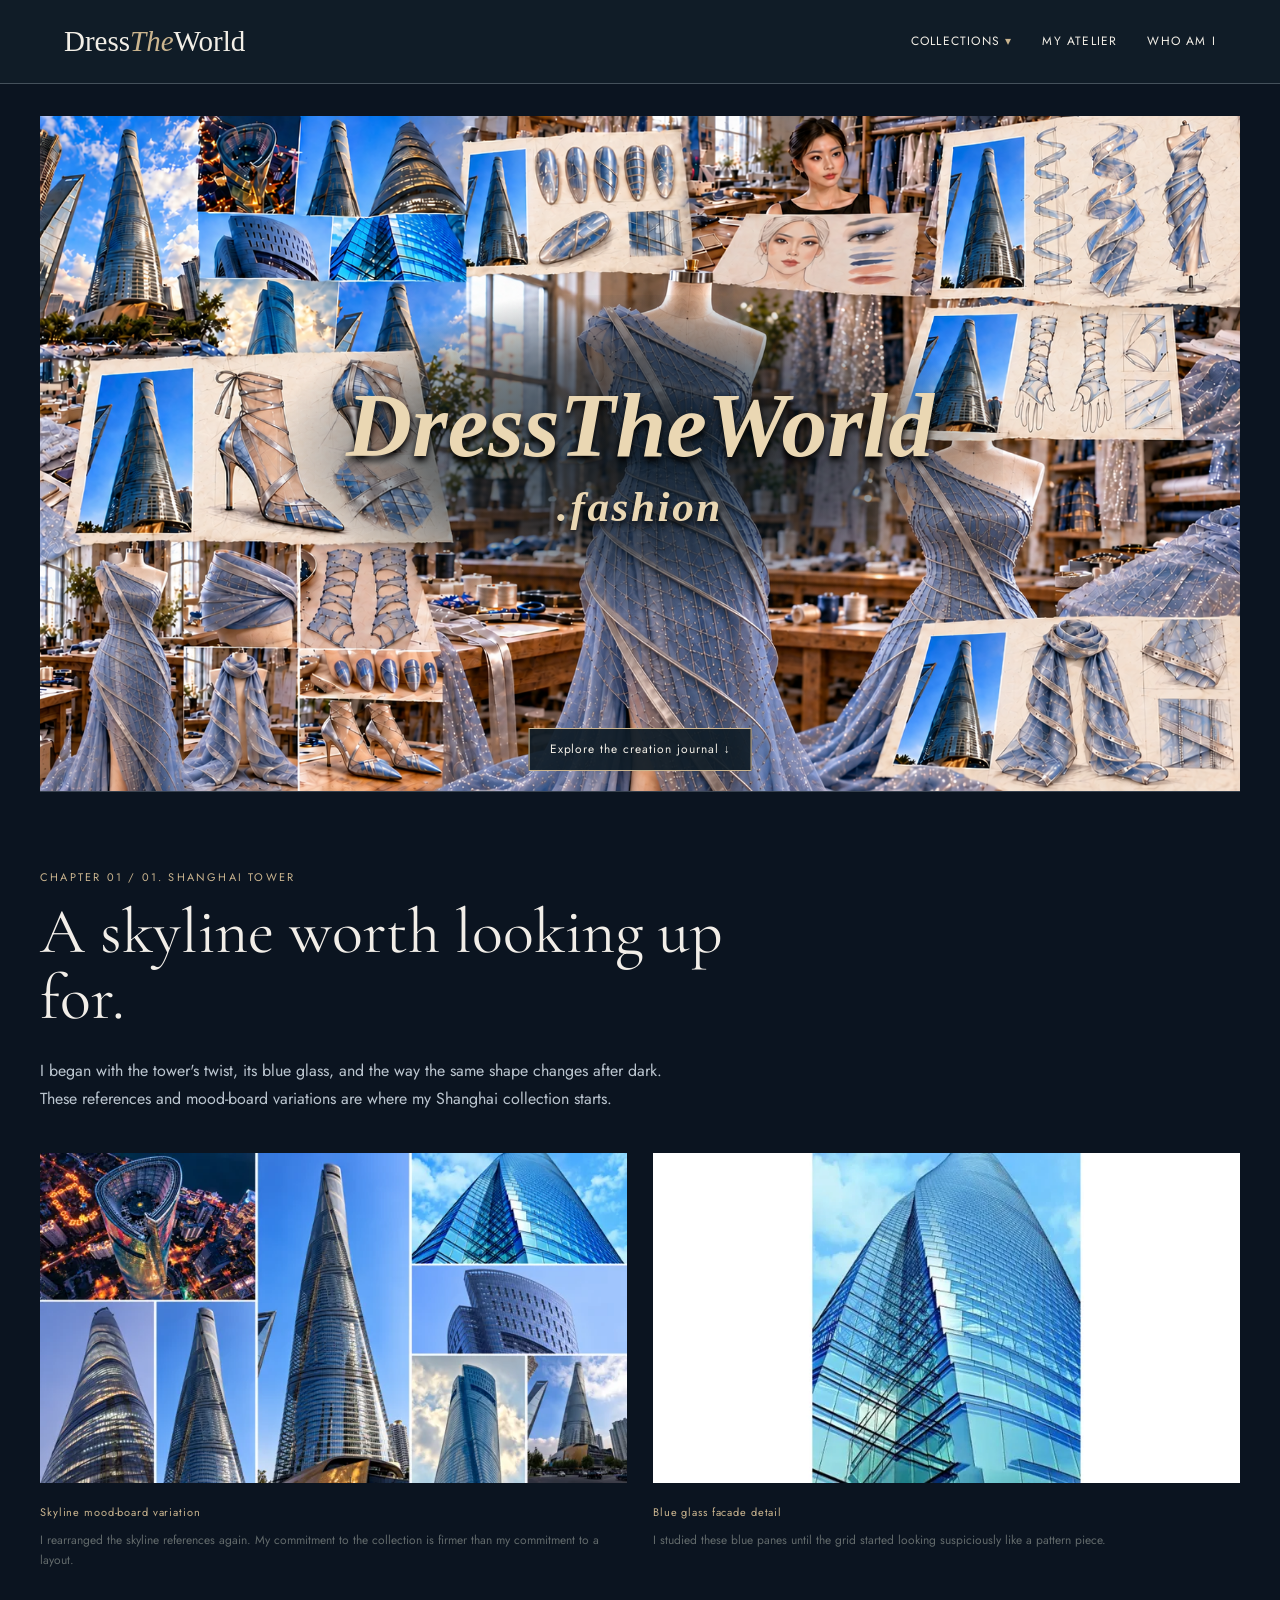
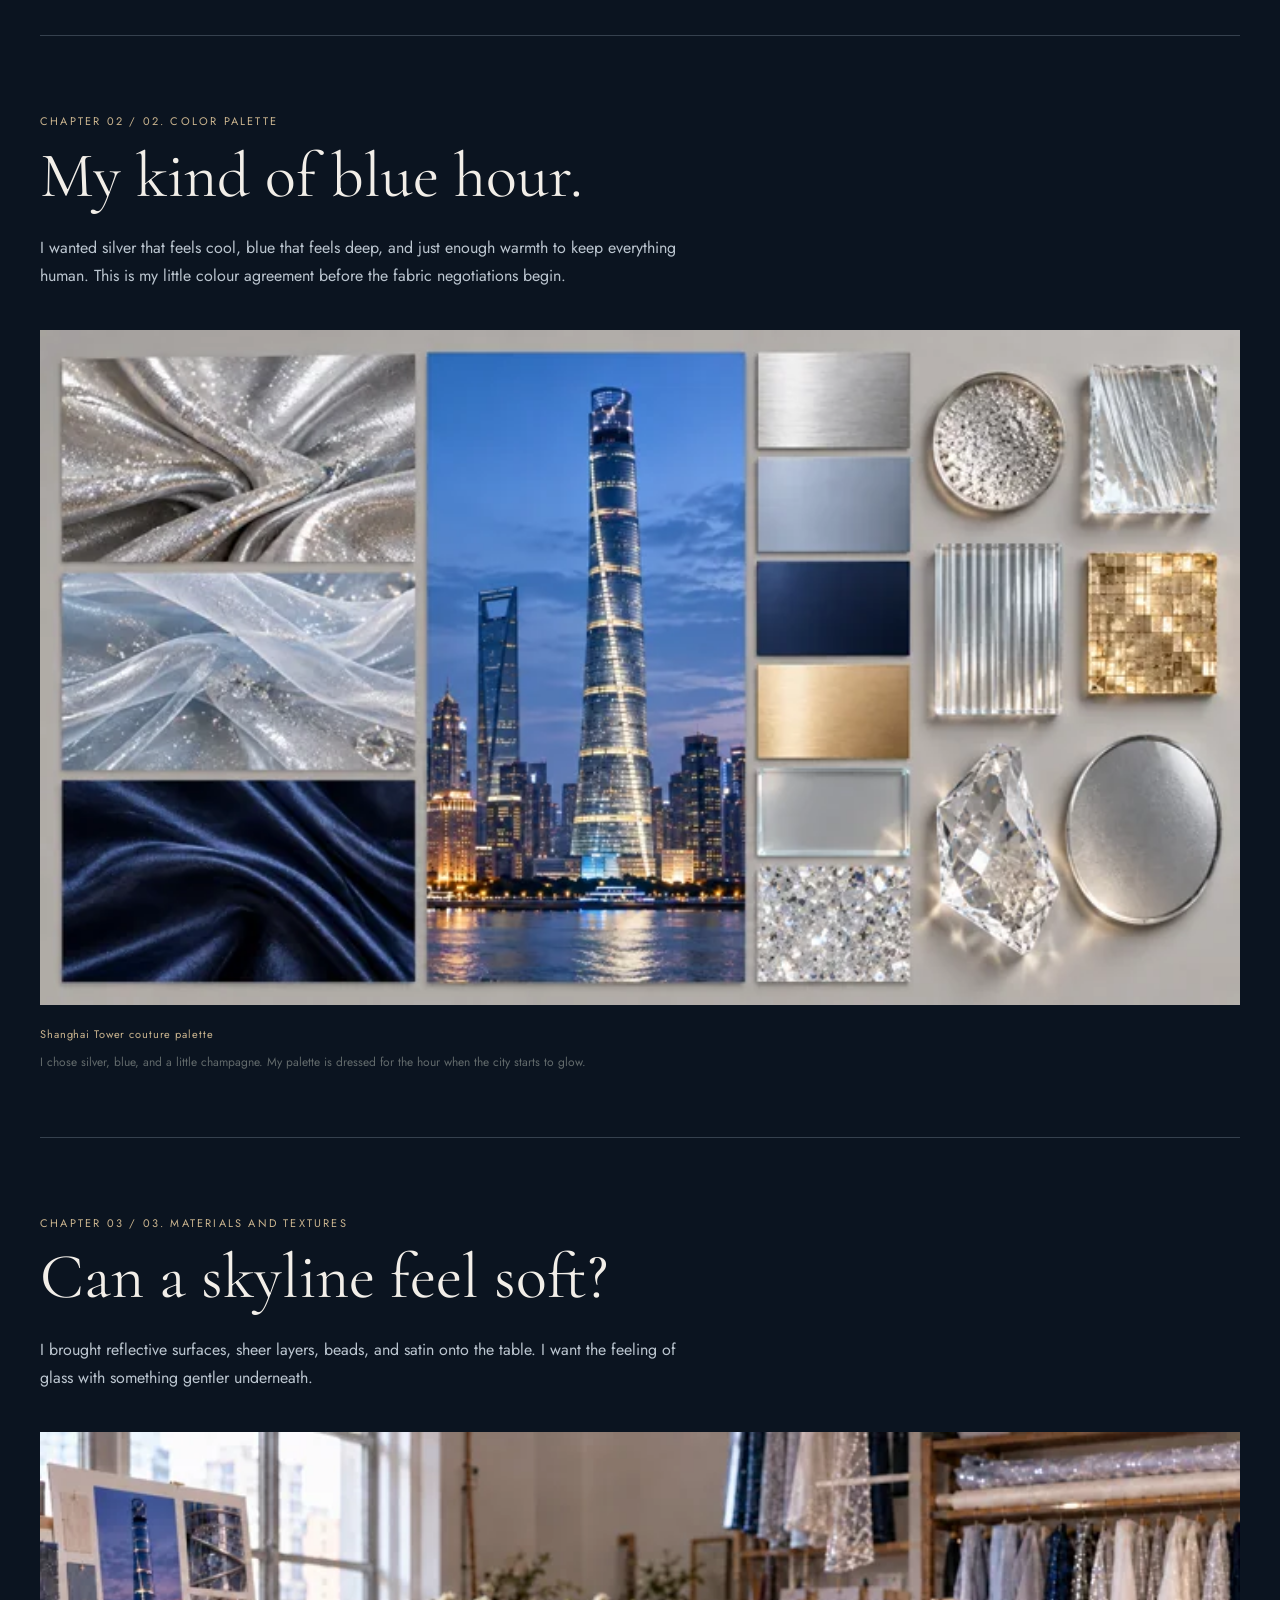
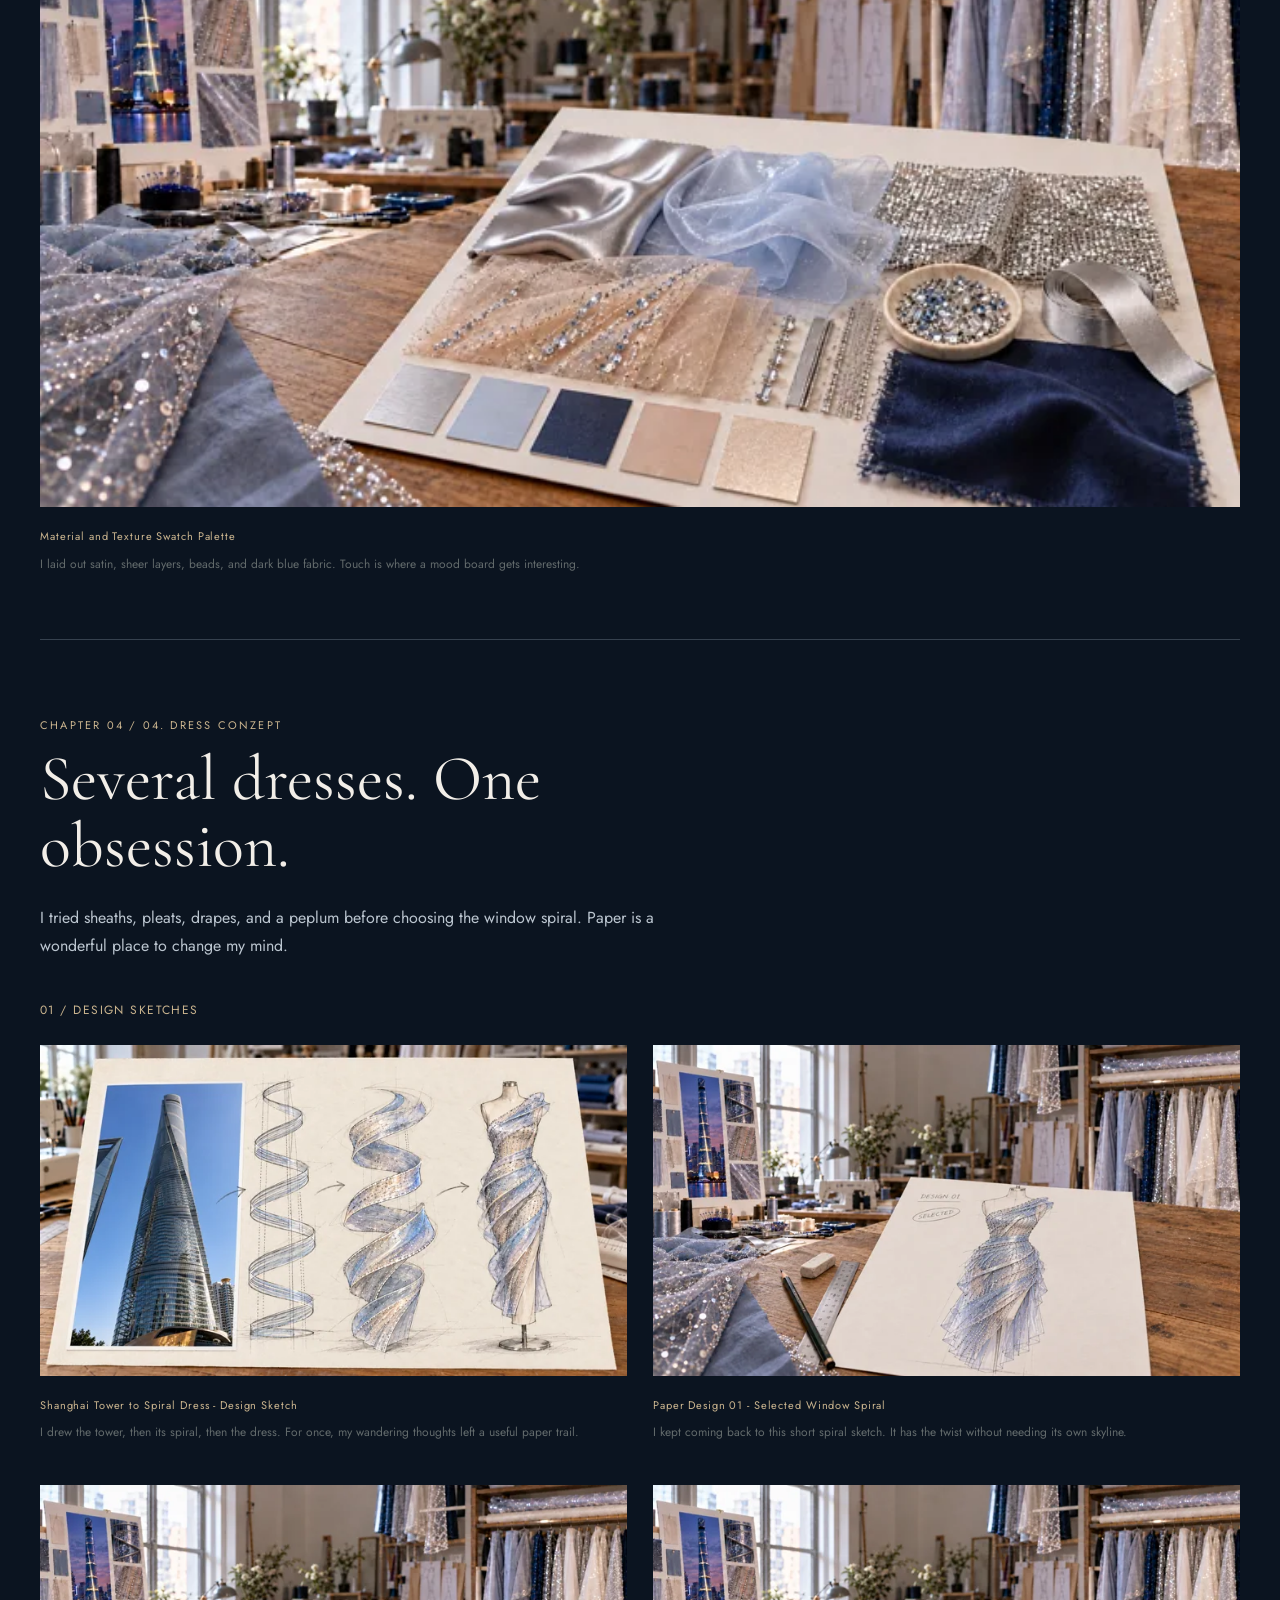
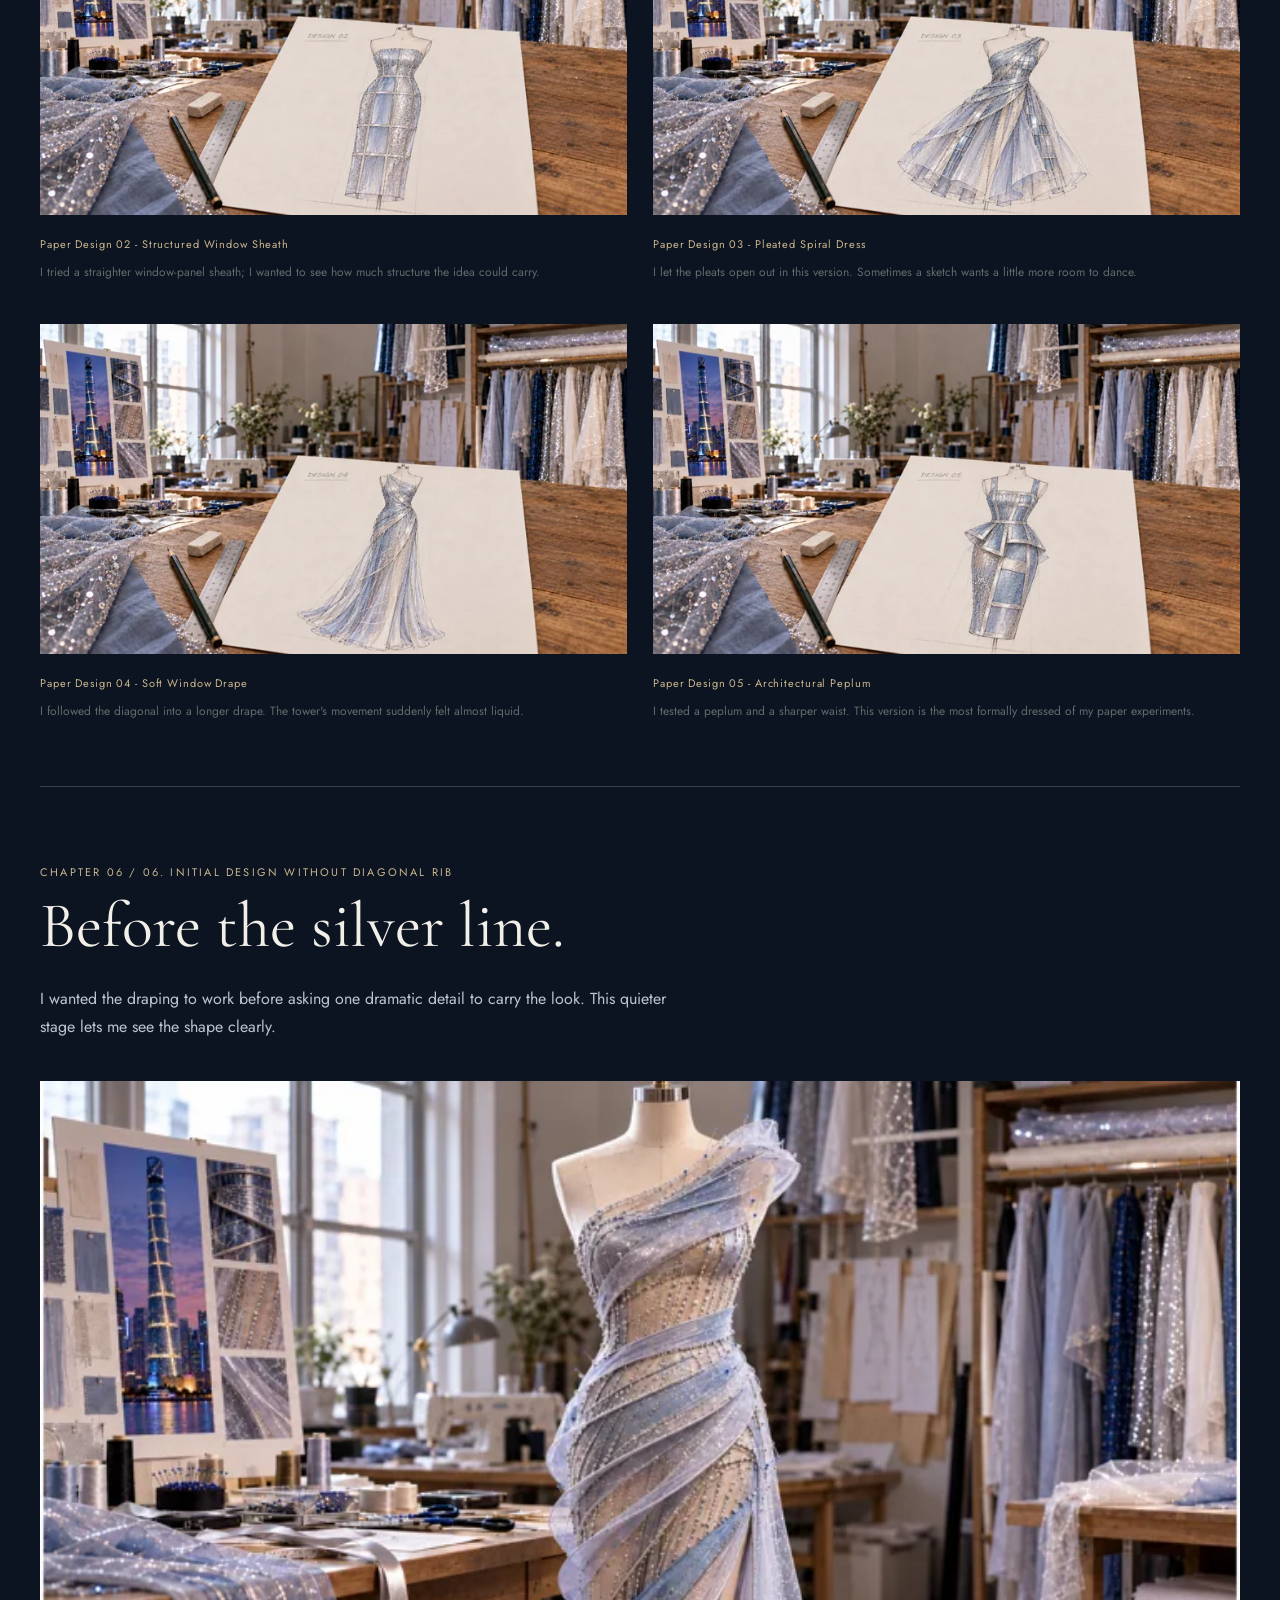
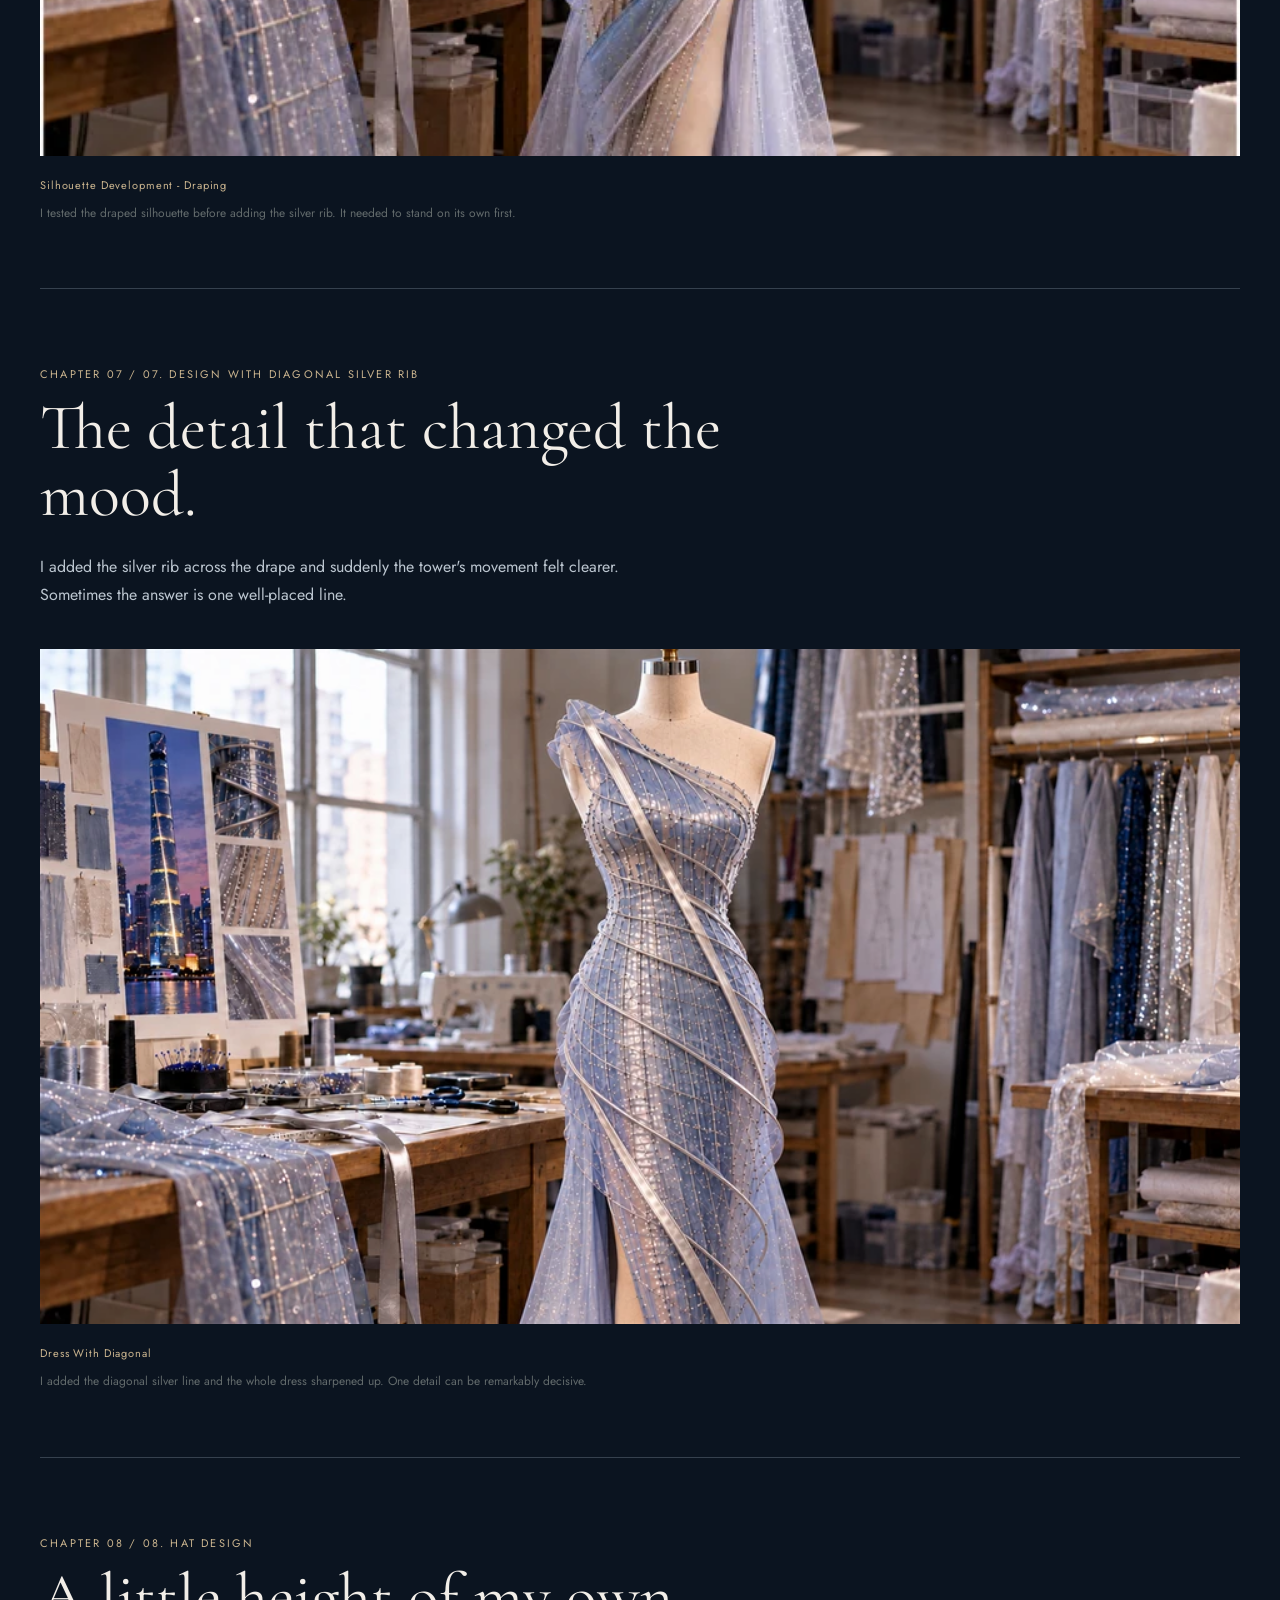
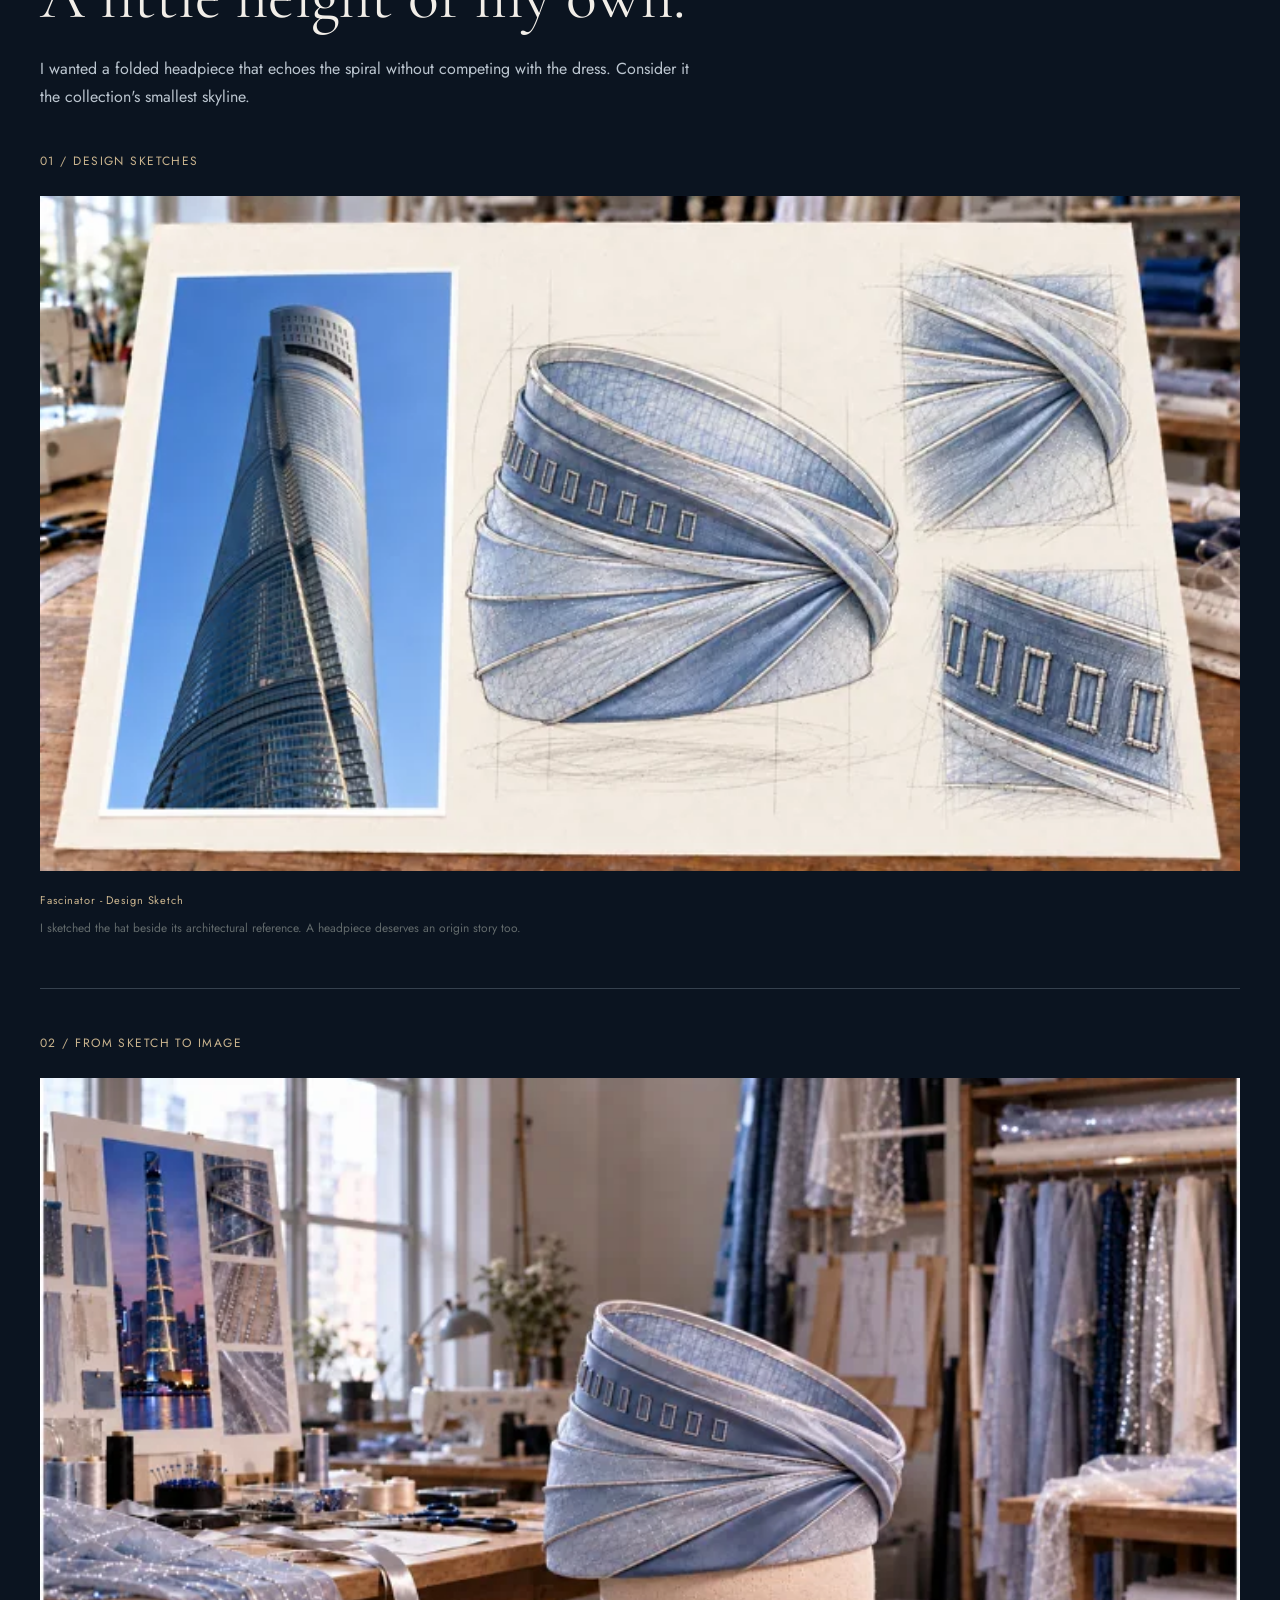
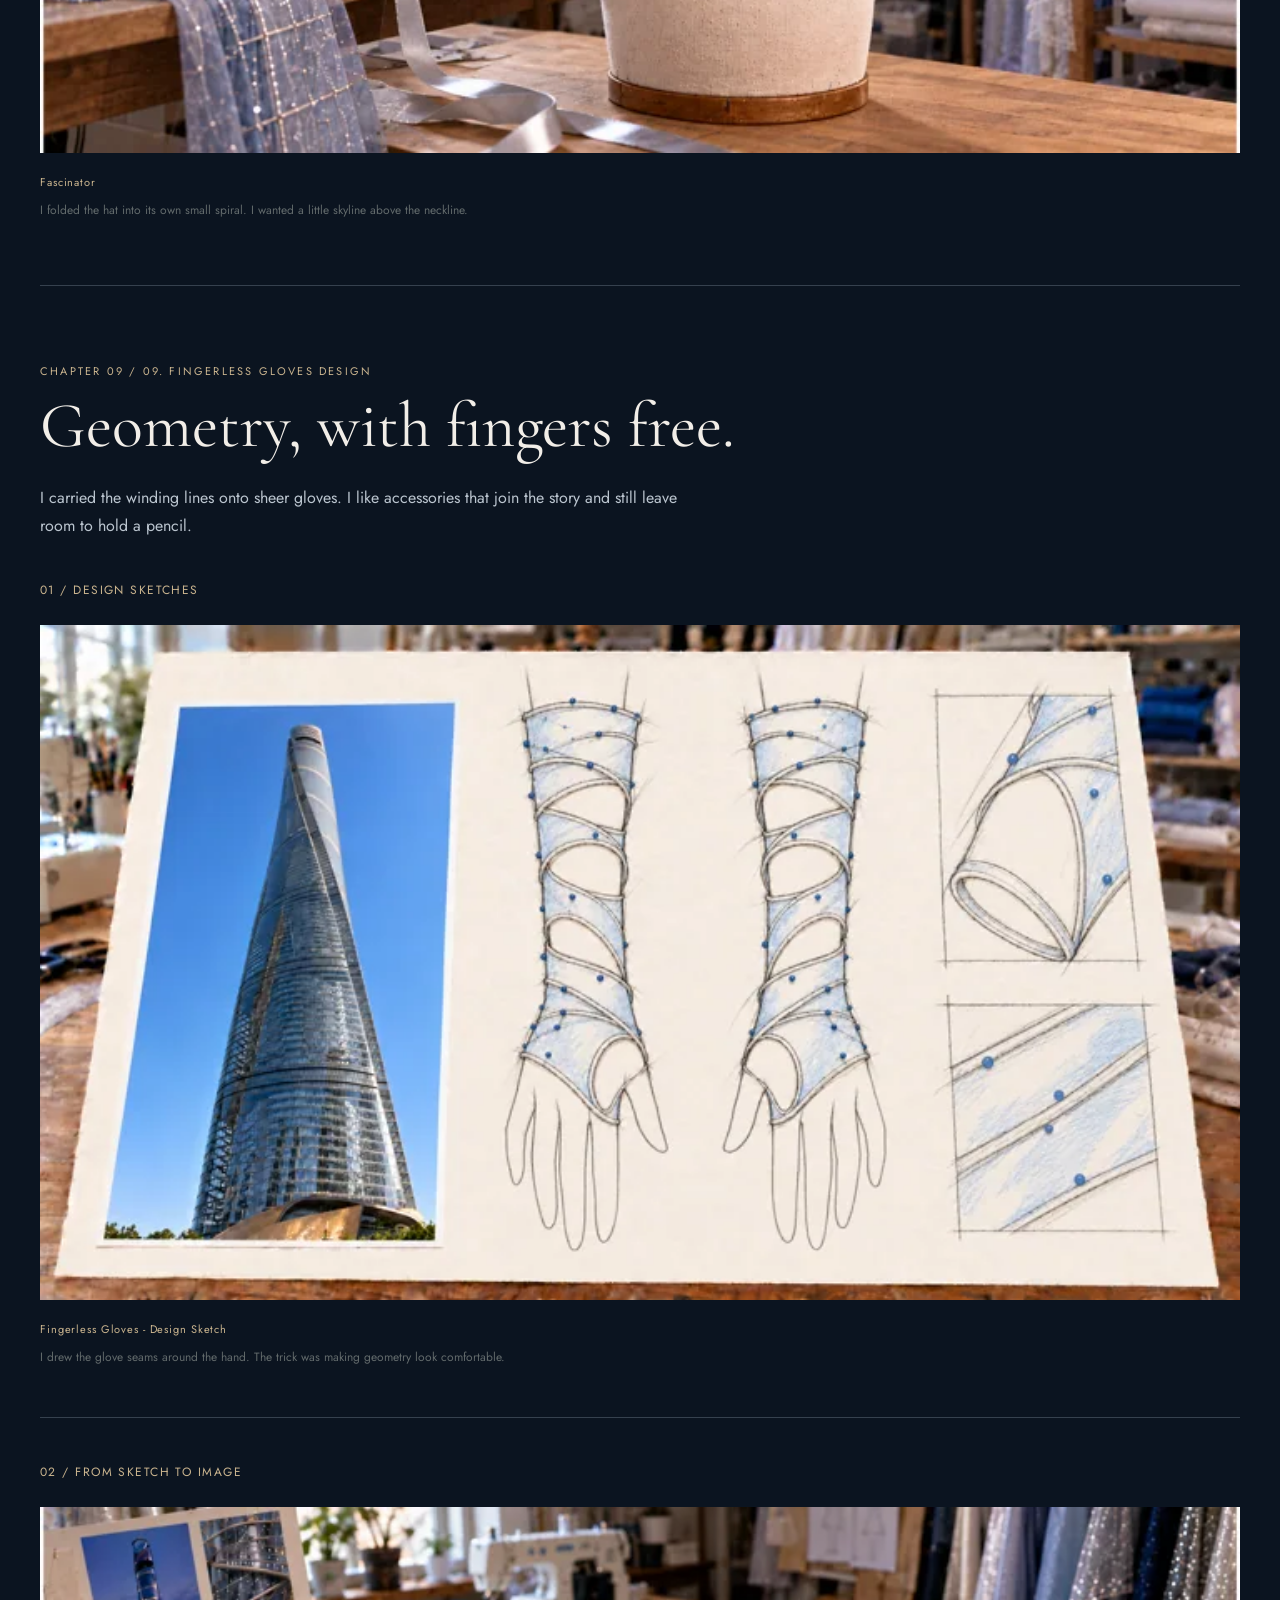
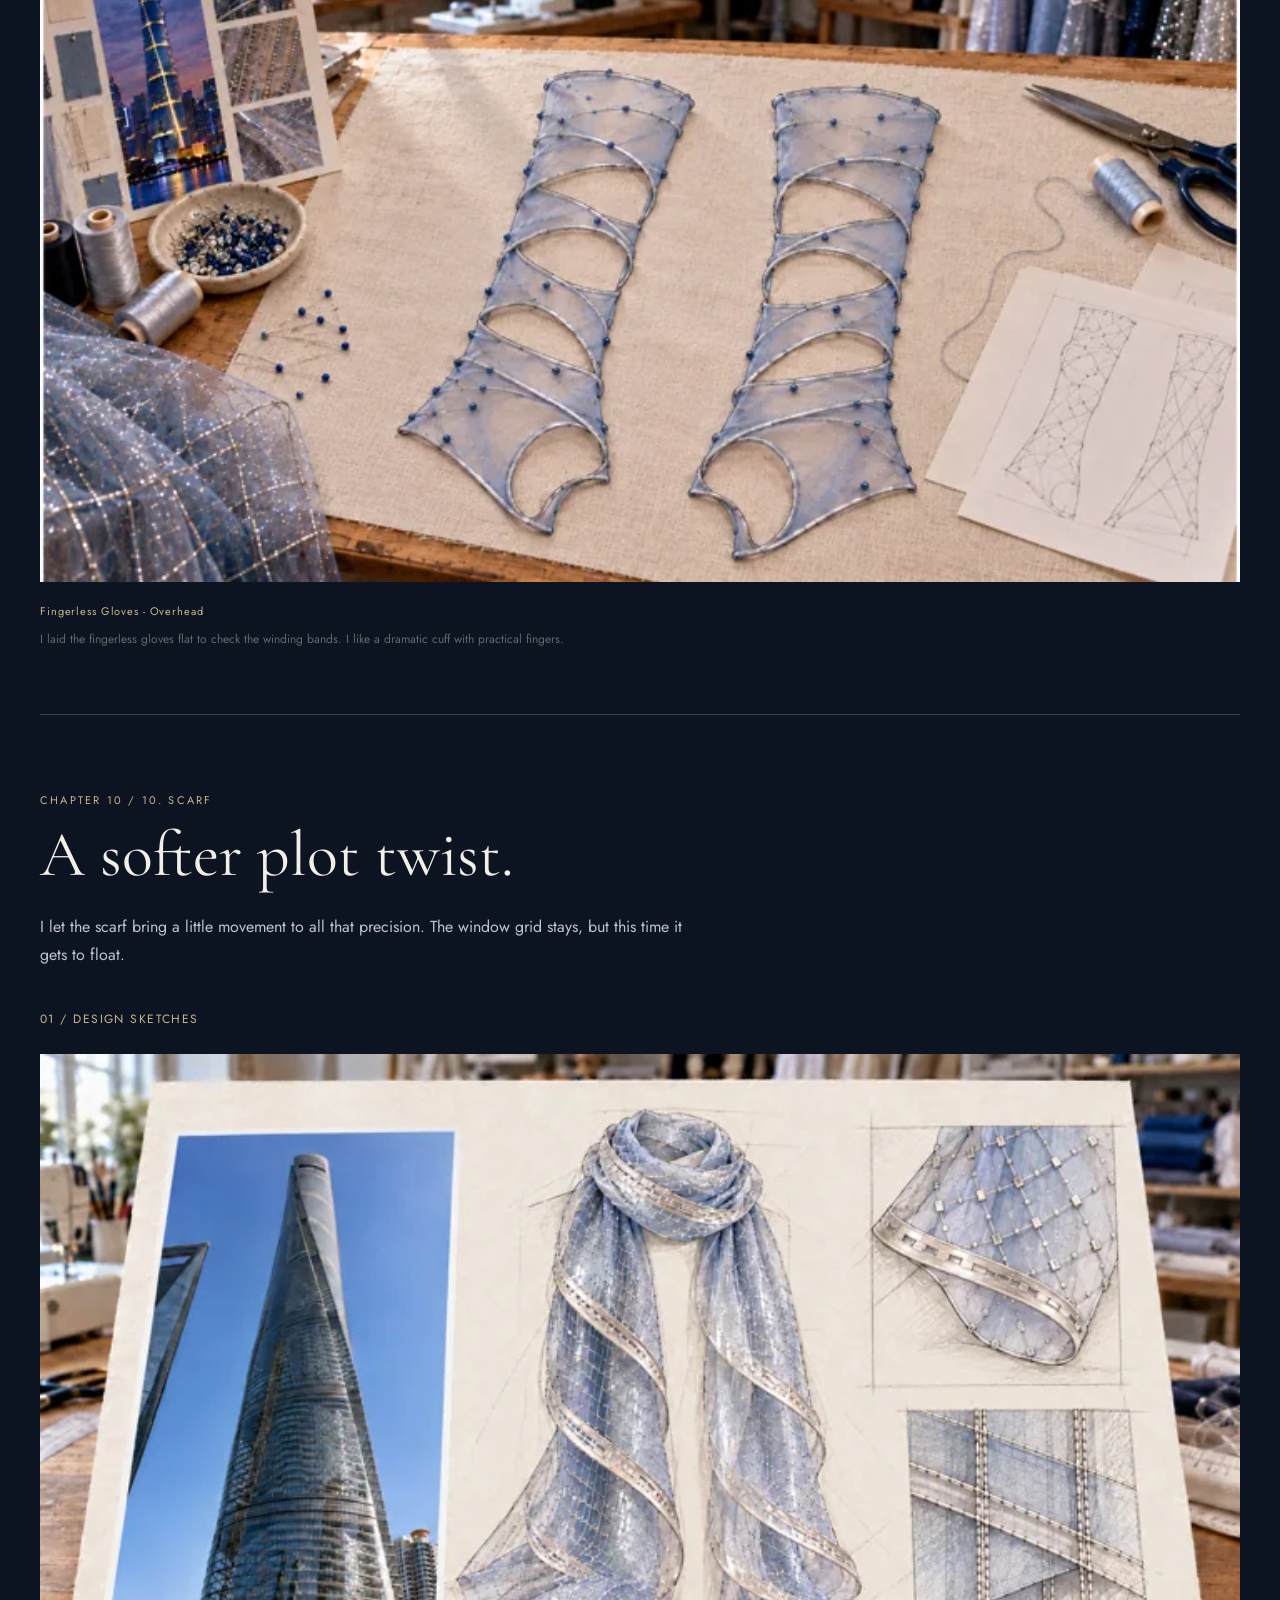
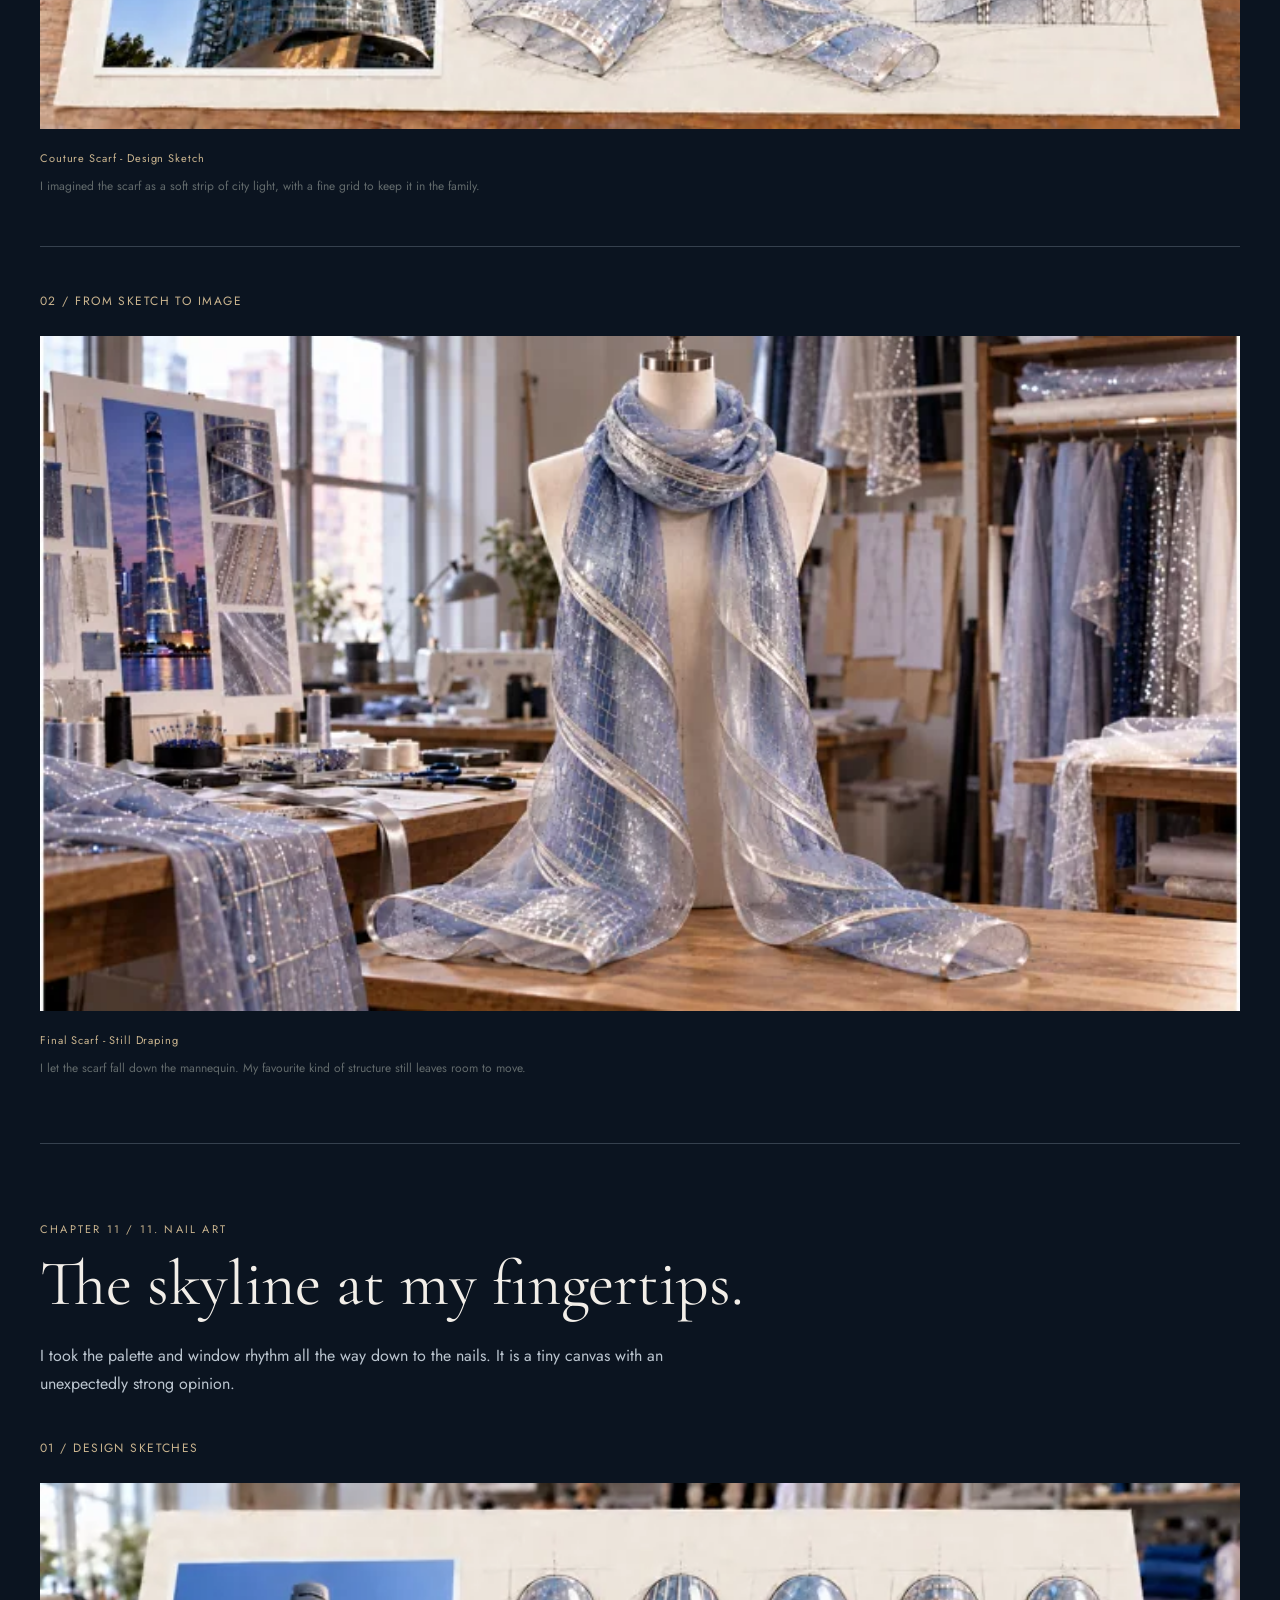
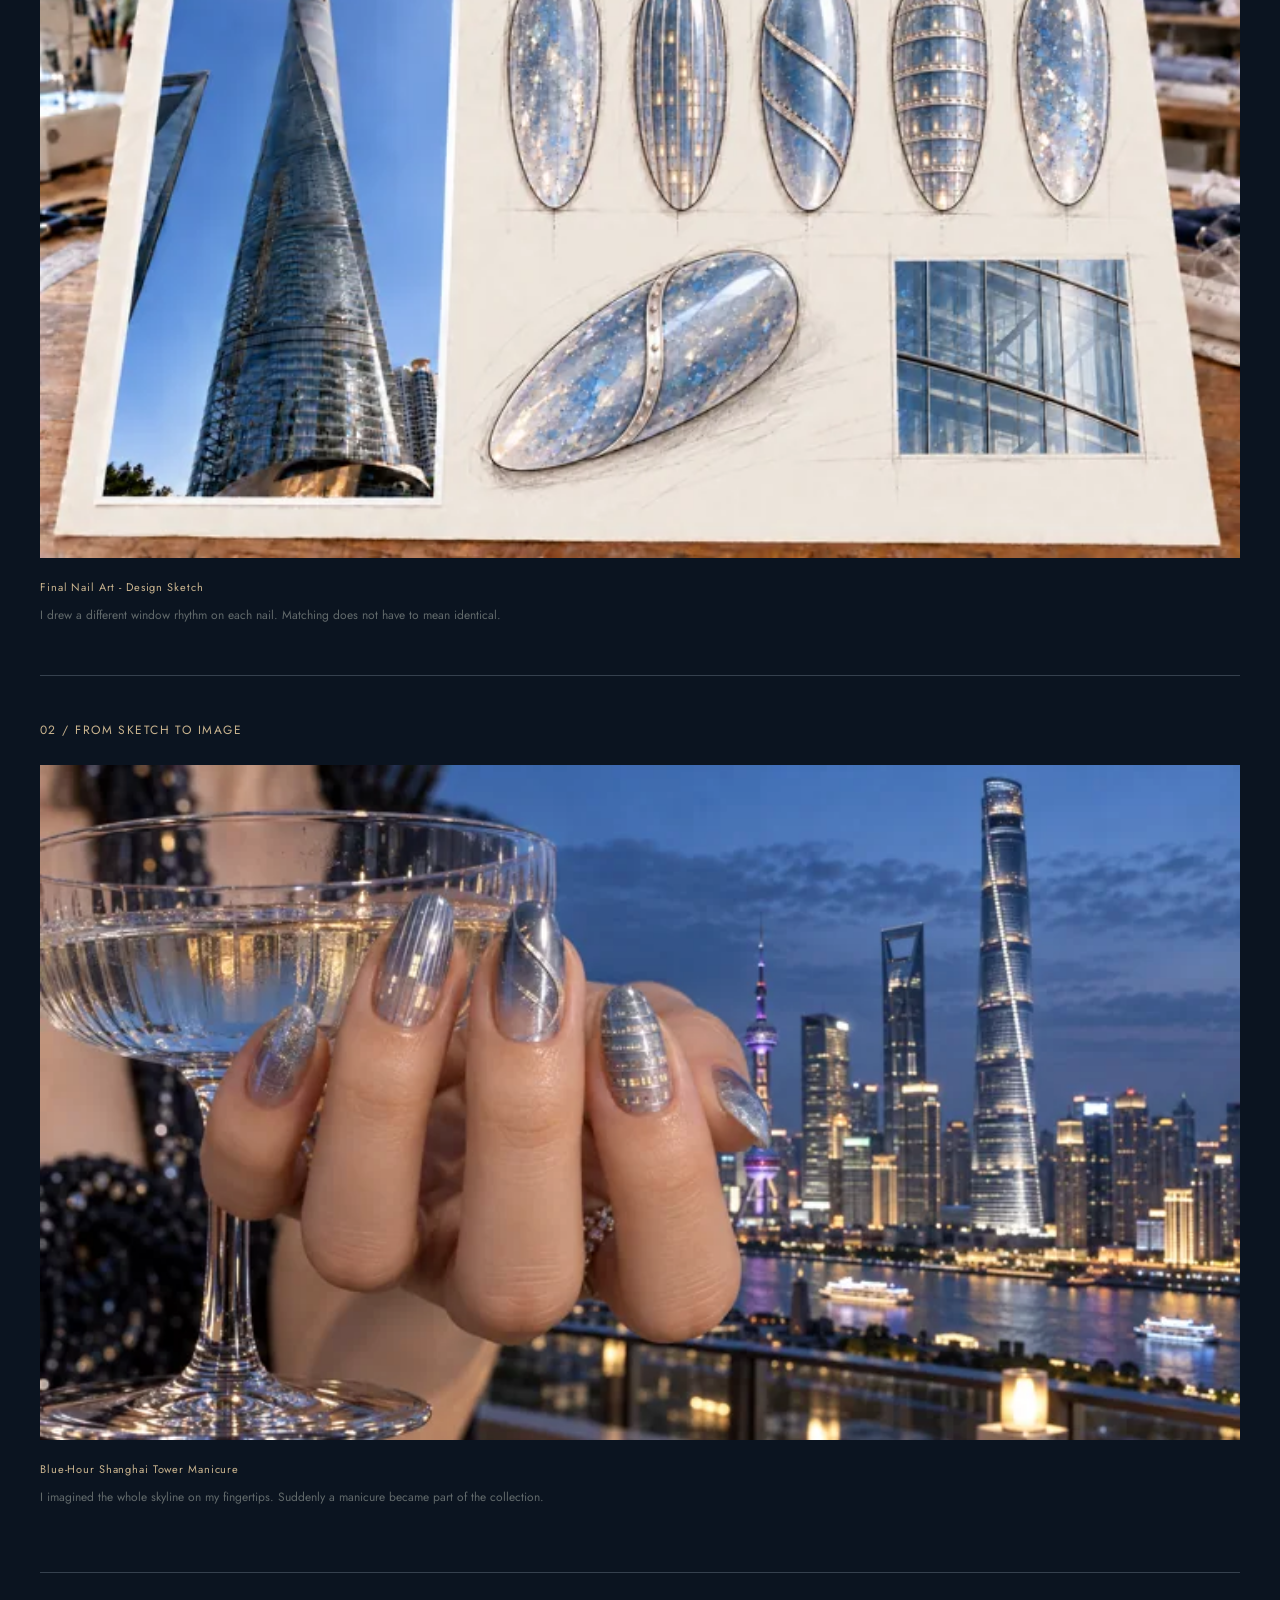
<file: index.html>
<!doctype html>
<html lang="en">
    <head>
        <meta charset="utf-8">
        <meta name="viewport" content="width=device-width,initial-scale=1">
        <meta name="theme-color" content="#0b1420">
        <meta name="description" content="A Swiss-Chinese designer’s Shanghai Tower fashion diary, from architectural references to the complete collection.">
        <title>DressTheWorld | The Shanghai Creation Journal</title>
        <link href="https://fonts.googleapis.com/css2?family=Cormorant+Garamond:ital,wght@0,400;0,500;1,400&family=Jost:wght@300;400;500&display=swap" rel="stylesheet">
        <link rel="stylesheet" href="diary.css">
        <script src="diary.js" defer></script>
        <link rel="stylesheet" href="editorial.css">
        <script defer src="navigation.js"></script>
        <script defer src="https://cloud.umami.is/script.js" data-website-id="072705a8-174e-44c3-b7c8-53ea52c90b67"></script>
        <link rel="stylesheet" href="entry.css">
    </head>
    <body>
        <header class="site-header">
            <a class="site-brand" href="index.html" aria-label="DressTheWorld home">Dress<i>The</i>World</a>
            <nav class="site-nav" aria-label="Primary">
                <details class="collections-menu">
                    <summary>Collections</summary>
                    <div class="collection-links">
                        <a href="index.html#shanghai-tower">Shanghai Tower</a><a href="index.html#taipei-101">Taipei 101<small class="collection-status">(Ready in Christmas 2028)</small></a><a href="index.html#petronas-towers">Petronas Towers<small class="collection-status">(reality in Q1 2027)</small></a><a href="index.html#turning-torso">Turning Torso<small class="collection-status">(primi skizzi in Q1 2027)</small></a><a href="index.html#surprise">Surprise!<small class="collection-status">(reading you comments)</small></a><a href="index.html#kingdom-centre">Kingdom Centre<small class="collection-status">(thinking about it)</small></a><a href="index.html#crown-sydney">Crown Sydney<small class="collection-status">(dreaming about it)</small></a><a href="index.html#burj-khalifa">Burj Khalifa<small class="collection-status">(considering it)</small></a>
                    </div>
                </details>
                <a href="atelier.html">My Atelier</a><a href="about.html">Who Am I</a>
            </nav>
        </header>
        <section class="entry-cover" aria-label="Shanghai Tower collection mood board">
            <div class="entry-artwork">
                <img src="images/shanghai-entry-v3.png" width="1672" height="941" fetchpriority="high" alt="Shanghai Tower collection collage: corrected diagonal dress, architecture, accessories and design studies">
                <div class="entry-title" aria-label="DressTheWorld.fashion">
                    <div class="entry-signature">
                        <span class="entry-brand-name">DressTheWorld</span><span class="entry-brand-domain">.fashion</span>
                    </div>
                </div>
            </div>
            <a class="entry-scroll" href="#shanghai-tower">Explore the creation journal ↓</a>
        </section>
        <main>
            <article class="chapter" id="chapter-01">
                <div class="chapter-heading">
                    <p class="eyebrow">Chapter 01 / 01. Shanghai Tower</p>
                    <h2>A skyline worth looking up for.</h2>
                    <p>I began with the tower&#x27;s twist, its blue glass, and the way the same shape changes after dark. These references and mood-board variations are where my Shanghai collection starts.</p>
                </div>
                <div class="gallery">
                    <figure>
                        <a class="image-link" href="images/diary/011.webp" data-caption="I rearranged the skyline references again. My commitment to the collection is firmer than my commitment to a layout." aria-label="Enlarge: Skyline mood-board variation"><img src="images/diary/011-small.webp" width="1920" height="1080" loading="lazy" decoding="async" alt="Skyline mood-board variation"></a>
                        <figcaption>
                            <span class="image-title">Skyline mood-board variation</span>I rearranged the skyline references again. My commitment to the collection is firmer than my commitment to a layout.
                        </figcaption>
                    </figure>
                    <figure>
                        <a class="image-link" href="images/diary/015.webp" data-caption="I studied these blue panes until the grid started looking suspiciously like a pattern piece." aria-label="Enlarge: Blue glass facade detail"><img src="images/diary/015-small.webp" width="1920" height="1080" loading="lazy" decoding="async" alt="Blue glass facade detail"></a>
                        <figcaption>
                            <span class="image-title">Blue glass facade detail</span>I studied these blue panes until the grid started looking suspiciously like a pattern piece.
                        </figcaption>
                    </figure>
                </div>
            </article>
            <article class="chapter" id="chapter-02">
                <div class="chapter-heading">
                    <p class="eyebrow">Chapter 02 / 02. Color Palette</p>
                    <h2>My kind of blue hour.</h2>
                    <p>I wanted silver that feels cool, blue that feels deep, and just enough warmth to keep everything human. This is my little colour agreement before the fabric negotiations begin.</p>
                </div>
                <div class="gallery">
                    <figure>
                        <a class="image-link" href="images/diary/058.webp" data-caption="I chose silver, blue, and a little champagne. My palette is dressed for the hour when the city starts to glow." aria-label="Enlarge: Shanghai Tower couture palette"><img src="images/diary/058-small.webp" width="1920" height="1080" loading="lazy" decoding="async" alt="Shanghai Tower couture palette"></a>
                        <figcaption>
                            <span class="image-title">Shanghai Tower couture palette</span>I chose silver, blue, and a little champagne. My palette is dressed for the hour when the city starts to glow.
                        </figcaption>
                    </figure>
                </div>
            </article>
            <article class="chapter" id="chapter-03">
                <div class="chapter-heading">
                    <p class="eyebrow">Chapter 03 / 03. Materials and Textures</p>
                    <h2>Can a skyline feel soft?</h2>
                    <p>I brought reflective surfaces, sheer layers, beads, and satin onto the table. I want the feeling of glass with something gentler underneath.</p>
                </div>
                <div class="gallery">
                    <figure>
                        <a class="image-link" href="images/diary/059.webp" data-caption="I laid out satin, sheer layers, beads, and dark blue fabric. Touch is where a mood board gets interesting." aria-label="Enlarge: Material and Texture Swatch Palette"><img src="images/diary/059-small.webp" width="1920" height="1080" loading="lazy" decoding="async" alt="Material and Texture Swatch Palette"></a>
                        <figcaption>
                            <span class="image-title">Material and Texture Swatch Palette</span>I laid out satin, sheer layers, beads, and dark blue fabric. Touch is where a mood board gets interesting.
                        </figcaption>
                    </figure>
                </div>
            </article>
            <article class="chapter" id="chapter-04">
                <div class="chapter-heading">
                    <p class="eyebrow">Chapter 04 / 04. Dress conzept</p>
                    <h2>Several dresses. One obsession.</h2>
                    <p>I tried sheaths, pleats, drapes, and a peplum before choosing the window spiral. Paper is a wonderful place to change my mind.</p>
                </div>
                <div class="sketch-stage">
                    <p class="sequence-label">01 / Design sketches</p>
                    <div class="gallery">
                        <figure>
                            <a class="image-link" href="images/diary/065.webp" data-caption="I drew the tower, then its spiral, then the dress. For once, my wandering thoughts left a useful paper trail." aria-label="Enlarge: Shanghai Tower to Spiral Dress - Design Sketch"><img src="images/diary/065-small.webp" width="1920" height="1080" loading="lazy" decoding="async" alt="Shanghai Tower to Spiral Dress - Design Sketch"></a>
                            <figcaption>
                                <span class="image-title">Shanghai Tower to Spiral Dress - Design Sketch</span>I drew the tower, then its spiral, then the dress. For once, my wandering thoughts left a useful paper trail.
                            </figcaption>
                        </figure>
                        <figure>
                            <a class="image-link" href="images/diary/060.webp" data-caption="I kept coming back to this short spiral sketch. It has the twist without needing its own skyline." aria-label="Enlarge: Paper Design 01 - Selected Window Spiral"><img src="images/diary/060-small.webp" width="1920" height="1080" loading="lazy" decoding="async" alt="Paper Design 01 - Selected Window Spiral"></a>
                            <figcaption>
                                <span class="image-title">Paper Design 01 - Selected Window Spiral</span>I kept coming back to this short spiral sketch. It has the twist without needing its own skyline.
                            </figcaption>
                        </figure>
                        <figure>
                            <a class="image-link" href="images/diary/061.webp" data-caption="I tried a straighter window-panel sheath; I wanted to see how much structure the idea could carry." aria-label="Enlarge: Paper Design 02 - Structured Window Sheath"><img src="images/diary/061-small.webp" width="1920" height="1080" loading="lazy" decoding="async" alt="Paper Design 02 - Structured Window Sheath"></a>
                            <figcaption>
                                <span class="image-title">Paper Design 02 - Structured Window Sheath</span>I tried a straighter window-panel sheath; I wanted to see how much structure the idea could carry.
                            </figcaption>
                        </figure>
                        <figure>
                            <a class="image-link" href="images/diary/062.webp" data-caption="I let the pleats open out in this version. Sometimes a sketch wants a little more room to dance." aria-label="Enlarge: Paper Design 03 - Pleated Spiral Dress"><img src="images/diary/062-small.webp" width="1920" height="1080" loading="lazy" decoding="async" alt="Paper Design 03 - Pleated Spiral Dress"></a>
                            <figcaption>
                                <span class="image-title">Paper Design 03 - Pleated Spiral Dress</span>I let the pleats open out in this version. Sometimes a sketch wants a little more room to dance.
                            </figcaption>
                        </figure>
                        <figure>
                            <a class="image-link" href="images/diary/063.webp" data-caption="I followed the diagonal into a longer drape. The tower&#x27;s movement suddenly felt almost liquid." aria-label="Enlarge: Paper Design 04 - Soft Window Drape"><img src="images/diary/063-small.webp" width="1920" height="1080" loading="lazy" decoding="async" alt="Paper Design 04 - Soft Window Drape"></a>
                            <figcaption>
                                <span class="image-title">Paper Design 04 - Soft Window Drape</span>I followed the diagonal into a longer drape. The tower&#x27;s movement suddenly felt almost liquid.
                            </figcaption>
                        </figure>
                        <figure>
                            <a class="image-link" href="images/diary/064.webp" data-caption="I tested a peplum and a sharper waist. This version is the most formally dressed of my paper experiments." aria-label="Enlarge: Paper Design 05 - Architectural Peplum"><img src="images/diary/064-small.webp" width="1920" height="1080" loading="lazy" decoding="async" alt="Paper Design 05 - Architectural Peplum"></a>
                            <figcaption>
                                <span class="image-title">Paper Design 05 - Architectural Peplum</span>I tested a peplum and a sharper waist. This version is the most formally dressed of my paper experiments.
                            </figcaption>
                        </figure>
                    </div>
                </div>
            </article>
            <article class="chapter" id="chapter-06a">
                <div class="chapter-heading">
                    <p class="eyebrow">Chapter 06 / 06. Initial Design Without Diagonal Rib</p>
                    <h2>Before the silver line.</h2>
                    <p>I wanted the draping to work before asking one dramatic detail to carry the look. This quieter stage lets me see the shape clearly.</p>
                </div>
                <div class="gallery">
                    <figure>
                        <a class="image-link" href="images/diary/077.webp" data-caption="I tested the draped silhouette before adding the silver rib. It needed to stand on its own first." aria-label="Enlarge: Silhouette Development - Draping"><img src="images/diary/077-small.webp" width="1920" height="1080" loading="lazy" decoding="async" alt="Silhouette Development - Draping"></a>
                        <figcaption>
                            <span class="image-title">Silhouette Development - Draping</span>I tested the draped silhouette before adding the silver rib. It needed to stand on its own first.
                        </figcaption>
                    </figure>
                </div>
            </article>
            <article class="chapter" id="chapter-06b">
                <div class="chapter-heading">
                    <p class="eyebrow">Chapter 07 / 07. Design With Diagonal Silver Rib</p>
                    <h2>The detail that changed the mood.</h2>
                    <p>I added the silver rib across the drape and suddenly the tower&#x27;s movement felt clearer. Sometimes the answer is one well-placed line.</p>
                </div>
                <div class="gallery">
                    <figure>
                        <a class="image-link" href="images/diary/078.webp" data-caption="I added the diagonal silver line and the whole dress sharpened up. One detail can be remarkably decisive." aria-label="Enlarge: Dress With Diagonal"><img src="images/diary/078-small.webp" width="1920" height="1080" loading="lazy" decoding="async" alt="Dress With Diagonal"></a>
                        <figcaption>
                            <span class="image-title">Dress With Diagonal</span>I added the diagonal silver line and the whole dress sharpened up. One detail can be remarkably decisive.
                        </figcaption>
                    </figure>
                </div>
            </article>
            <article class="chapter" id="chapter-07">
                <div class="chapter-heading">
                    <p class="eyebrow">Chapter 08 / 08. Hat Design</p>
                    <h2>A little height of my own.</h2>
                    <p>I wanted a folded headpiece that echoes the spiral without competing with the dress. Consider it the collection&#x27;s smallest skyline.</p>
                </div>
                <div class="sketch-stage">
                    <p class="sequence-label">01 / Design sketches</p>
                    <div class="gallery">
                        <figure>
                            <a class="image-link" href="images/diary/080.webp" data-caption="I sketched the hat beside its architectural reference. A headpiece deserves an origin story too." aria-label="Enlarge: Fascinator - Design Sketch"><img src="images/diary/080-small.webp" width="1920" height="1080" loading="lazy" decoding="async" alt="Fascinator - Design Sketch"></a>
                            <figcaption>
                                <span class="image-title">Fascinator - Design Sketch</span>I sketched the hat beside its architectural reference. A headpiece deserves an origin story too.
                            </figcaption>
                        </figure>
                    </div>
                </div>
                <div class="image-stage">
                    <p class="sequence-label">02 / From sketch to image</p>
                    <div class="gallery">
                        <figure>
                            <a class="image-link" href="images/diary/079.webp" data-caption="I folded the hat into its own small spiral. I wanted a little skyline above the neckline." aria-label="Enlarge: Fascinator"><img src="images/diary/079-small.webp" width="1920" height="1080" loading="lazy" decoding="async" alt="Fascinator"></a>
                            <figcaption>
                                <span class="image-title">Fascinator</span>I folded the hat into its own small spiral. I wanted a little skyline above the neckline.
                            </figcaption>
                        </figure>
                    </div>
                </div>
            </article>
            <article class="chapter" id="chapter-08">
                <div class="chapter-heading">
                    <p class="eyebrow">Chapter 09 / 09. Fingerless Gloves Design</p>
                    <h2>Geometry, with fingers free.</h2>
                    <p>I carried the winding lines onto sheer gloves. I like accessories that join the story and still leave room to hold a pencil.</p>
                </div>
                <div class="sketch-stage">
                    <p class="sequence-label">01 / Design sketches</p>
                    <div class="gallery">
                        <figure>
                            <a class="image-link" href="images/diary/082.webp" data-caption="I drew the glove seams around the hand. The trick was making geometry look comfortable." aria-label="Enlarge: Fingerless Gloves - Design Sketch"><img src="images/diary/082-small.webp" width="1920" height="1080" loading="lazy" decoding="async" alt="Fingerless Gloves - Design Sketch"></a>
                            <figcaption>
                                <span class="image-title">Fingerless Gloves - Design Sketch</span>I drew the glove seams around the hand. The trick was making geometry look comfortable.
                            </figcaption>
                        </figure>
                    </div>
                </div>
                <div class="image-stage">
                    <p class="sequence-label">02 / From sketch to image</p>
                    <div class="gallery">
                        <figure>
                            <a class="image-link" href="images/diary/081.webp" data-caption="I laid the fingerless gloves flat to check the winding bands. I like a dramatic cuff with practical fingers." aria-label="Enlarge: Fingerless Gloves - Overhead"><img src="images/diary/081-small.webp" width="1920" height="1080" loading="lazy" decoding="async" alt="Fingerless Gloves - Overhead"></a>
                            <figcaption>
                                <span class="image-title">Fingerless Gloves - Overhead</span>I laid the fingerless gloves flat to check the winding bands. I like a dramatic cuff with practical fingers.
                            </figcaption>
                        </figure>
                    </div>
                </div>
            </article>
            <article class="chapter" id="chapter-09">
                <div class="chapter-heading">
                    <p class="eyebrow">Chapter 10 / 10. Scarf</p>
                    <h2>A softer plot twist.</h2>
                    <p>I let the scarf bring a little movement to all that precision. The window grid stays, but this time it gets to float.</p>
                </div>
                <div class="sketch-stage">
                    <p class="sequence-label">01 / Design sketches</p>
                    <div class="gallery">
                        <figure>
                            <a class="image-link" href="images/diary/083.webp" data-caption="I imagined the scarf as a soft strip of city light, with a fine grid to keep it in the family." aria-label="Enlarge: Couture Scarf - Design Sketch"><img src="images/diary/083-small.webp" width="1920" height="1080" loading="lazy" decoding="async" alt="Couture Scarf - Design Sketch"></a>
                            <figcaption>
                                <span class="image-title">Couture Scarf - Design Sketch</span>I imagined the scarf as a soft strip of city light, with a fine grid to keep it in the family.
                            </figcaption>
                        </figure>
                    </div>
                </div>
                <div class="image-stage">
                    <p class="sequence-label">02 / From sketch to image</p>
                    <div class="gallery">
                        <figure>
                            <a class="image-link" href="images/diary/084.webp" data-caption="I let the scarf fall down the mannequin. My favourite kind of structure still leaves room to move." aria-label="Enlarge: Final Scarf - Still Draping"><img src="images/diary/084-small.webp" width="1920" height="1080" loading="lazy" decoding="async" alt="Final Scarf - Still Draping"></a>
                            <figcaption>
                                <span class="image-title">Final Scarf - Still Draping</span>I let the scarf fall down the mannequin. My favourite kind of structure still leaves room to move.
                            </figcaption>
                        </figure>
                    </div>
                </div>
            </article>
            <article class="chapter" id="chapter-10">
                <div class="chapter-heading">
                    <p class="eyebrow">Chapter 11 / 11. Nail Art</p>
                    <h2>The skyline at my fingertips.</h2>
                    <p>I took the palette and window rhythm all the way down to the nails. It is a tiny canvas with an unexpectedly strong opinion.</p>
                </div>
                <div class="sketch-stage">
                    <p class="sequence-label">01 / Design sketches</p>
                    <div class="gallery">
                        <figure>
                            <a class="image-link" href="images/diary/019.webp" data-caption="I drew a different window rhythm on each nail. Matching does not have to mean identical." aria-label="Enlarge: Final Nail Art - Design Sketch"><img src="images/diary/019-small.webp" width="1920" height="1080" loading="lazy" decoding="async" alt="Final Nail Art - Design Sketch"></a>
                            <figcaption>
                                <span class="image-title">Final Nail Art - Design Sketch</span>I drew a different window rhythm on each nail. Matching does not have to mean identical.
                            </figcaption>
                        </figure>
                    </div>
                </div>
                <div class="image-stage">
                    <p class="sequence-label">02 / From sketch to image</p>
                    <div class="gallery">
                        <figure>
                            <a class="image-link" href="images/diary/017.webp" data-caption="I imagined the whole skyline on my fingertips. Suddenly a manicure became part of the collection." aria-label="Enlarge: Blue-Hour Shanghai Tower Manicure"><img src="images/diary/017-small.webp" width="1920" height="1080" loading="lazy" decoding="async" alt="Blue-Hour Shanghai Tower Manicure"></a>
                            <figcaption>
                                <span class="image-title">Blue-Hour Shanghai Tower Manicure</span>I imagined the whole skyline on my fingertips. Suddenly a manicure became part of the collection.
                            </figcaption>
                        </figure>
                    </div>
                </div>
            </article>
            <article class="chapter" id="chapter-11">
                <div class="chapter-heading">
                    <p class="eyebrow">Chapter 12 / 12. Lace-Up Shoes</p>
                    <h2>A grounded kind of drama.</h2>
                    <p>I used pointed toes, translucent-looking panels, and winding laces to carry the idea to the floor. The last detail should feel as considered as the first.</p>
                </div>
                <div class="sketch-stage">
                    <p class="sequence-label">01 / Design sketches</p>
                    <div class="gallery">
                        <figure>
                            <a class="image-link" href="images/diary/021.webp" data-caption="I sketched the laces from front to back; a dramatic entrance should survive an exit." aria-label="Enlarge: Lace-Up Shoes - Design Sketch"><img src="images/diary/021-small.webp" width="1920" height="1080" loading="lazy" decoding="async" alt="Lace-Up Shoes - Design Sketch"></a>
                            <figcaption>
                                <span class="image-title">Lace-Up Shoes - Design Sketch</span>I sketched the laces from front to back; a dramatic entrance should survive an exit.
                            </figcaption>
                        </figure>
                    </div>
                </div>
                <div class="image-stage">
                    <p class="sequence-label">02 / From sketch to image</p>
                    <div class="gallery">
                        <figure>
                            <a class="image-link" href="images/diary/020.webp" data-caption="I gave the pointed shoes translucent panels and winding straps. My feet apparently wanted architecture too." aria-label="Enlarge: Lace-Up Shoes"><img src="images/diary/020-small.webp" width="1920" height="1080" loading="lazy" decoding="async" alt="Lace-Up Shoes"></a>
                            <figcaption>
                                <span class="image-title">Lace-Up Shoes</span>I gave the pointed shoes translucent panels and winding straps. My feet apparently wanted architecture too.
                            </figcaption>
                        </figure>
                    </div>
                </div>
            </article>
            <article class="chapter" id="chapter-12">
                <div class="chapter-heading">
                    <p class="eyebrow">Chapter 13 / 13. Complete Look</p>
                    <h2>Everyone finally gets dressed.</h2>
                    <p>I put the whole ensemble on the mannequin to check the conversation between the dress and accessories. It is a useful pause before adding a person.</p>
                </div>
                <div class="gallery">
                    <figure>
                        <a class="image-link" href="images/diary/022.webp" data-caption="I finally put the dress, scarf, hat, gloves, and shoes together. My mannequin has a very full social calendar." aria-label="Enlarge: Complete Couture Look - Final Hat Option 07 - Mannequin"><img src="images/diary/022-small.webp" width="1920" height="1080" loading="lazy" decoding="async" alt="Complete Couture Look - Final Hat Option 07 - Mannequin"></a>
                        <figcaption>
                            <span class="image-title">Complete Couture Look - Final Hat Option 07 - Mannequin</span>I finally put the dress, scarf, hat, gloves, and shoes together. My mannequin has a very full social calendar.
                        </figcaption>
                    </figure>
                </div>
            </article>
            <article class="chapter" id="chapter-14">
                <div class="chapter-heading">
                    <p class="eyebrow">Chapter 14 / 14. Model Casting and Final Look</p>
                    <h2>Finding the collection’s presence.</h2>
                    <p>I compared ten casting visuals in the same black dress and atelier setting. Expressions and posture change how I read a silhouette; the board helps me see those differences together.</p>
                </div>
                <div class="gallery">
                    <figure>
                        <a class="image-link" href="images/diary/033.webp" data-caption="I lined up all ten casting options. Choosing a collection&#x27;s presence takes more than choosing a dress size." aria-label="Enlarge: Model Casting - Working Atelier Board"><img src="images/diary/033-small.webp" width="1920" height="1080" loading="lazy" decoding="async" alt="Model Casting - Working Atelier Board"></a>
                        <figcaption>
                            <span class="image-title">Model Casting - Working Atelier Board</span>I lined up all ten casting options. Choosing a collection&#x27;s presence takes more than choosing a dress size.
                        </figcaption>
                    </figure>
                </div>
            </article>
            <article class="chapter" id="chapter-15">
                <div class="chapter-heading">
                    <p class="eyebrow">Chapter 15 / 15. Model Makeup</p>
                    <h2>A little glass, around the eyes.</h2>
                    <p>I translated the cool palette into a face chart, application study, and finished look. I wanted the eyes to echo the collection while the rest of the face stayed soft.</p>
                </div>
                <div class="sketch-stage">
                    <p class="sequence-label">01 / Design sketches</p>
                    <div class="gallery">
                        <figure>
                            <a class="image-link" href="images/diary/034.webp" data-caption="I mapped the silver-blue eye onto paper first. Even a smoky look benefits from a clear plan." aria-label="Enlarge: Window Makeup Design Study"><img src="images/diary/034-small.webp" width="1920" height="1080" loading="lazy" decoding="async" alt="Window Makeup Design Study"></a>
                            <figcaption>
                                <span class="image-title">Window Makeup Design Study</span>I mapped the silver-blue eye onto paper first. Even a smoky look benefits from a clear plan.
                            </figcaption>
                        </figure>
                    </div>
                </div>
                <div class="image-stage">
                    <p class="sequence-label">02 / From sketch to image</p>
                    <div class="gallery">
                        <figure>
                            <a class="image-link" href="images/diary/035.webp" data-caption="I watched the brush soften the outer corner. Precision is surprisingly good at looking effortless." aria-label="Enlarge: Window Makeup Application"><img src="images/diary/035-small.webp" width="1920" height="1080" loading="lazy" decoding="async" alt="Window Makeup Application"></a>
                            <figcaption>
                                <span class="image-title">Window Makeup Application</span>I watched the brush soften the outer corner. Precision is surprisingly good at looking effortless.
                            </figcaption>
                        </figure>
                        <figure>
                            <a class="image-link" href="images/diary/036.webp" data-caption="I kept the finished eyes cool and the lips soft. My dress already has plenty to say." aria-label="Enlarge: Finished Window Makeup"><img src="images/diary/036-small.webp" width="1920" height="1080" loading="lazy" decoding="async" alt="Finished Window Makeup"></a>
                            <figcaption>
                                <span class="image-title">Finished Window Makeup</span>I kept the finished eyes cool and the lips soft. My dress already has plenty to say.
                            </figcaption>
                        </figure>
                        <figure>
                            <a class="image-link" href="images/diary/037.webp" data-caption="I added the folded hat and scarf, and the makeup finally met the rest of its outfit." aria-label="Enlarge: Finished Makeup with Final Hat Option 07"><img src="images/diary/037-small.webp" width="1920" height="1080" loading="lazy" decoding="async" alt="Finished Makeup with Final Hat Option 07"></a>
                            <figcaption>
                                <span class="image-title">Finished Makeup with Final Hat Option 07</span>I added the folded hat and scarf, and the makeup finally met the rest of its outfit.
                            </figcaption>
                        </figure>
                        <figure id="window-makeup-single-eye-macro">
                            <a class="image-link" href="images/diary/window-makeup-single-eye-macro.webp" data-caption="I looked closer at the window motif: silver-blue panes, dark grid lines, and a little warm light at the outer corner." aria-label="Enlarge: 15 05 - Window Makeup - Single Eye Macro - 4K"><img src="images/diary/window-makeup-single-eye-macro-small.webp" width="1920" height="1080" loading="lazy" decoding="async" alt="Single-eye macro of silver-blue window-grid makeup with warm gold panes at the outer corner"></a>
                            <figcaption>
                                <span class="image-title">15 05 - Window Makeup - Single Eye Macro - 4K</span>I looked closer at the window motif: silver-blue panes, dark grid lines, and a little warm light at the outer corner.
                            </figcaption>
                        </figure>
                    </div>
                </div>
            </article>
            <article class="chapter" id="chapter-16">
                <div class="chapter-heading">
                    <p class="eyebrow">Chapter 16 / 16. Final Look in the Atelier</p>
                    <h2>The full picture, at last.</h2>
                    <p>I brought the dress, makeup, and accessories into one atelier image. This is the moment when all my separate pages begin to read like one collection.</p>
                </div>
                <div class="gallery">
                    <figure>
                        <a class="image-link" href="images/diary/040.webp" data-caption="I let the full look stand in the atelier for a moment. After so many close-ups, the whole silhouette felt like a reveal." aria-label="Enlarge: Final Model - Couture and Makeup - Hat Option 07"><img src="images/diary/040-small.webp" width="1920" height="1080" loading="lazy" decoding="async" alt="Final Model - Couture and Makeup - Hat Option 07"></a>
                        <figcaption>
                            <span class="image-title">Final Model - Couture and Makeup - Hat Option 07</span>I let the full look stand in the atelier for a moment. After so many close-ups, the whole silhouette felt like a reveal.
                        </figcaption>
                    </figure>
                </div>
            </article>
            <article class="chapter" id="chapter-17">
                <div class="chapter-heading">
                    <p class="eyebrow">Chapter 17 / 17. Final Look - Atelier Day and Night</p>
                    <h2>The dress has evening plans.</h2>
                    <p>I imagined the collection beyond the worktable, in lounges, a cocktail bar, and beside a rooftop piano. With or without the accessories, I wanted the dress to feel part of a conversation.</p>
                </div>
                <div class="gallery">
                    <figure>
                        <a class="image-link" href="images/diary/041.webp" data-caption="I brought the Shanghai silhouette into a relaxed rooftop gathering." aria-label="Enlarge: Couture at the rooftop gathering"><img src="images/diary/041-small.webp" width="1920" height="1080" loading="lazy" decoding="async" alt="Couture at the rooftop gathering"></a>
                        <figcaption>
                            <span class="image-title">Couture at the rooftop gathering</span>I brought the Shanghai silhouette into a relaxed rooftop gathering.
                        </figcaption>
                    </figure>
                    <figure>
                        <a class="image-link" href="images/diary/042.webp" data-caption="The blue and silver dress joins the colour and movement of an evening reception." aria-label="Enlarge: Couture at the evening reception"><img src="images/diary/042-small.webp" width="1920" height="1080" loading="lazy" decoding="async" alt="Couture at the evening reception"></a>
                        <figcaption>
                            <span class="image-title">Couture at the evening reception</span>The blue and silver dress joins the colour and movement of an evening reception.
                        </figcaption>
                    </figure>
                    <figure>
                        <a class="image-link" href="images/diary/043.webp" data-caption="The finished look meets a lively conversation at the cocktail party." aria-label="Enlarge: Couture at the cocktail party"></a>
                    </figure>
                </div>
            </article>
        </main>
        <dialog id="lightbox" aria-label="Image preview">
            <button id="close-preview" autofocus>Close ×</button><img id="expanded" alt="">
            <p id="expanded-caption"></p>
        </dialog>
        <footer class="site-footer">
            <span>DressTheWorld · An architectural fashion journal</span><a href="#shanghai-tower">Back to the journal ↑</a>
        </footer>
    </body>
</html>
</file>
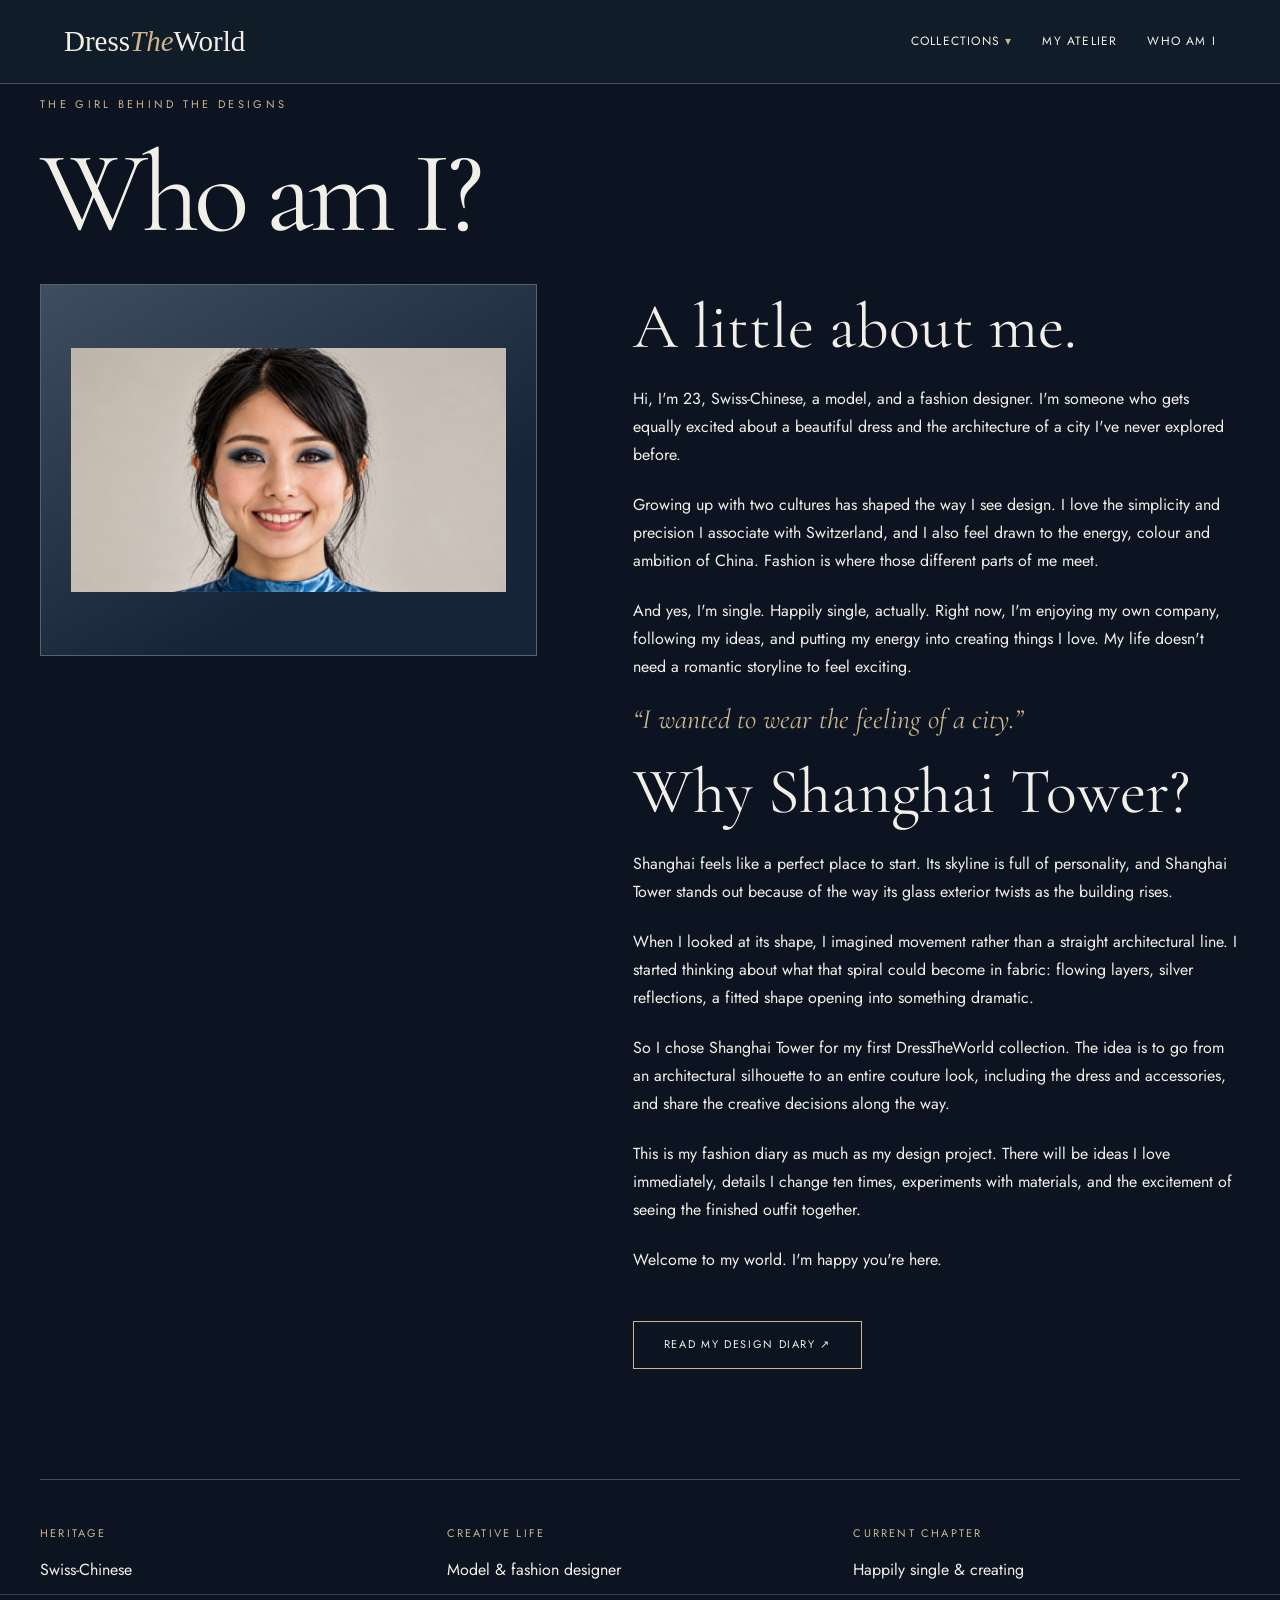
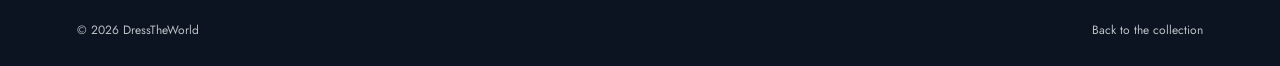
<file: about.html>
<!doctype html>
<html lang="en">
    <head>
        <meta charset="utf-8">
        <meta name="viewport" content="width=device-width,initial-scale=1">
        <meta name="description" content="Meet the Swiss-Chinese model and fashion designer behind DressTheWorld.">
        <title>Who Am I | DressTheWorld</title>
        <link rel="preconnect" href="https://fonts.googleapis.com">
        <link rel="preconnect" href="https://fonts.gstatic.com" crossorigin>
        <link href="https://fonts.googleapis.com/css2?family=Cormorant+Garamond:wght@300;400;500&family=Jost:wght@300;400;500&display=swap" rel="stylesheet">
        <style>:root { --bg: #0b1420; --light: #f2eee8; --gold: #cbb58f; --muted: #bbc1c7; } * { box-sizing: border-box; } body { margin: 0; background: var(--bg); color: var(--light); font: 300 17px/1.85 Jost,sans-serif; } a { color: inherit; text-decoration: none; } header, footer { padding: 25px 6%; border-bottom: 1px solid #37404b; display: flex; justify-content: space-between; gap: 25px; align-items: center; } footer { border-top: 1px solid #37404b; border-bottom: 0; color: var(--muted); font-size: 12px; } .brand, h1, h2 { font-family: "Cormorant Garamond",serif; font-weight: 300; } .brand { font-size: 29px; } nav a { font-size: 12px; text-transform: uppercase; letter-spacing: .15em; margin-left: 24px; } nav a:hover { color: var(--gold); } main { max-width: 1300px; margin: auto; padding: 95px 6% 130px; } .eyebrow { color: var(--gold); text-transform: uppercase; letter-spacing: .3em; font-size: 11px; } h1 { font-size: clamp(5.5rem,13vw,11rem); line-height: .8; margin: 28px 0 70px; } h2 { font-size: clamp(2.8rem,5vw,4.5rem); line-height: 1; margin: 0 0 30px; } .layout { display: grid; grid-template-columns: .9fr 1.1fr; gap: 8%; align-items: start; } .portrait { aspect-ratio: 4/3; border: 1px solid #59616b; background: linear-gradient(150deg,#3e4e60,#152436 70%); display: grid; place-items: center; text-align: center; padding: 30px; } .portrait img { width: 100%; height: 100%; object-fit: contain; } .portrait span { font: italic 34px "Cormorant Garamond",serif; color: var(--gold); } .copy p { margin: 0 0 22px; } .quote { font: italic 34px/1.2 "Cormorant Garamond",serif; color: var(--gold); margin: 42px 0; } .details { display: grid; grid-template-columns: repeat(3,1fr); gap: 20px; margin: 110px 0 0; padding-top: 38px; border-top: 1px solid #47505a; } .detail label { color: var(--gold); font-size: 11px; letter-spacing: .2em; text-transform: uppercase; } .detail p { margin: 10px 0; } .footnote { font-size: 12px; color: var(--muted); margin-top: 25px; } .btn { display: inline-block; border: 1px solid var(--gold); padding: 13px 30px; letter-spacing: .15em; text-transform: uppercase; font-size: 11px; margin-top: 25px; } .btn:hover { background: var(--gold); color: var(--bg); } @media (max-width:760px){ .layout, .details {  grid-template-columns: 1fr; }  main {  padding: 65px 6% 80px; }  nav a {  margin-left: 10px; }  .portrait {  max-width: 550px; }  h1 {  margin-bottom: 45px; }  .details {  margin-top: 60px; } }</style>
        <link rel="stylesheet" href="editorial.css">
        <script defer src="navigation.js"></script>
        <script defer src="https://cloud.umami.is/script.js" data-website-id="072705a8-174e-44c3-b7c8-53ea52c90b67"></script>
    </head>
    <body>
        <header class="site-header">
            <a class="site-brand" href="index.html" aria-label="DressTheWorld home">Dress<i>The</i>World</a>
            <nav class="site-nav" aria-label="Primary">
                <details class="collections-menu">
                    <summary>Collections</summary>
                    <div class="collection-links">
                        <a href="index.html#shanghai-tower">Shanghai Tower</a><a href="index.html#taipei-101">Taipei 101<small class="collection-status">(Ready in Christmas 2028)</small></a><a href="index.html#petronas-towers">Petronas Towers<small class="collection-status">(reality in Q1 2027)</small></a><a href="index.html#turning-torso">Turning Torso<small class="collection-status">(primi skizzi in Q1 2027)</small></a><a href="index.html#surprise">Surprise!<small class="collection-status">(reading you comments)</small></a><a href="index.html#kingdom-centre">Kingdom Centre<small class="collection-status">(thinking about it)</small></a><a href="index.html#crown-sydney">Crown Sydney<small class="collection-status">(dreaming about it)</small></a><a href="index.html#burj-khalifa">Burj Khalifa<small class="collection-status">(considering it)</small></a>
                    </div>
                </details>
                <a href="atelier.html">My Atelier</a><a href="about.html">Who Am I</a>
            </nav>
        </header>
        <main>
            <p class="eyebrow">The girl behind the designs</p>
            <h1>Who am I?</h1>
            <div class="layout">
                <div>
                    <div class="portrait" id="portrait">
                        <img src="images/who-am-i.webp" alt="Portrait with dark hair and a blue top" width="3840" height="2160">
                    </div>
                </div>
                <div class="copy">
                    <h2>A little about me.</h2>
                    <p>Hi, I'm 23, Swiss-Chinese, a model, and a fashion designer. I'm someone who gets equally excited about a beautiful dress and the architecture of a city I've never explored before.</p>
                    <p>Growing up with two cultures has shaped the way I see design. I love the simplicity and precision I associate with Switzerland, and I also feel drawn to the energy, colour and ambition of China. Fashion is where those different parts of me meet.</p>
                    <p>And yes, I'm single. Happily single, actually. Right now, I'm enjoying my own company, following my ideas, and putting my energy into creating things I love. My life doesn't need a romantic storyline to feel exciting.</p>
                    <p class="quote" style="font-size: 28px;">&ldquo;I wanted to wear the feeling of a city.&rdquo;</p>
                    <h2>Why Shanghai Tower?</h2>
                    <p>Shanghai feels like a perfect place to start. Its skyline is full of personality, and Shanghai Tower stands out because of the way its glass exterior twists as the building rises.</p>
                    <p>When I looked at its shape, I imagined movement rather than a straight architectural line. I started thinking about what that spiral could become in fabric: flowing layers, silver reflections, a fitted shape opening into something dramatic.</p>
                    <p>So I chose Shanghai Tower for my first DressTheWorld collection. The idea is to go from an architectural silhouette to an entire couture look, including the dress and accessories, and share the creative decisions along the way.</p>
                    <p>This is my fashion diary as much as my design project. There will be ideas I love immediately, details I change ten times, experiments with materials, and the excitement of seeing the finished outfit together.</p>
                    <p>Welcome to my world. I'm happy you're here.</p>
                    <a class="btn" href="index.html#shanghai-tower">Read my design diary ↗</a>
                </div>
            </div>
            <div class="details">
                <div class="detail">
                    <label>Heritage</label>
                    <p>Swiss-Chinese</p>
                </div>
                <div class="detail">
                    <label>Creative life</label>
                    <p>Model & fashion designer</p>
                </div>
                <div class="detail">
                    <label>Current chapter</label>
                    <p>Happily single & creating</p>
                </div>
            </div>
        </main>
        <footer>
            <span>© <span id="year"></span> DressTheWorld</span><a href="./">Back to the collection</a>
        </footer>
        <script>document.getElementById('year').textContent=new Date().getFullYear();</script>
    </body>
</html>
</file>
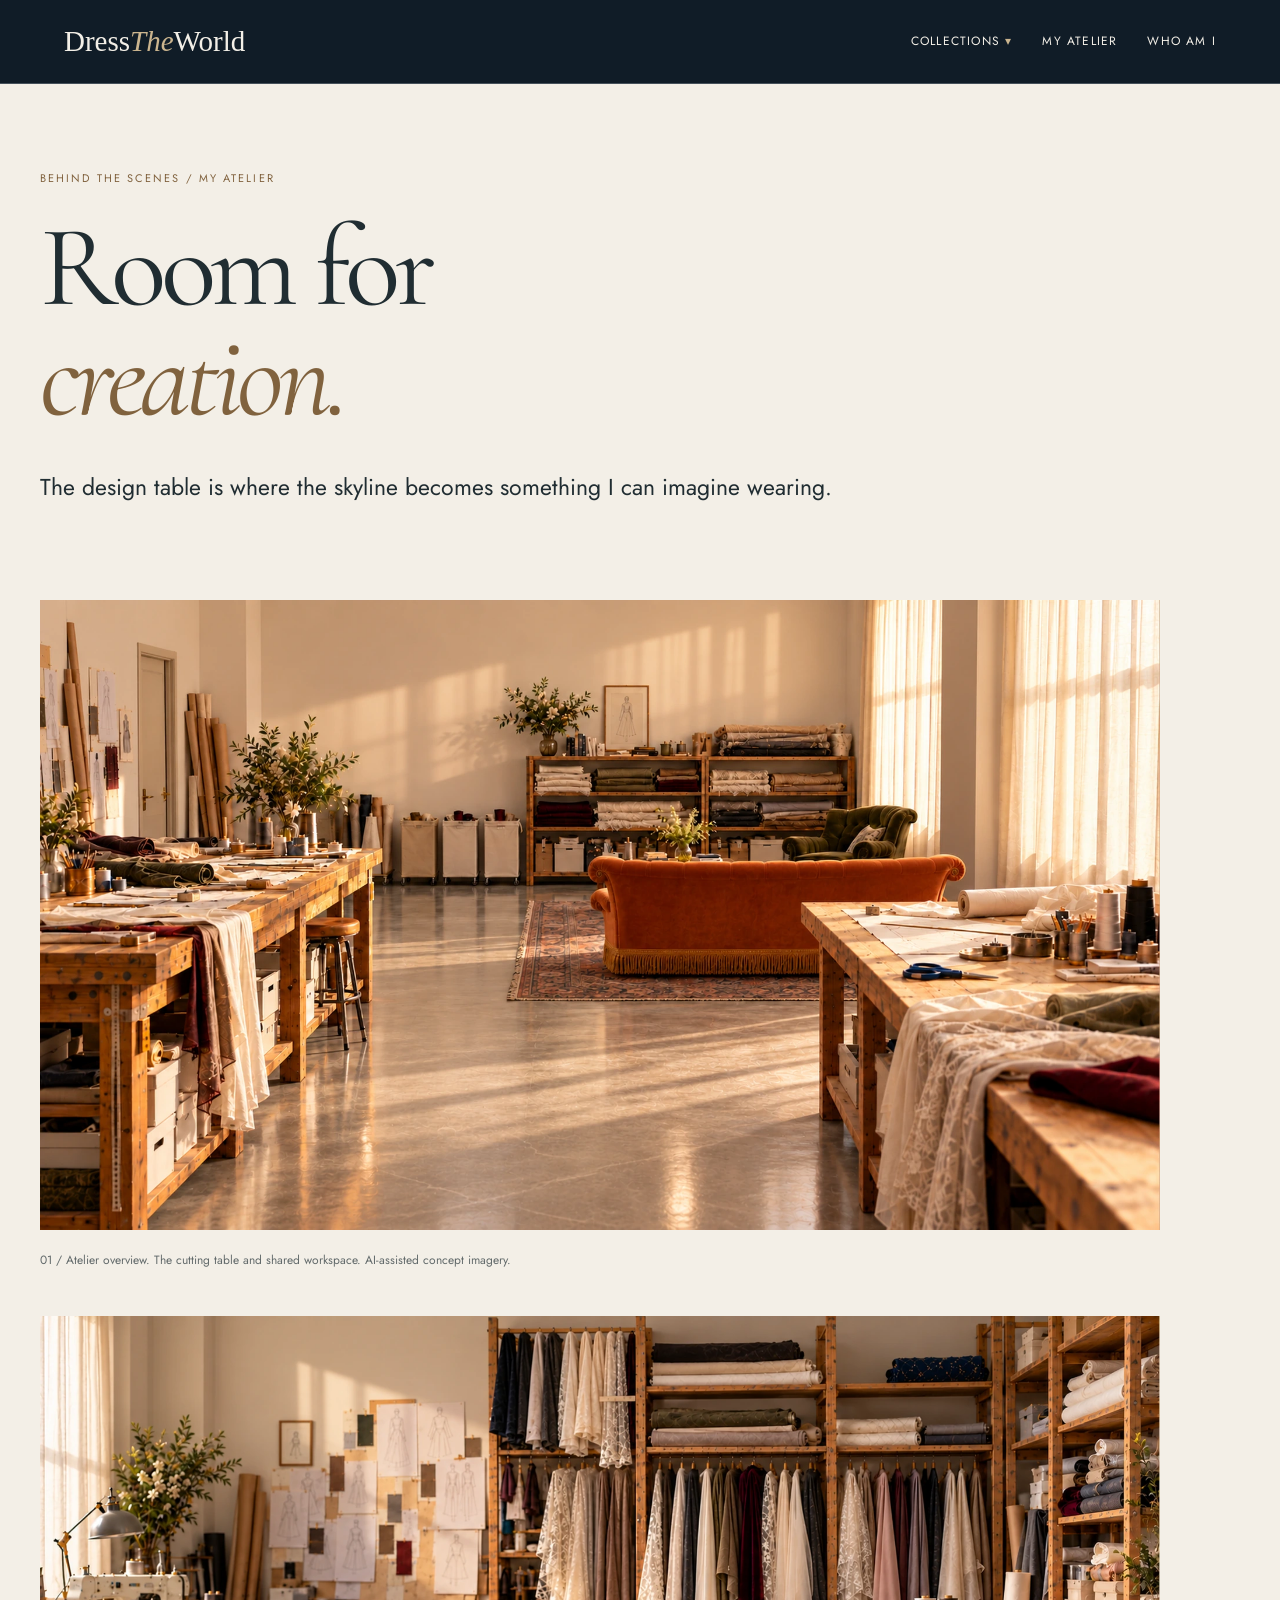
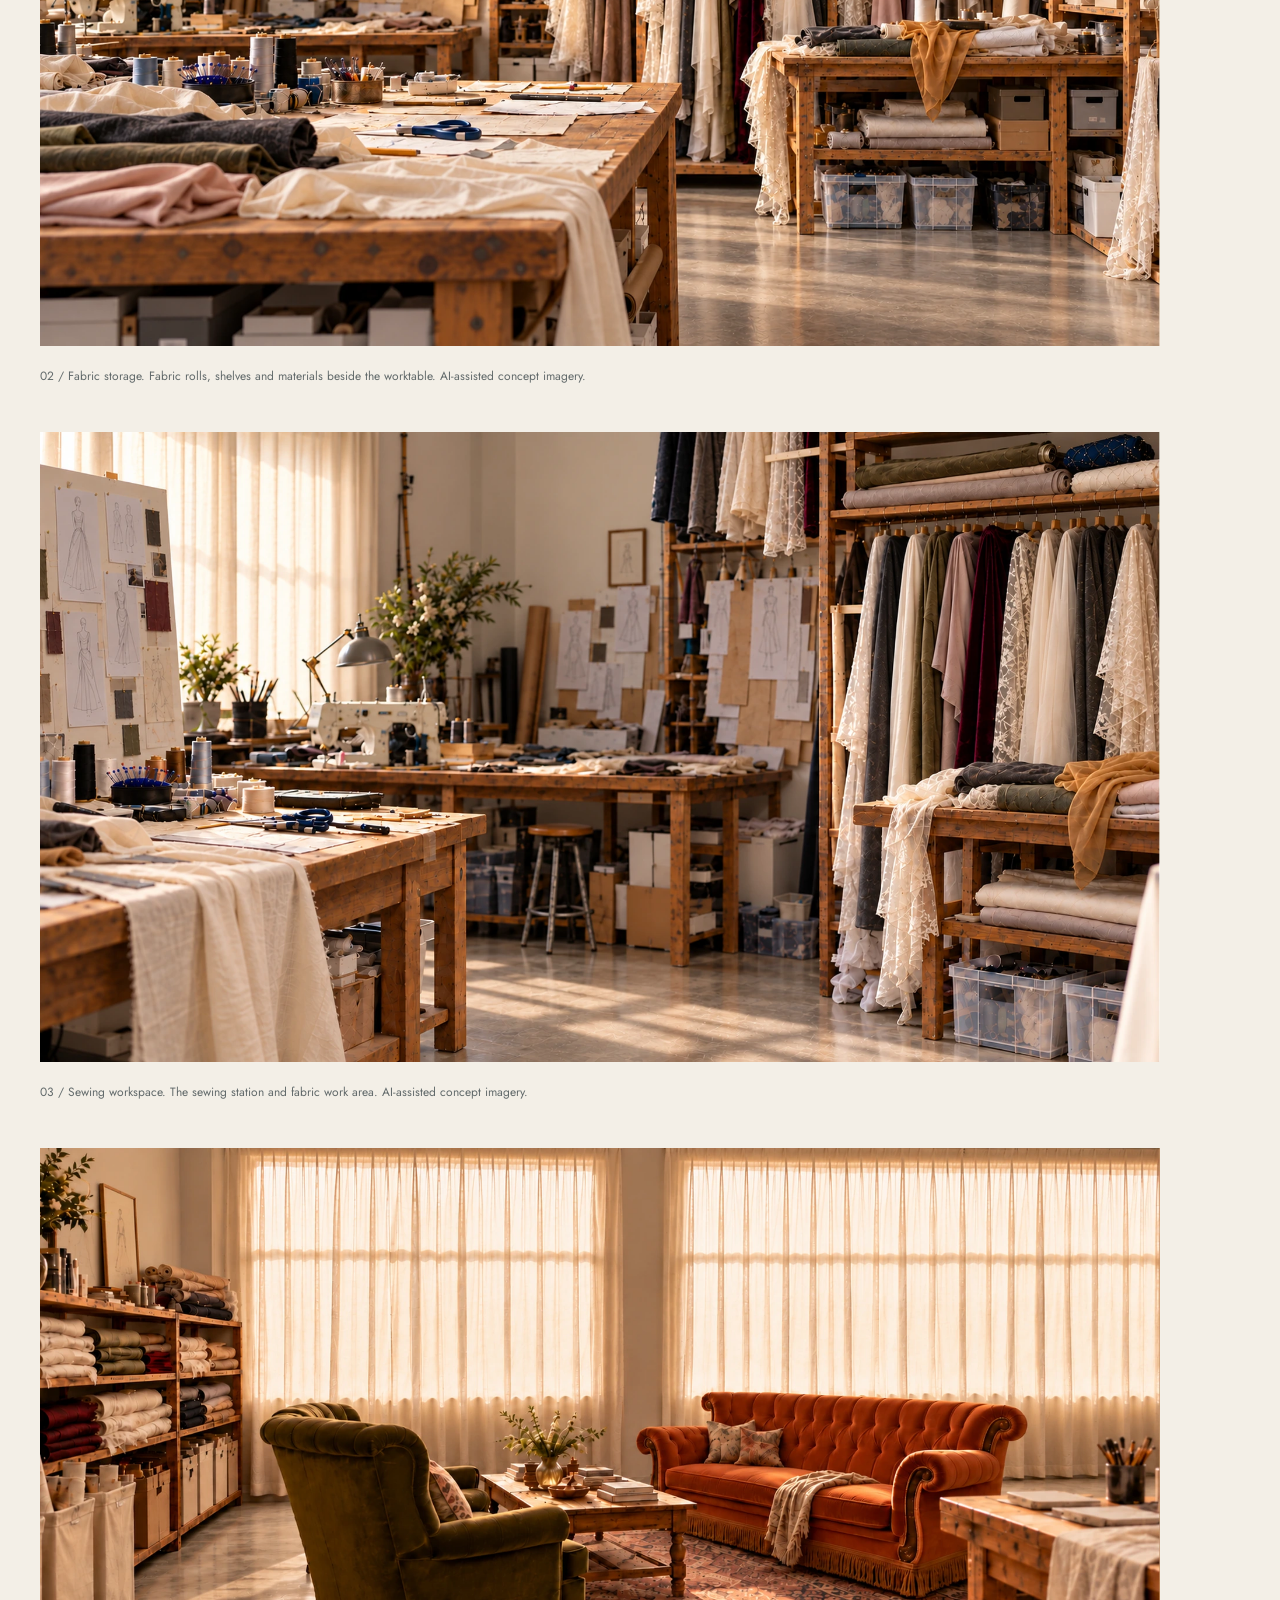
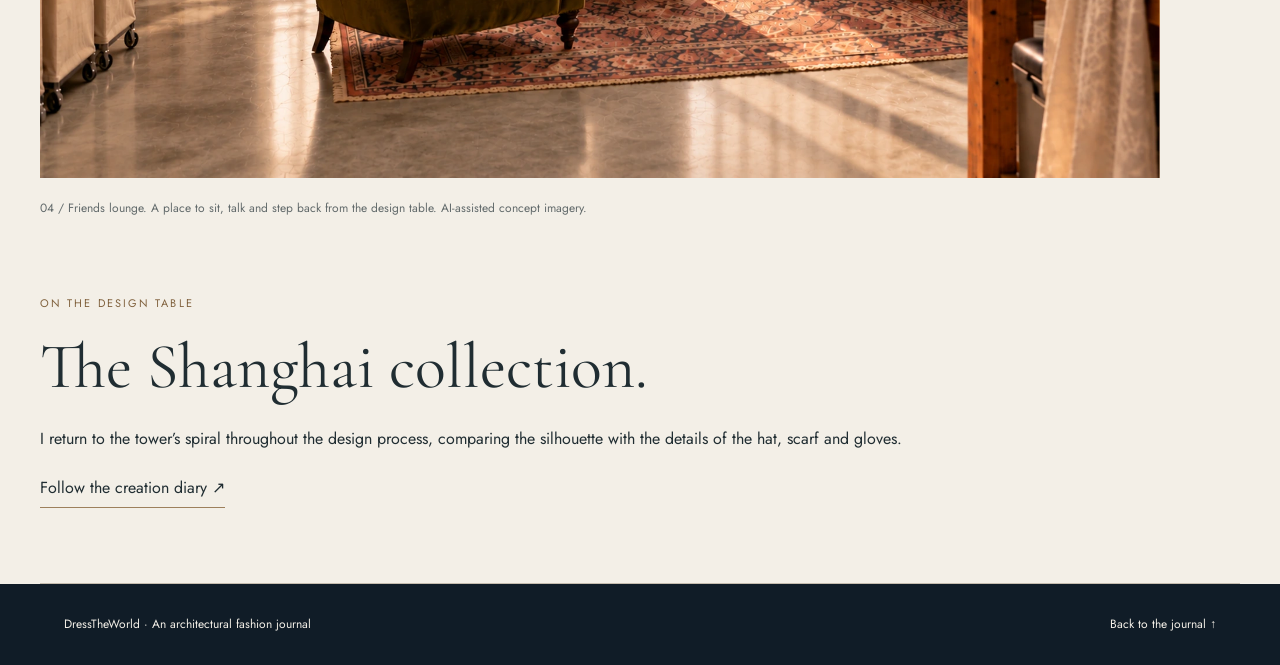
<file: atelier.html>
<!doctype html>
<html lang="en">
    <head>
        <meta charset="utf-8">
        <meta name="viewport" content="width=device-width,initial-scale=1">
        <meta name="description" content="Inside the creative workspace behind DressTheWorld’s architecture-inspired dresses.">
        <title>My Atelier | DressTheWorld</title>
        <link href="https://fonts.googleapis.com/css2?family=Cormorant+Garamond:ital,wght@0,400;0,500;1,400&family=Jost:wght@300;400;500&display=swap" rel="stylesheet">
        <link rel="stylesheet" href="editorial.css">
        <script defer src="navigation.js"></script>
        <script defer src="https://cloud.umami.is/script.js" data-website-id="072705a8-174e-44c3-b7c8-53ea52c90b67"></script>
    </head>
    <body>
        <header class="site-header">
            <a class="site-brand" href="index.html" aria-label="DressTheWorld home">Dress<i>The</i>World</a>
            <nav class="site-nav" aria-label="Primary">
                <details class="collections-menu">
                    <summary>Collections</summary>
                    <div class="collection-links">
                        <a href="index.html#shanghai-tower">Shanghai Tower</a><a href="index.html#taipei-101">Taipei 101<small class="collection-status">(Ready in Christmas 2028)</small></a><a href="index.html#petronas-towers">Petronas Towers<small class="collection-status">(reality in Q1 2027)</small></a><a href="index.html#turning-torso">Turning Torso<small class="collection-status">(primi skizzi in Q1 2027)</small></a><a href="index.html#surprise">Surprise!<small class="collection-status">(reading you comments)</small></a><a href="index.html#kingdom-centre">Kingdom Centre<small class="collection-status">(thinking about it)</small></a><a href="index.html#crown-sydney">Crown Sydney<small class="collection-status">(dreaming about it)</small></a><a href="index.html#burj-khalifa">Burj Khalifa<small class="collection-status">(considering it)</small></a>
                    </div>
                </details>
                <a href="atelier.html">My Atelier</a><a href="about.html">Who Am I</a>
            </nav>
        </header>
        <main>
            <section class="journal-intro">
                <p class="kicker">Behind the scenes / My Atelier</p>
                <h1>Room for<br><em>creation.</em></h1>
                <p class="lead">The design table is where the skyline becomes something I can imagine wearing.</p>
            </section>
            <figure class="atelier-figure">
                <img src="images/diary/048.webp" width="1920" height="1080" loading="lazy" decoding="async" alt="Atelier overview">
                <figcaption>01 / Atelier overview. The cutting table and shared workspace. AI-assisted concept imagery.</figcaption>
            </figure>
            <figure class="atelier-figure">
                <img src="images/diary/050.webp" width="1920" height="1080" loading="lazy" decoding="async" alt="Fabric storage">
                <figcaption>02 / Fabric storage. Fabric rolls, shelves and materials beside the worktable. AI-assisted concept imagery.</figcaption>
            </figure>
            <figure class="atelier-figure">
                <img src="images/diary/051.webp" width="1920" height="1080" loading="lazy" decoding="async" alt="Sewing workspace">
                <figcaption>03 / Sewing workspace. The sewing station and fabric work area. AI-assisted concept imagery.</figcaption>
            </figure>
            <figure class="atelier-figure">
                <img src="images/diary/049.webp" width="1920" height="1080" loading="lazy" decoding="async" alt="Friends lounge">
                <figcaption>04 / Friends lounge. A place to sit, talk and step back from the design table. AI-assisted concept imagery.</figcaption>
            </figure>
            <section class="journal-section">
                <p class="kicker">On the design table</p>
                <h2>The Shanghai collection.</h2>
                <p>I return to the tower’s spiral throughout the design process, comparing the silhouette with the details of the hat, scarf and gloves.</p>
                <a class="text-link" href="index.html#shanghai-tower">Follow the creation diary ↗</a>
            </section>
        </main>
        <footer class="site-footer">
            <span>DressTheWorld · An architectural fashion journal</span><a href="index.html">Back to the journal ↑</a>
        </footer>
    </body>
</html>
</file>
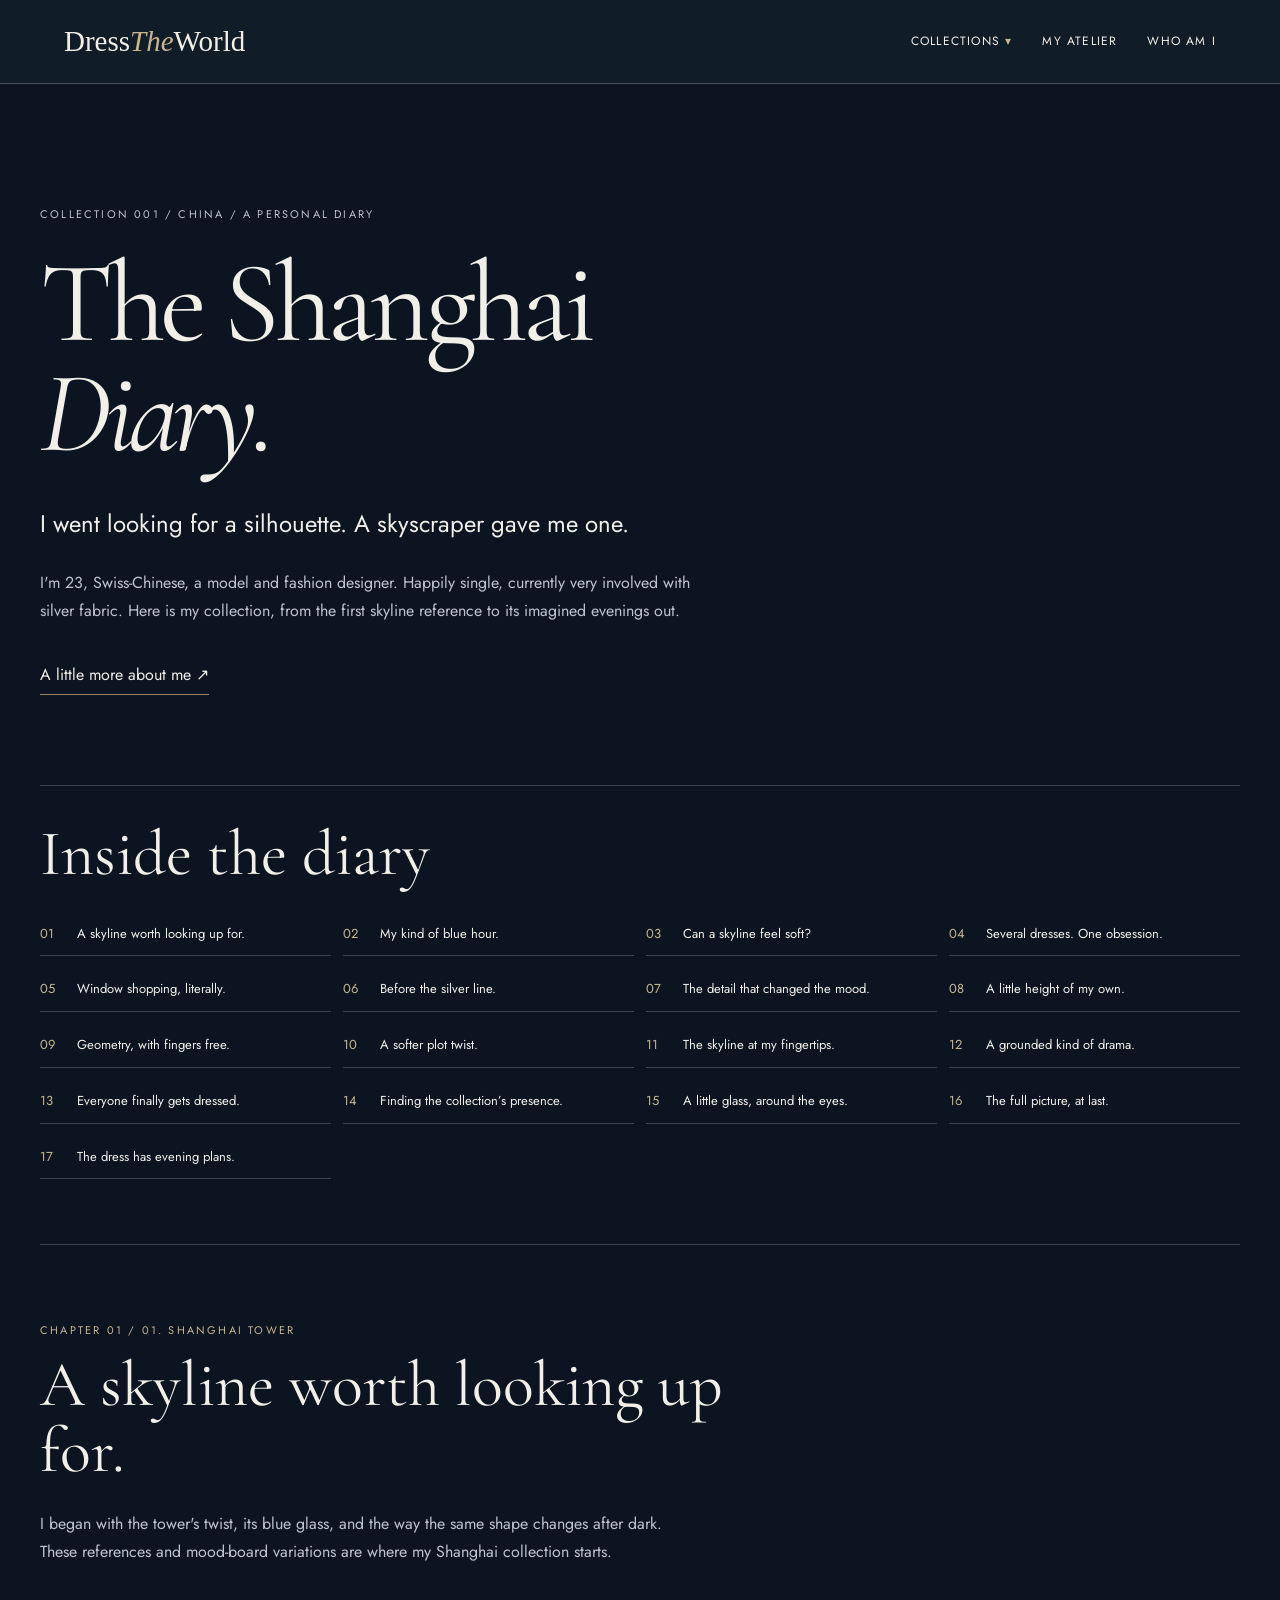
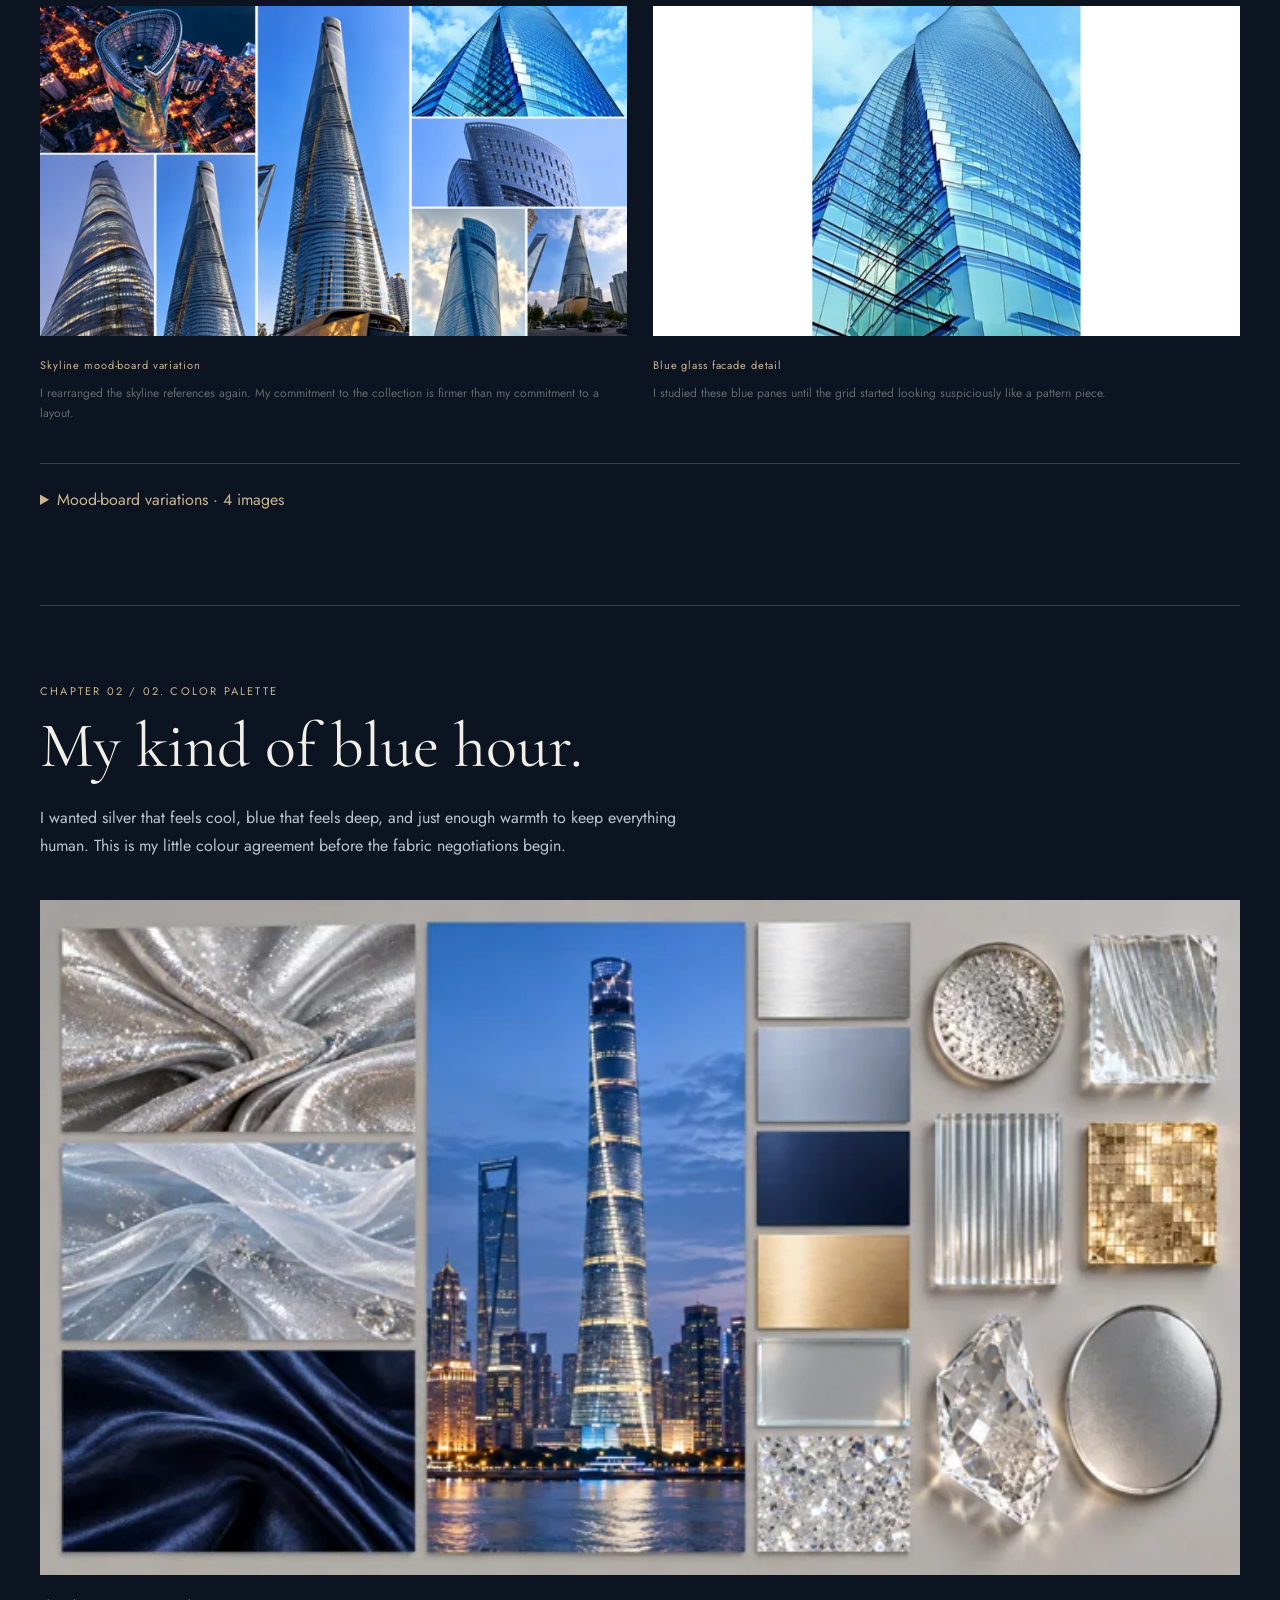
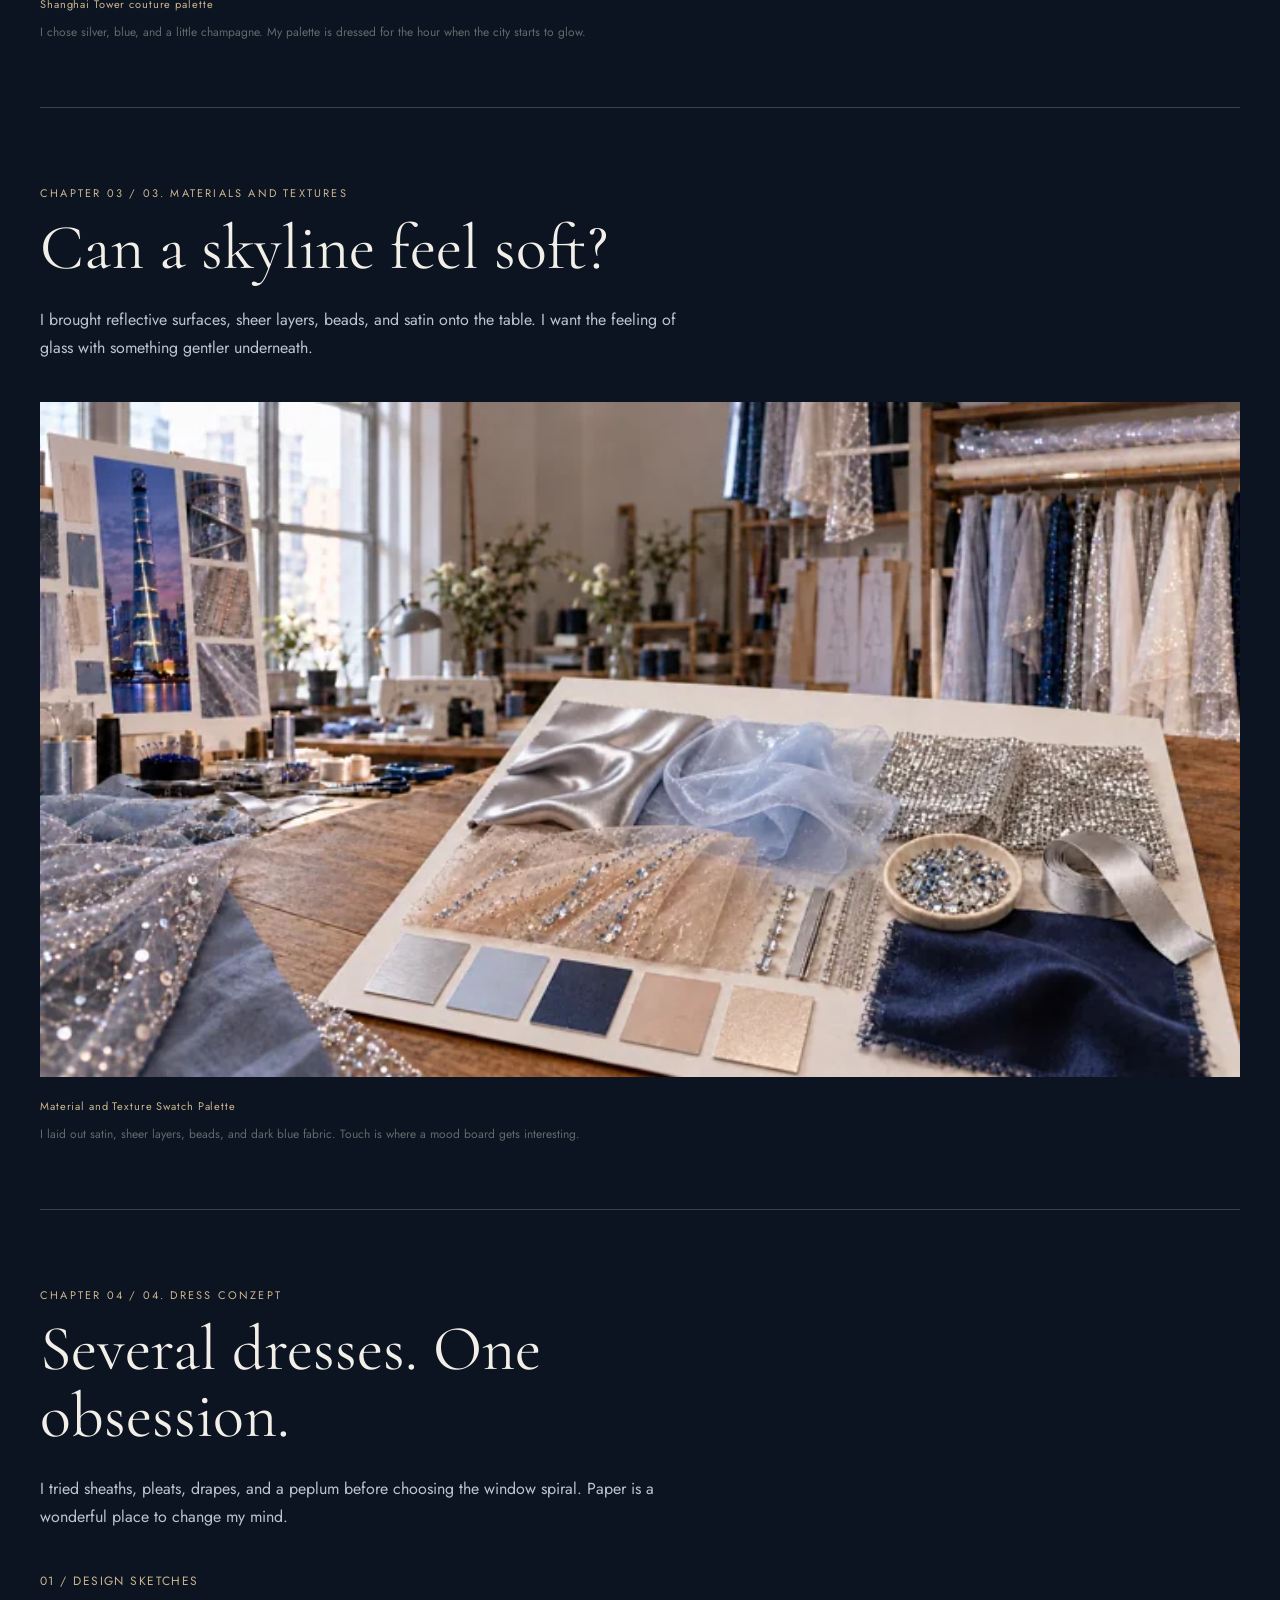
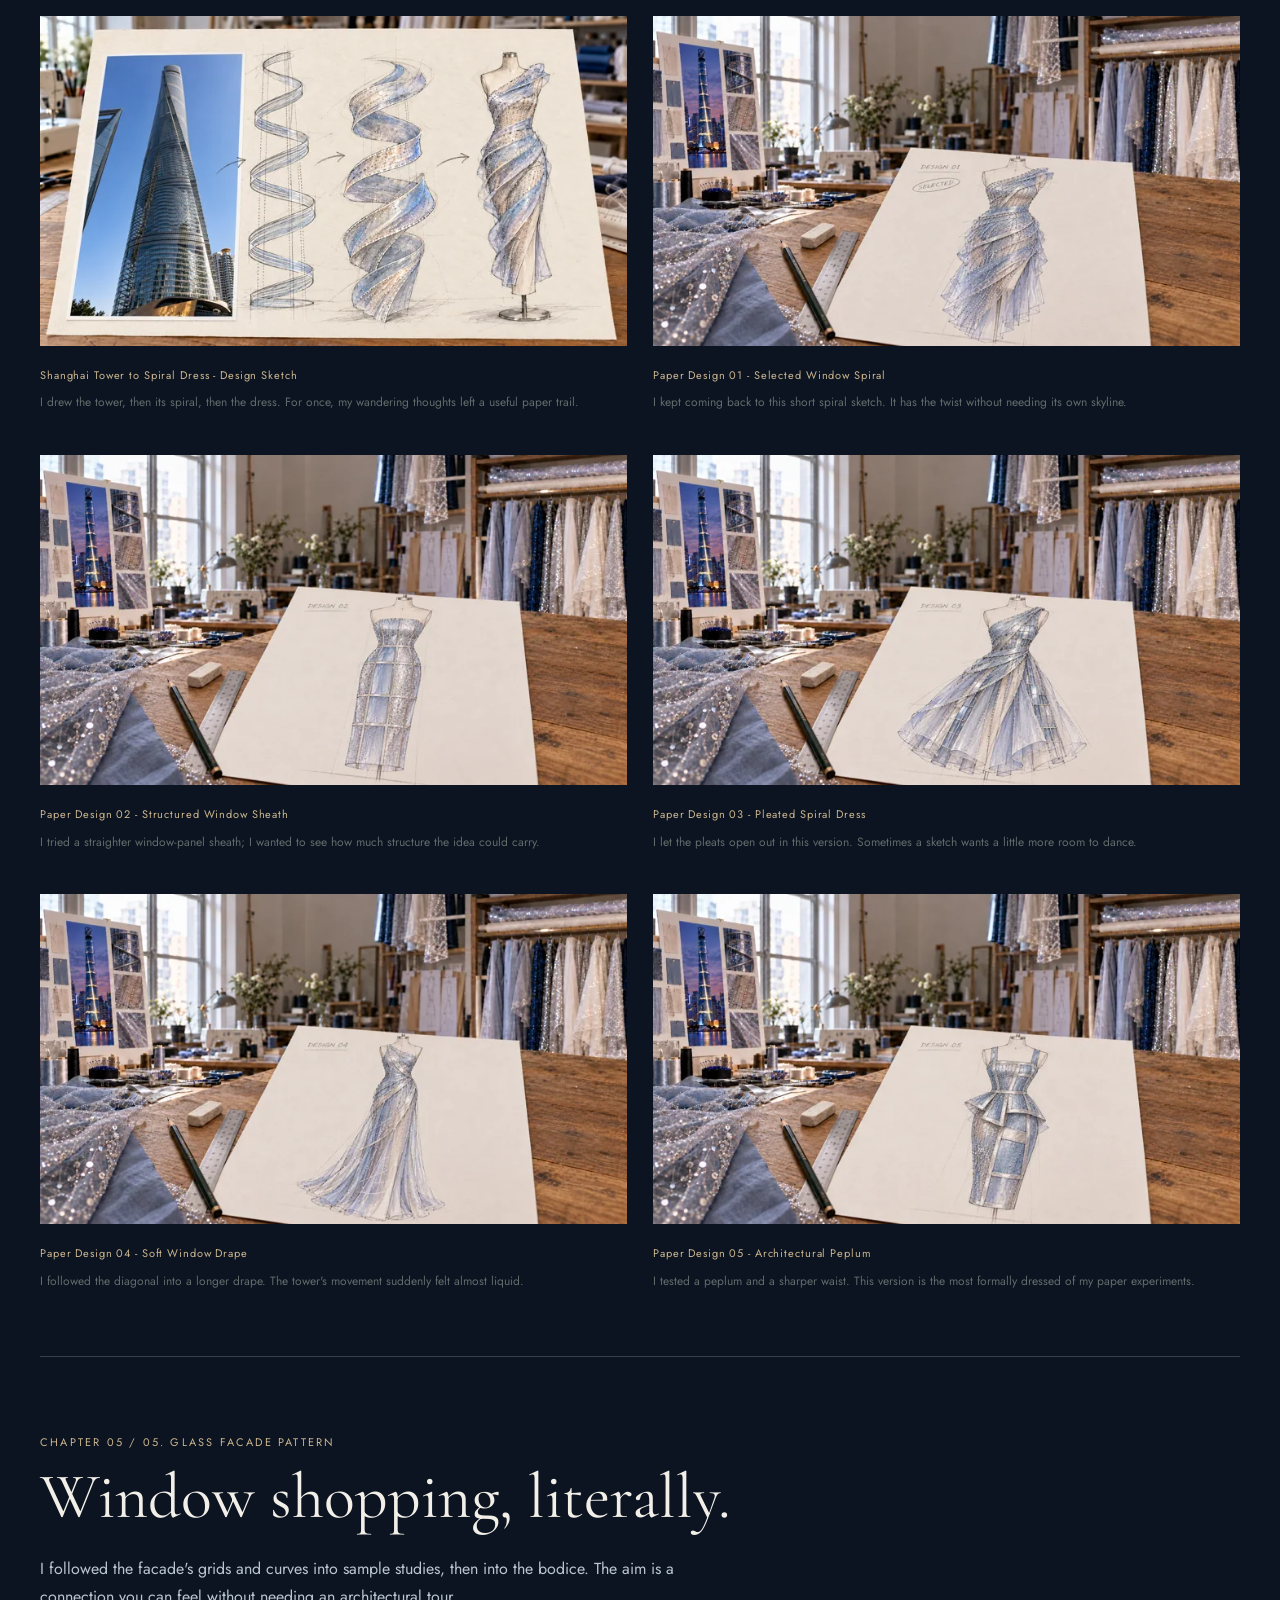
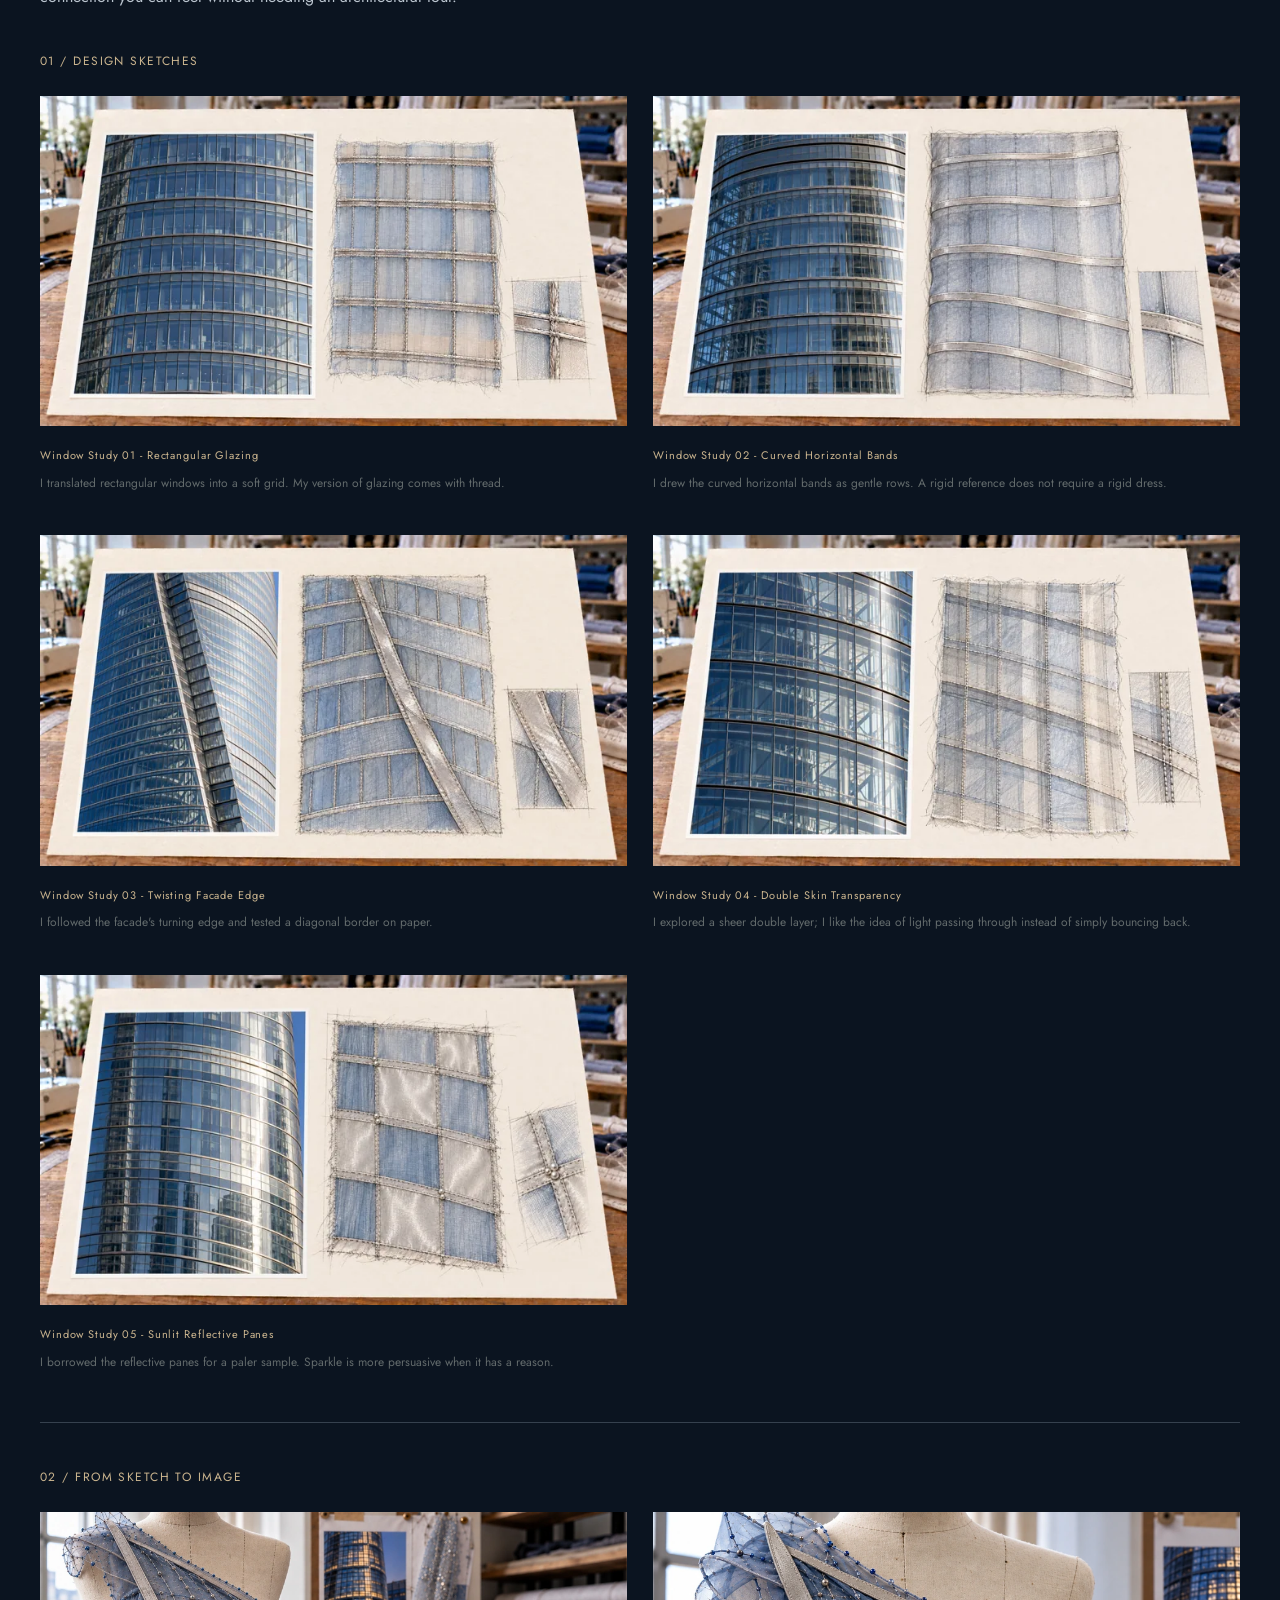
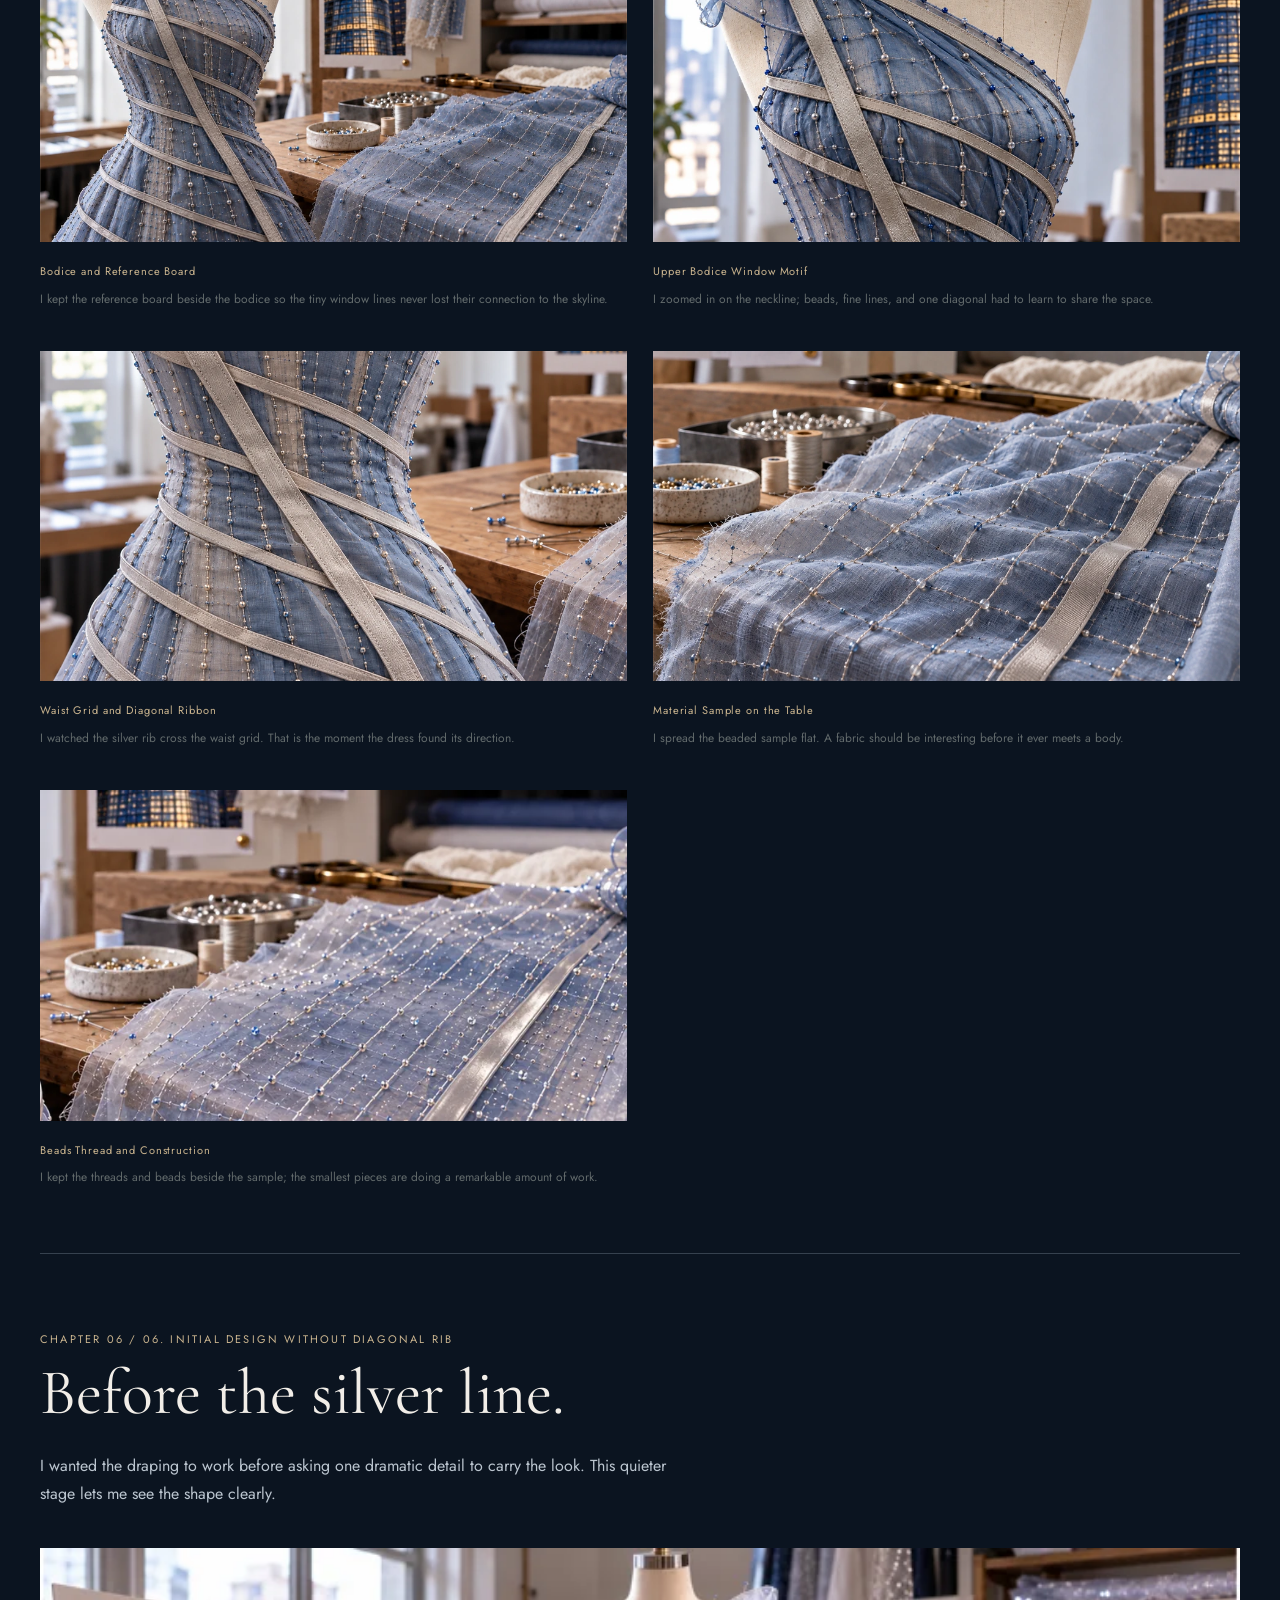
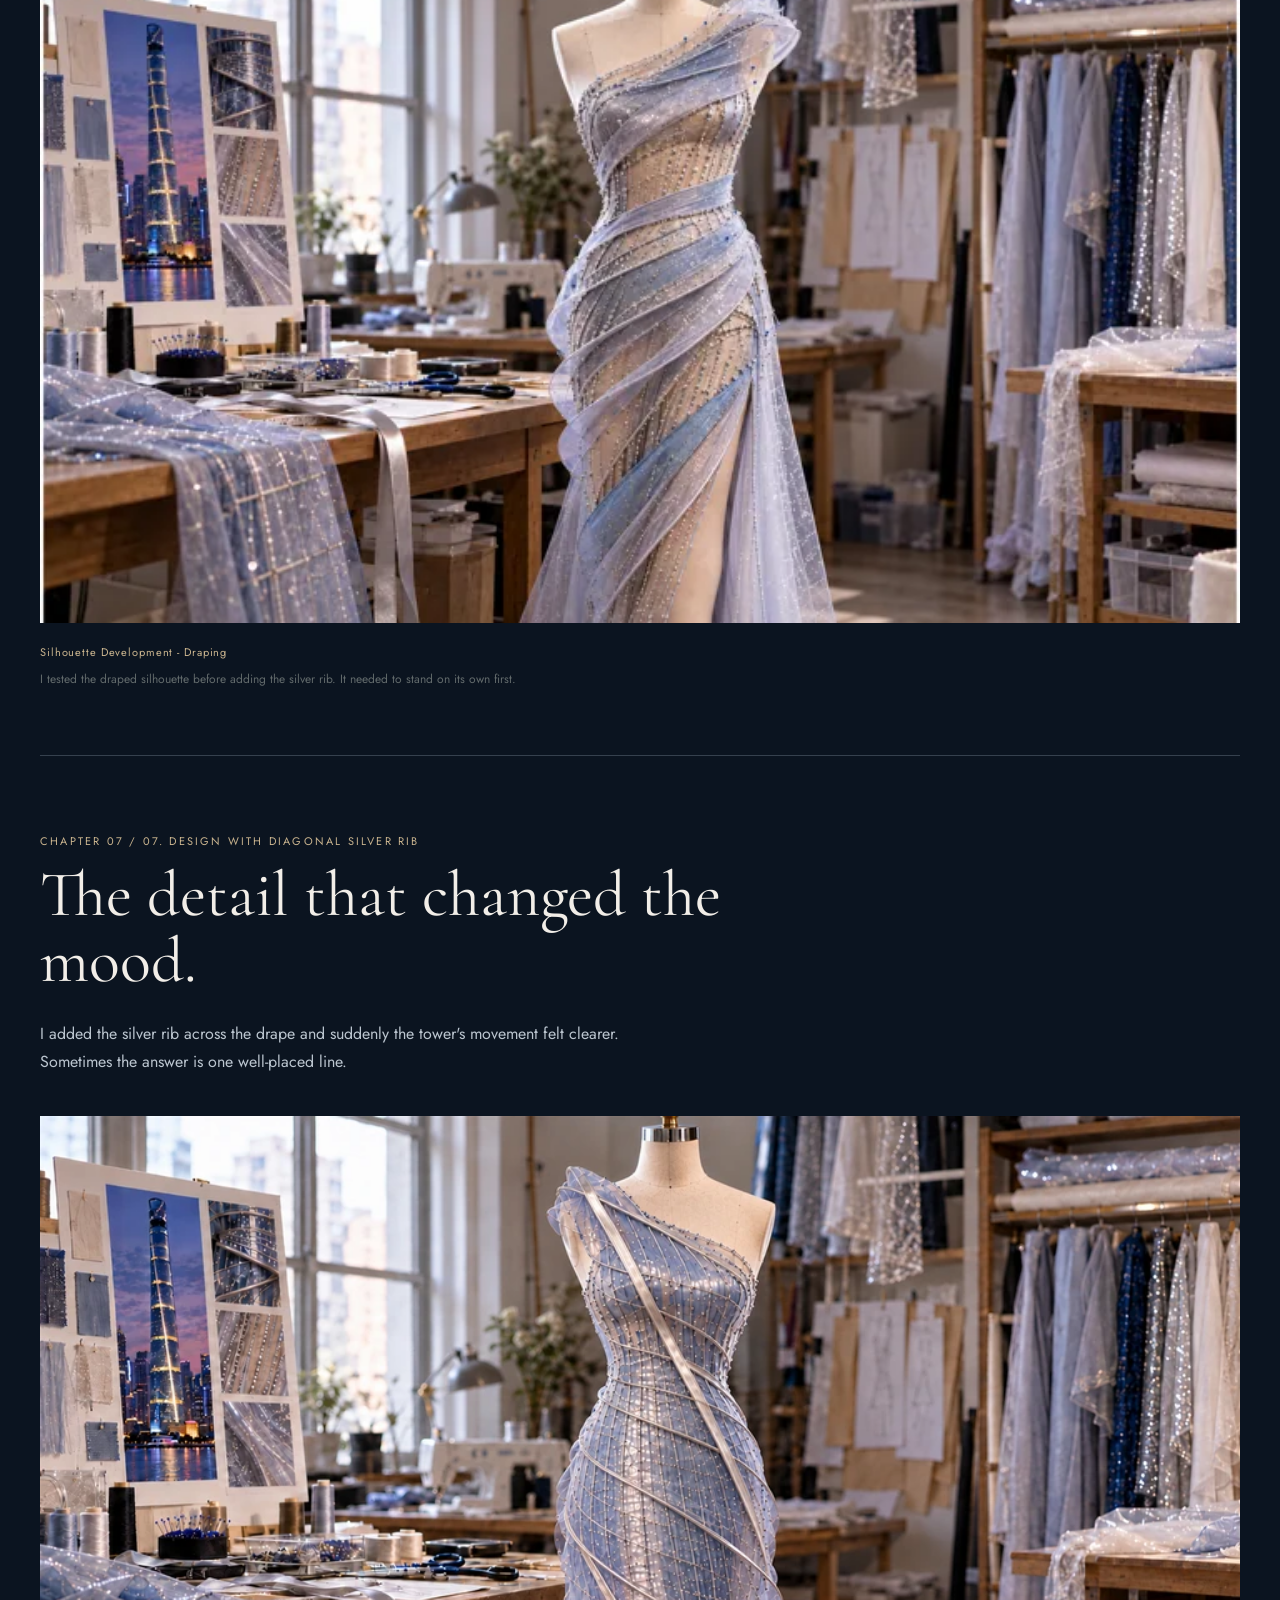
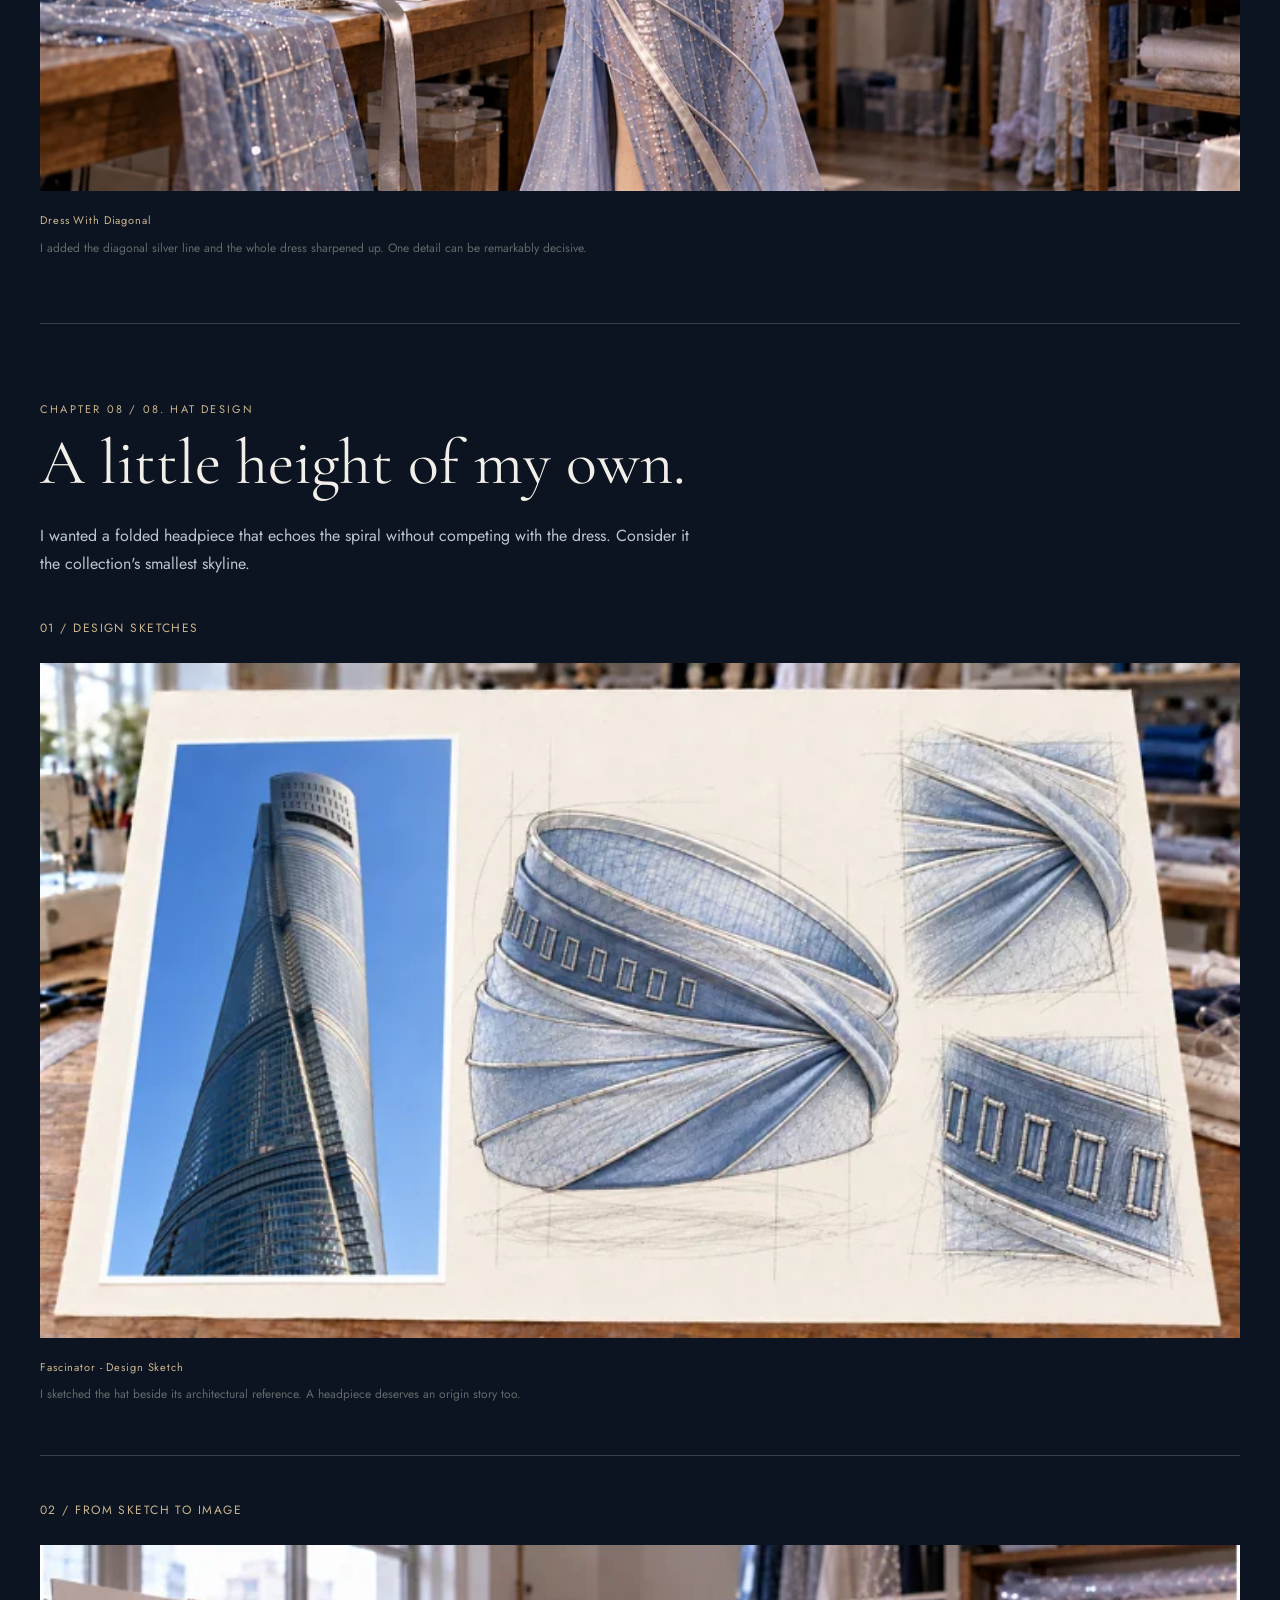
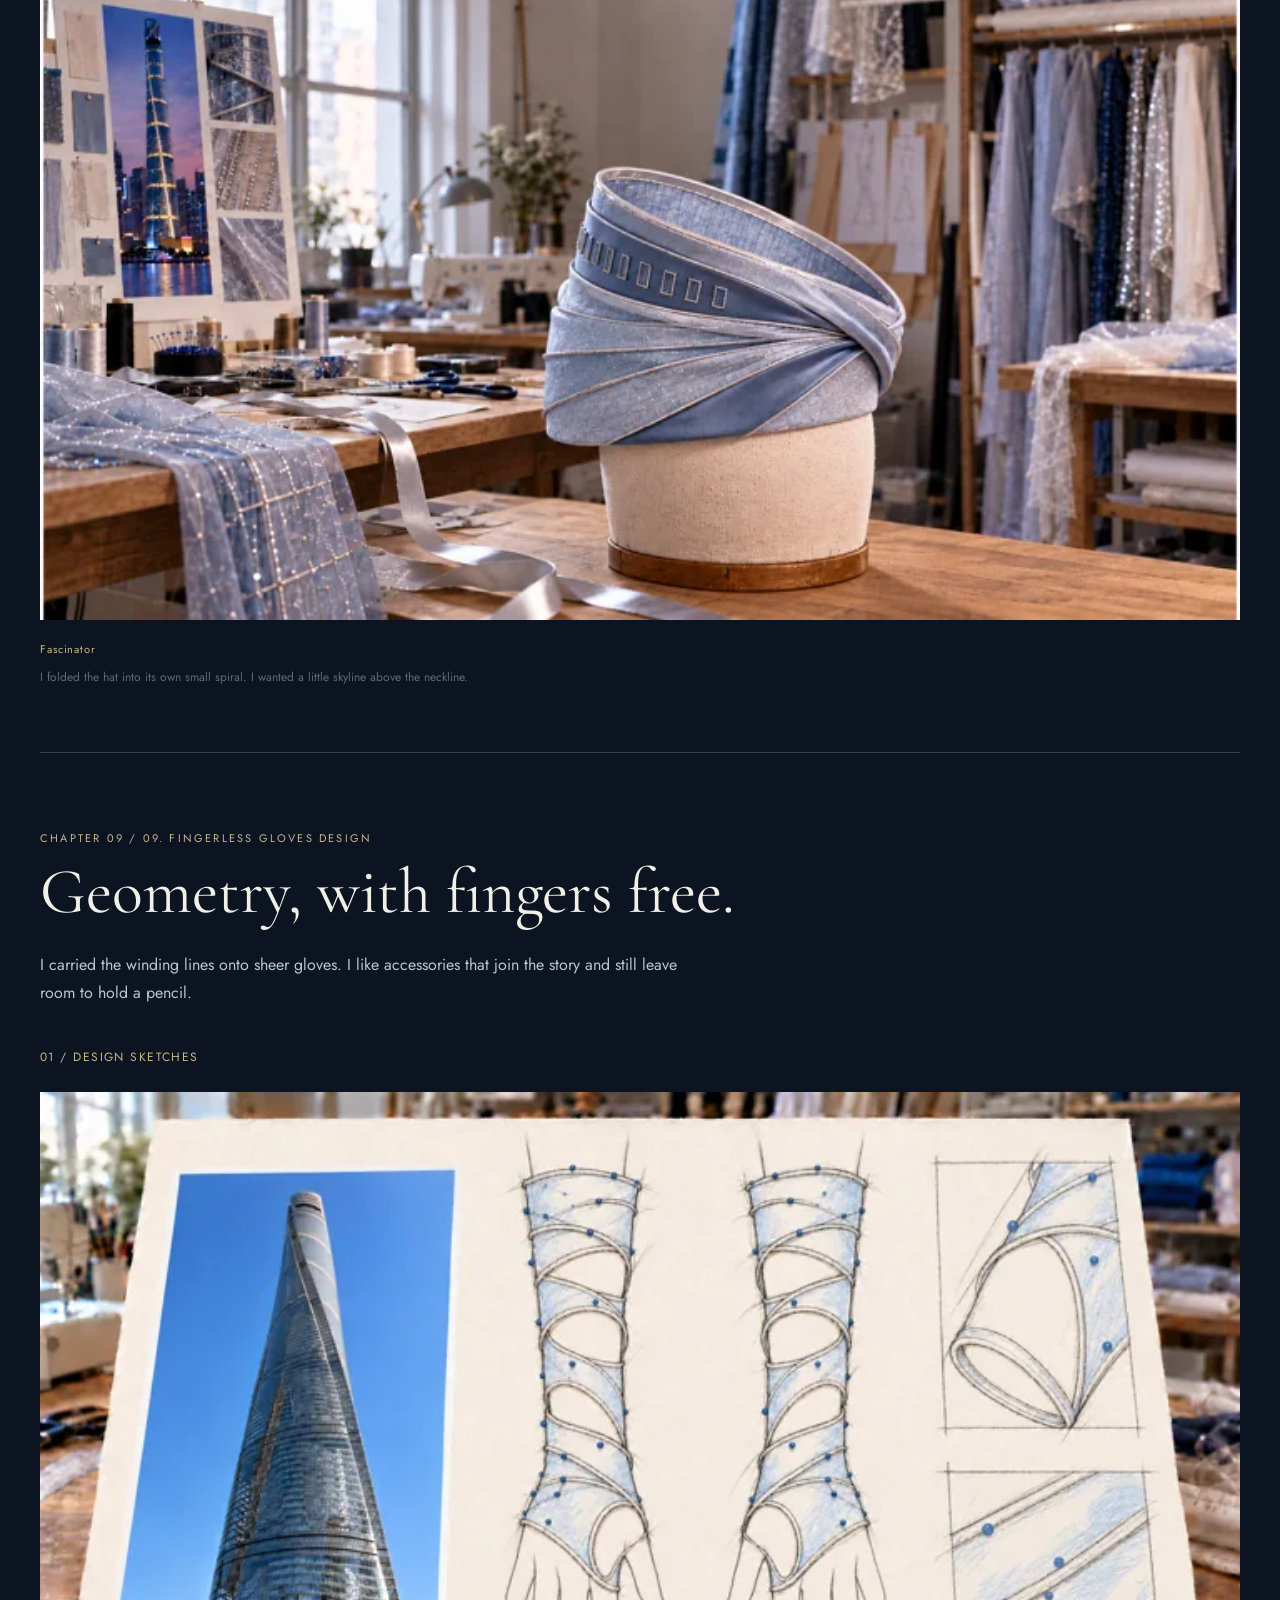
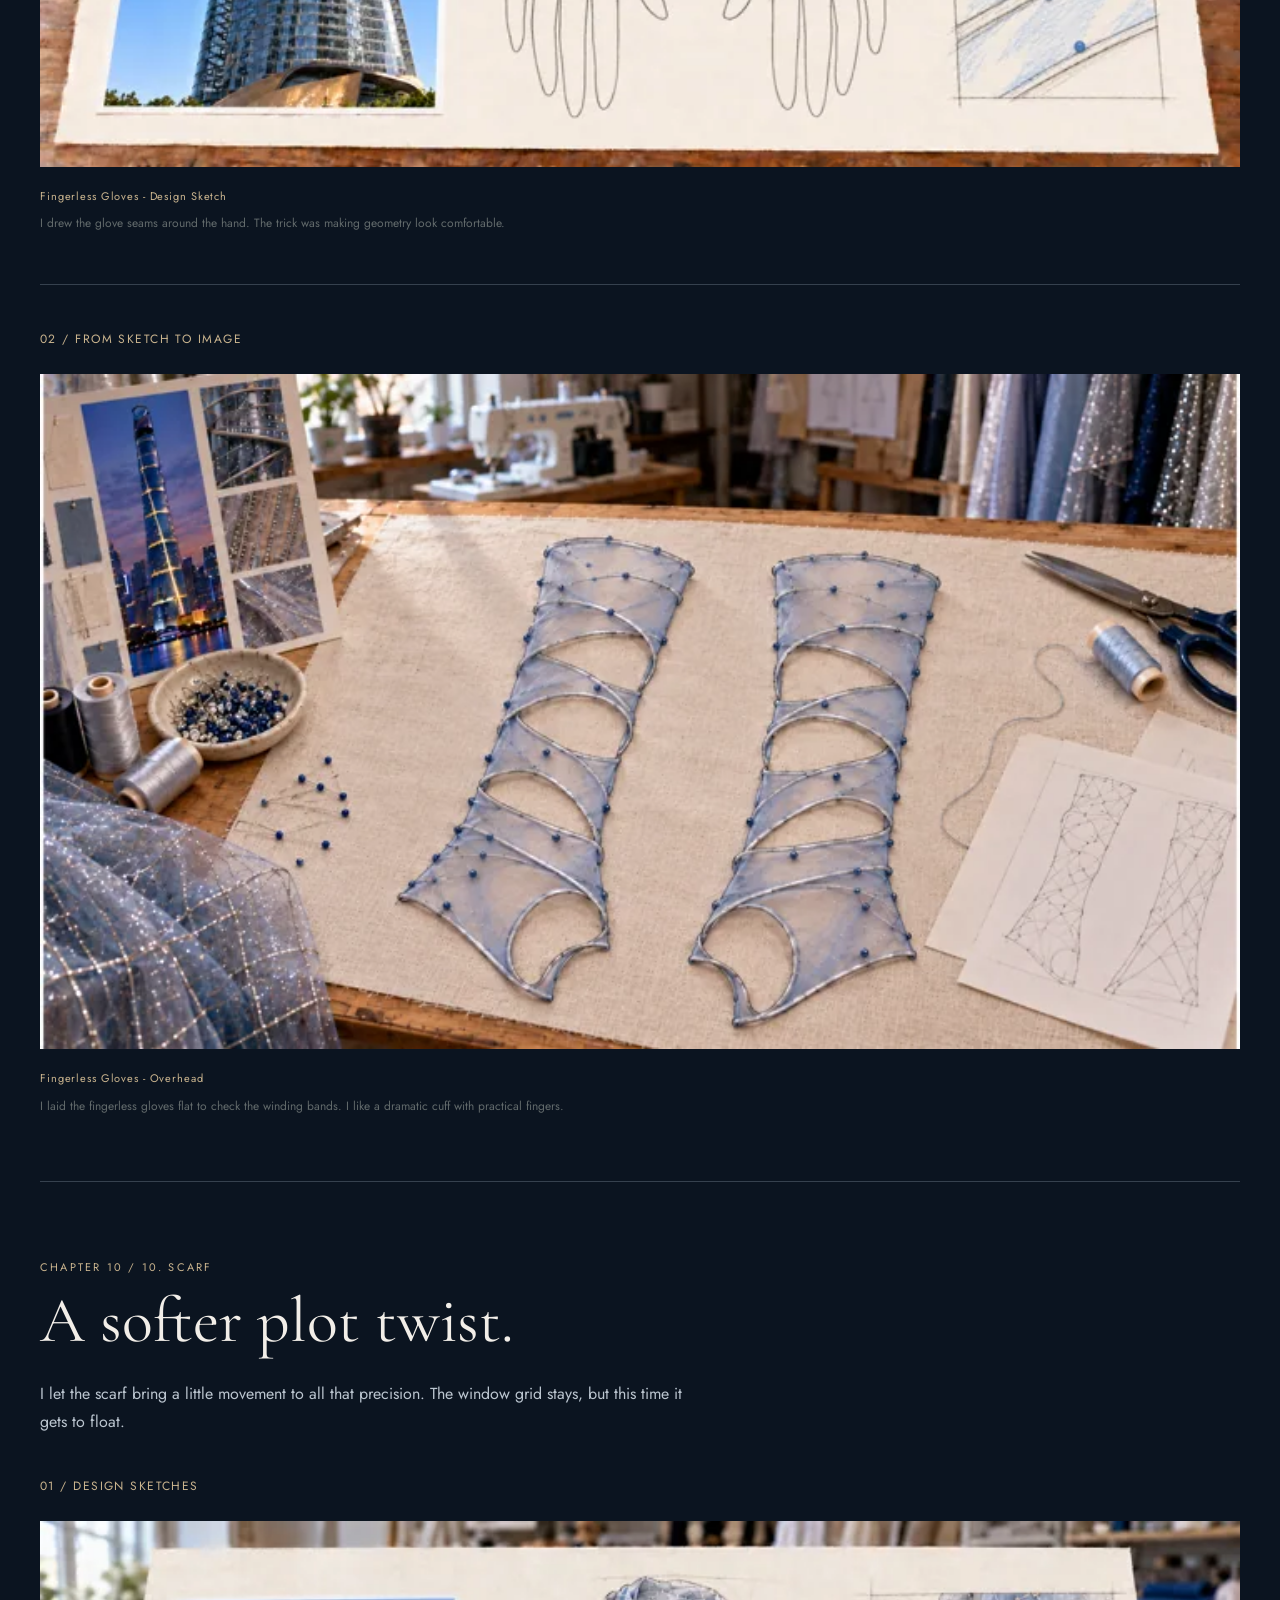
<file: journal.html>
<!doctype html>
<html lang="en">
    <head>
        <meta charset="utf-8">
        <meta name="viewport" content="width=device-width,initial-scale=1">
        <meta name="theme-color" content="#0b1420">
        <meta name="description" content="A Swiss-Chinese designer’s Shanghai Tower fashion diary, from architectural references to the complete collection.">
        <title>The Shanghai Diary | DressTheWorld</title>
        <link href="https://fonts.googleapis.com/css2?family=Cormorant+Garamond:ital,wght@0,400;0,500;1,400&family=Jost:wght@300;400;500&display=swap" rel="stylesheet">
        <link rel="stylesheet" href="diary.css">
        <script src="diary.js" defer></script>
    <link rel="stylesheet" href="editorial.css"><script defer src="navigation.js"></script><script defer src="https://cloud.umami.is/script.js" data-website-id="072705a8-174e-44c3-b7c8-53ea52c90b67"></script></head>
    <body>
        <header class="site-header"><a class="site-brand" href="index.html" aria-label="DressTheWorld home">Dress<i>The</i>World</a><nav class="site-nav" aria-label="Primary"><details class="collections-menu"><summary>Collections</summary><div class="collection-links"><a href="index.html#shanghai-tower">Shanghai Tower</a><a href="index.html#taipei-101">Taipei 101<small class="collection-status">(Ready in Christmas 2028)</small></a><a href="index.html#petronas-towers">Petronas Towers<small class="collection-status">(reality in Q1 2027)</small></a><a href="index.html#turning-torso">Turning Torso<small class="collection-status">(primi skizzi in Q1 2027)</small></a><a href="index.html#surprise">Surprise!<small class="collection-status">(reading you comments)</small></a><a href="index.html#kingdom-centre">Kingdom Centre<small class="collection-status">(thinking about it)</small></a><a href="index.html#crown-sydney">Crown Sydney<small class="collection-status">(dreaming about it)</small></a><a href="index.html#burj-khalifa">Burj Khalifa<small class="collection-status">(considering it)</small></a></div></details><a href="atelier.html">My Atelier</a><a href="about.html">Who Am I</a></nav></header>
        <section data-empty-placeholder></section>
        <main>
            <section class="hero">
                <p class="eyebrow">Collection 001 / China / A personal diary</p>
                <h1>The Shanghai<br><i>Diary.</i></h1>
                <p class="lead">I went looking for a silhouette. A skyscraper gave me one.</p>
                <p>I'm 23, Swiss-Chinese, a model and fashion designer. Happily single, currently very involved with silver fabric. Here is my collection, from the first skyline reference to its imagined evenings out.</p>
                <a class="text-link" href="about.html">A little more about me ↗</a>
            </section>
            <section class="contents" id="contents"><h2>Inside the diary</h2><div class="chapter-index"><a href="#chapter-01"><span>01</span>A skyline worth looking up for.</a><a href="#chapter-02"><span>02</span>My kind of blue hour.</a><a href="#chapter-03"><span>03</span>Can a skyline feel soft?</a><a href="#chapter-04"><span>04</span>Several dresses. One obsession.</a><a href="#chapter-05"><span>05</span>Window shopping, literally.</a><a href="#chapter-06a"><span>06</span>Before the silver line.</a><a href="#chapter-06b"><span>07</span>The detail that changed the mood.</a><a href="#chapter-07"><span>08</span>A little height of my own.</a><a href="#chapter-08"><span>09</span>Geometry, with fingers free.</a><a href="#chapter-09"><span>10</span>A softer plot twist.</a><a href="#chapter-10"><span>11</span>The skyline at my fingertips.</a><a href="#chapter-11"><span>12</span>A grounded kind of drama.</a><a href="#chapter-12"><span>13</span>Everyone finally gets dressed.</a><a href="#chapter-14"><span>14</span>Finding the collection’s presence.</a><a href="#chapter-15"><span>15</span>A little glass, around the eyes.</a><a href="#chapter-16"><span>16</span>The full picture, at last.</a><a href="#chapter-17"><span>17</span>The dress has evening plans.</a></div></section><article class="chapter" id="chapter-01">
                <div class="chapter-heading">
                    <p class="eyebrow">Chapter 01 / 01. Shanghai Tower</p>
                    <h2>A skyline worth looking up for.</h2>
                    <p>I began with the tower&#x27;s twist, its blue glass, and the way the same shape changes after dark. These references and mood-board variations are where my Shanghai collection starts.</p>
                </div>
                <div class="gallery">
                    <figure>
                        <a class="image-link" href="images/diary/011.webp" data-caption="I rearranged the skyline references again. My commitment to the collection is firmer than my commitment to a layout." aria-label="Enlarge: Skyline mood-board variation"><img src="images/diary/011-small.webp" width="1920" height="1080" loading="lazy" decoding="async" alt="Skyline mood-board variation"></a>
                        <figcaption>
                            <span class="image-title">Skyline mood-board variation</span>I rearranged the skyline references again. My commitment to the collection is firmer than my commitment to a layout.
                        </figcaption>
                    </figure>
                    <figure>
                        <a class="image-link" href="images/diary/015.webp" data-caption="I studied these blue panes until the grid started looking suspiciously like a pattern piece." aria-label="Enlarge: Blue glass facade detail"><img src="images/diary/015-small.webp" width="1920" height="1080" loading="lazy" decoding="async" alt="Blue glass facade detail"></a>
                        <figcaption>
                            <span class="image-title">Blue glass facade detail</span>I studied these blue panes until the grid started looking suspiciously like a pattern piece.
                        </figcaption>
                    </figure>
                </div>
                <details>
                    <summary>Mood-board variations · 4 images</summary>
                    <div class="gallery">
                        <figure>
                            <a class="image-link" href="images/diary/002.webp" data-caption="I gave the tower the long panel and let its details do the talking around it." aria-label="Enlarge: Proposal 01 - YouTube Landscape"><img src="images/diary/002-small.webp" width="1920" height="1080" loading="lazy" decoding="async" alt="Proposal 01 - YouTube Landscape"></a>
                            <figcaption>
                                <span class="image-title">Proposal 01 - YouTube Landscape</span>I gave the tower the long panel and let its details do the talking around it.
                            </figcaption>
                        </figure>
                        <figure>
                            <a class="image-link" href="images/diary/003.webp" data-caption="I moved the night view to the top. My mood board now has an evening personality." aria-label="Enlarge: Proposal 02 - YouTube Landscape"><img src="images/diary/003-small.webp" width="1920" height="1080" loading="lazy" decoding="async" alt="Proposal 02 - YouTube Landscape"></a>
                            <figcaption>
                                <span class="image-title">Proposal 02 - YouTube Landscape</span>I moved the night view to the top. My mood board now has an evening personality.
                            </figcaption>
                        </figure>
                        <figure>
                            <a class="image-link" href="images/diary/004.webp" data-caption="I tried a tall central tower with smaller details beside it. Proportion changes the whole conversation." aria-label="Enlarge: Proposal 03 - YouTube Landscape"><img src="images/diary/004-small.webp" width="1920" height="1080" loading="lazy" decoding="async" alt="Proposal 03 - YouTube Landscape"></a>
                            <figcaption>
                                <span class="image-title">Proposal 03 - YouTube Landscape</span>I tried a tall central tower with smaller details beside it. Proportion changes the whole conversation.
                            </figcaption>
                        </figure>
                        <figure>
                            <a class="image-link" href="images/diary/005.webp" data-caption="I let the aerial view open this version; suddenly the same references feel ready for a night out." aria-label="Enlarge: Proposal 04 - YouTube Landscape"><img src="images/diary/005-small.webp" width="1920" height="1080" loading="lazy" decoding="async" alt="Proposal 04 - YouTube Landscape"></a>
                            <figcaption>
                                <span class="image-title">Proposal 04 - YouTube Landscape</span>I let the aerial view open this version; suddenly the same references feel ready for a night out.
                            </figcaption>
                        </figure>
                    </div>
                </details>
            </article>
            <article class="chapter" id="chapter-02">
                <div class="chapter-heading">
                    <p class="eyebrow">Chapter 02 / 02. Color Palette</p>
                    <h2>My kind of blue hour.</h2>
                    <p>I wanted silver that feels cool, blue that feels deep, and just enough warmth to keep everything human. This is my little colour agreement before the fabric negotiations begin.</p>
                </div>
                <div class="gallery">
                    <figure>
                        <a class="image-link" href="images/diary/058.webp" data-caption="I chose silver, blue, and a little champagne. My palette is dressed for the hour when the city starts to glow." aria-label="Enlarge: Shanghai Tower couture palette"><img src="images/diary/058-small.webp" width="1920" height="1080" loading="lazy" decoding="async" alt="Shanghai Tower couture palette"></a>
                        <figcaption>
                            <span class="image-title">Shanghai Tower couture palette</span>I chose silver, blue, and a little champagne. My palette is dressed for the hour when the city starts to glow.
                        </figcaption>
                    </figure>
                </div>
            </article>
            <article class="chapter" id="chapter-03">
                <div class="chapter-heading">
                    <p class="eyebrow">Chapter 03 / 03. Materials and Textures</p>
                    <h2>Can a skyline feel soft?</h2>
                    <p>I brought reflective surfaces, sheer layers, beads, and satin onto the table. I want the feeling of glass with something gentler underneath.</p>
                </div>
                <div class="gallery">
                    <figure>
                        <a class="image-link" href="images/diary/059.webp" data-caption="I laid out satin, sheer layers, beads, and dark blue fabric. Touch is where a mood board gets interesting." aria-label="Enlarge: Material and Texture Swatch Palette"><img src="images/diary/059-small.webp" width="1920" height="1080" loading="lazy" decoding="async" alt="Material and Texture Swatch Palette"></a>
                        <figcaption>
                            <span class="image-title">Material and Texture Swatch Palette</span>I laid out satin, sheer layers, beads, and dark blue fabric. Touch is where a mood board gets interesting.
                        </figcaption>
                    </figure>
                </div>
            </article>
            <article class="chapter" id="chapter-04">
                <div class="chapter-heading">
                    <p class="eyebrow">Chapter 04 / 04. Dress conzept</p>
                    <h2>Several dresses. One obsession.</h2>
                    <p>I tried sheaths, pleats, drapes, and a peplum before choosing the window spiral. Paper is a wonderful place to change my mind.</p>
                </div>
                <div class="sketch-stage"><p class="sequence-label">01 / Design sketches</p><div class="gallery"><figure>
                        <a class="image-link" href="images/diary/065.webp" data-caption="I drew the tower, then its spiral, then the dress. For once, my wandering thoughts left a useful paper trail." aria-label="Enlarge: Shanghai Tower to Spiral Dress - Design Sketch"><img src="images/diary/065-small.webp" width="1920" height="1080" loading="lazy" decoding="async" alt="Shanghai Tower to Spiral Dress - Design Sketch"></a>
                        <figcaption>
                            <span class="image-title">Shanghai Tower to Spiral Dress - Design Sketch</span>I drew the tower, then its spiral, then the dress. For once, my wandering thoughts left a useful paper trail.
                        </figcaption>
                    </figure>
<figure>
                        <a class="image-link" href="images/diary/060.webp" data-caption="I kept coming back to this short spiral sketch. It has the twist without needing its own skyline." aria-label="Enlarge: Paper Design 01 - Selected Window Spiral"><img src="images/diary/060-small.webp" width="1920" height="1080" loading="lazy" decoding="async" alt="Paper Design 01 - Selected Window Spiral"></a>
                        <figcaption>
                            <span class="image-title">Paper Design 01 - Selected Window Spiral</span>I kept coming back to this short spiral sketch. It has the twist without needing its own skyline.
                        </figcaption>
                    </figure>
<figure>
                        <a class="image-link" href="images/diary/061.webp" data-caption="I tried a straighter window-panel sheath; I wanted to see how much structure the idea could carry." aria-label="Enlarge: Paper Design 02 - Structured Window Sheath"><img src="images/diary/061-small.webp" width="1920" height="1080" loading="lazy" decoding="async" alt="Paper Design 02 - Structured Window Sheath"></a>
                        <figcaption>
                            <span class="image-title">Paper Design 02 - Structured Window Sheath</span>I tried a straighter window-panel sheath; I wanted to see how much structure the idea could carry.
                        </figcaption>
                    </figure>
<figure>
                        <a class="image-link" href="images/diary/062.webp" data-caption="I let the pleats open out in this version. Sometimes a sketch wants a little more room to dance." aria-label="Enlarge: Paper Design 03 - Pleated Spiral Dress"><img src="images/diary/062-small.webp" width="1920" height="1080" loading="lazy" decoding="async" alt="Paper Design 03 - Pleated Spiral Dress"></a>
                        <figcaption>
                            <span class="image-title">Paper Design 03 - Pleated Spiral Dress</span>I let the pleats open out in this version. Sometimes a sketch wants a little more room to dance.
                        </figcaption>
                    </figure>
<figure>
                        <a class="image-link" href="images/diary/063.webp" data-caption="I followed the diagonal into a longer drape. The tower&#x27;s movement suddenly felt almost liquid." aria-label="Enlarge: Paper Design 04 - Soft Window Drape"><img src="images/diary/063-small.webp" width="1920" height="1080" loading="lazy" decoding="async" alt="Paper Design 04 - Soft Window Drape"></a>
                        <figcaption>
                            <span class="image-title">Paper Design 04 - Soft Window Drape</span>I followed the diagonal into a longer drape. The tower&#x27;s movement suddenly felt almost liquid.
                        </figcaption>
                    </figure>
<figure>
                        <a class="image-link" href="images/diary/064.webp" data-caption="I tested a peplum and a sharper waist. This version is the most formally dressed of my paper experiments." aria-label="Enlarge: Paper Design 05 - Architectural Peplum"><img src="images/diary/064-small.webp" width="1920" height="1080" loading="lazy" decoding="async" alt="Paper Design 05 - Architectural Peplum"></a>
                        <figcaption>
                            <span class="image-title">Paper Design 05 - Architectural Peplum</span>I tested a peplum and a sharper waist. This version is the most formally dressed of my paper experiments.
                        </figcaption>
                    </figure></div></div></article>
            <article class="chapter" id="chapter-05">
                <div class="chapter-heading">
                    <p class="eyebrow">Chapter 05 / 05. Glass Facade Pattern</p>
                    <h2>Window shopping, literally.</h2>
                    <p>I followed the facade&#x27;s grids and curves into sample studies, then into the bodice. The aim is a connection you can feel without needing an architectural tour.</p>
                </div>
                <div class="sketch-stage"><p class="sequence-label">01 / Design sketches</p><div class="gallery"><figure>
                        <a class="image-link" href="images/diary/071.webp" data-caption="I translated rectangular windows into a soft grid. My version of glazing comes with thread." aria-label="Enlarge: Window Study 01 - Rectangular Glazing"><img src="images/diary/071-small.webp" width="1920" height="1080" loading="lazy" decoding="async" alt="Window Study 01 - Rectangular Glazing"></a>
                        <figcaption>
                            <span class="image-title">Window Study 01 - Rectangular Glazing</span>I translated rectangular windows into a soft grid. My version of glazing comes with thread.
                        </figcaption>
                    </figure>
<figure>
                        <a class="image-link" href="images/diary/072.webp" data-caption="I drew the curved horizontal bands as gentle rows. A rigid reference does not require a rigid dress." aria-label="Enlarge: Window Study 02 - Curved Horizontal Bands"><img src="images/diary/072-small.webp" width="1920" height="1080" loading="lazy" decoding="async" alt="Window Study 02 - Curved Horizontal Bands"></a>
                        <figcaption>
                            <span class="image-title">Window Study 02 - Curved Horizontal Bands</span>I drew the curved horizontal bands as gentle rows. A rigid reference does not require a rigid dress.
                        </figcaption>
                    </figure>
<figure>
                        <a class="image-link" href="images/diary/073.webp" data-caption="I followed the facade&#x27;s turning edge and tested a diagonal border on paper." aria-label="Enlarge: Window Study 03 - Twisting Facade Edge"><img src="images/diary/073-small.webp" width="1920" height="1080" loading="lazy" decoding="async" alt="Window Study 03 - Twisting Facade Edge"></a>
                        <figcaption>
                            <span class="image-title">Window Study 03 - Twisting Facade Edge</span>I followed the facade&#x27;s turning edge and tested a diagonal border on paper.
                        </figcaption>
                    </figure>
<figure>
                        <a class="image-link" href="images/diary/074.webp" data-caption="I explored a sheer double layer; I like the idea of light passing through instead of simply bouncing back." aria-label="Enlarge: Window Study 04 - Double Skin Transparency"><img src="images/diary/074-small.webp" width="1920" height="1080" loading="lazy" decoding="async" alt="Window Study 04 - Double Skin Transparency"></a>
                        <figcaption>
                            <span class="image-title">Window Study 04 - Double Skin Transparency</span>I explored a sheer double layer; I like the idea of light passing through instead of simply bouncing back.
                        </figcaption>
                    </figure>
<figure>
                        <a class="image-link" href="images/diary/075.webp" data-caption="I borrowed the reflective panes for a paler sample. Sparkle is more persuasive when it has a reason." aria-label="Enlarge: Window Study 05 - Sunlit Reflective Panes"><img src="images/diary/075-small.webp" width="1920" height="1080" loading="lazy" decoding="async" alt="Window Study 05 - Sunlit Reflective Panes"></a>
                        <figcaption>
                            <span class="image-title">Window Study 05 - Sunlit Reflective Panes</span>I borrowed the reflective panes for a paler sample. Sparkle is more persuasive when it has a reason.
                        </figcaption>
                    </figure></div></div><div class="image-stage"><p class="sequence-label">02 / From sketch to image</p><div class="gallery"><figure>
                        <a class="image-link" href="images/diary/066.webp?v=fabric2" data-caption="I kept the reference board beside the bodice so the tiny window lines never lost their connection to the skyline." aria-label="Enlarge: Bodice and Reference Board"><img src="images/diary/066-small.webp?v=fabric2" width="1920" height="1080" loading="lazy" decoding="async" alt="Bodice and Reference Board"></a>
                        <figcaption>
                            <span class="image-title">Bodice and Reference Board</span>I kept the reference board beside the bodice so the tiny window lines never lost their connection to the skyline.
                        </figcaption>
                    </figure>
<figure>
                        <a class="image-link" href="images/diary/067.webp?v=fabric2" data-caption="I zoomed in on the neckline; beads, fine lines, and one diagonal had to learn to share the space." aria-label="Enlarge: Upper Bodice Window Motif"><img src="images/diary/067-small.webp?v=fabric2" width="1920" height="1080" loading="lazy" decoding="async" alt="Upper Bodice Window Motif"></a>
                        <figcaption>
                            <span class="image-title">Upper Bodice Window Motif</span>I zoomed in on the neckline; beads, fine lines, and one diagonal had to learn to share the space.
                        </figcaption>
                    </figure>
<figure>
                        <a class="image-link" href="images/diary/068.webp?v=fabric2" data-caption="I watched the silver rib cross the waist grid. That is the moment the dress found its direction." aria-label="Enlarge: Waist Grid and Diagonal Ribbon"><img src="images/diary/068-small.webp?v=fabric2" width="1920" height="1080" loading="lazy" decoding="async" alt="Waist Grid and Diagonal Ribbon"></a>
                        <figcaption>
                            <span class="image-title">Waist Grid and Diagonal Ribbon</span>I watched the silver rib cross the waist grid. That is the moment the dress found its direction.
                        </figcaption>
                    </figure>
<figure>
                        <a class="image-link" href="images/diary/069.webp?v=fabric2" data-caption="I spread the beaded sample flat. A fabric should be interesting before it ever meets a body." aria-label="Enlarge: Material Sample on the Table"><img src="images/diary/069-small.webp?v=fabric2" width="1920" height="1080" loading="lazy" decoding="async" alt="Material Sample on the Table"></a>
                        <figcaption>
                            <span class="image-title">Material Sample on the Table</span>I spread the beaded sample flat. A fabric should be interesting before it ever meets a body.
                        </figcaption>
                    </figure>
<figure>
                        <a class="image-link" href="images/diary/070.webp" data-caption="I kept the threads and beads beside the sample; the smallest pieces are doing a remarkable amount of work." aria-label="Enlarge: Beads Thread and Construction"><img src="images/diary/070-small.webp" width="1920" height="1080" loading="lazy" decoding="async" alt="Beads Thread and Construction"></a>
                        <figcaption>
                            <span class="image-title">Beads Thread and Construction</span>I kept the threads and beads beside the sample; the smallest pieces are doing a remarkable amount of work.
                        </figcaption>
                    </figure>
<figure></figure></div></div></article>
            <article class="chapter" id="chapter-06a">
                <div class="chapter-heading">
                    <p class="eyebrow">Chapter 06 / 06. Initial Design Without Diagonal Rib</p>
                    <h2>Before the silver line.</h2>
                    <p>I wanted the draping to work before asking one dramatic detail to carry the look. This quieter stage lets me see the shape clearly.</p>
                </div>
                <div class="gallery">
                    <figure>
                        <a class="image-link" href="images/diary/077.webp" data-caption="I tested the draped silhouette before adding the silver rib. It needed to stand on its own first." aria-label="Enlarge: Silhouette Development - Draping"><img src="images/diary/077-small.webp" width="1920" height="1080" loading="lazy" decoding="async" alt="Silhouette Development - Draping"></a>
                        <figcaption>
                            <span class="image-title">Silhouette Development - Draping</span>I tested the draped silhouette before adding the silver rib. It needed to stand on its own first.
                        </figcaption>
                    </figure>
                </div>
            </article>
            <article class="chapter" id="chapter-06b">
                <div class="chapter-heading">
                    <p class="eyebrow">Chapter 07 / 07. Design With Diagonal Silver Rib</p>
                    <h2>The detail that changed the mood.</h2>
                    <p>I added the silver rib across the drape and suddenly the tower&#x27;s movement felt clearer. Sometimes the answer is one well-placed line.</p>
                </div>
                <div class="gallery">
                    <figure>
                        <a class="image-link" href="images/diary/078.webp" data-caption="I added the diagonal silver line and the whole dress sharpened up. One detail can be remarkably decisive." aria-label="Enlarge: Dress With Diagonal"><img src="images/diary/078-small.webp" width="1920" height="1080" loading="lazy" decoding="async" alt="Dress With Diagonal"></a>
                        <figcaption>
                            <span class="image-title">Dress With Diagonal</span>I added the diagonal silver line and the whole dress sharpened up. One detail can be remarkably decisive.
                        </figcaption>
                    </figure>
                </div>
            </article>
            <article class="chapter" id="chapter-07">
                <div class="chapter-heading">
                    <p class="eyebrow">Chapter 08 / 08. Hat Design</p>
                    <h2>A little height of my own.</h2>
                    <p>I wanted a folded headpiece that echoes the spiral without competing with the dress. Consider it the collection&#x27;s smallest skyline.</p>
                </div>
                <div class="sketch-stage"><p class="sequence-label">01 / Design sketches</p><div class="gallery"><figure>
                        <a class="image-link" href="images/diary/080.webp" data-caption="I sketched the hat beside its architectural reference. A headpiece deserves an origin story too." aria-label="Enlarge: Fascinator - Design Sketch"><img src="images/diary/080-small.webp" width="1920" height="1080" loading="lazy" decoding="async" alt="Fascinator - Design Sketch"></a>
                        <figcaption>
                            <span class="image-title">Fascinator - Design Sketch</span>I sketched the hat beside its architectural reference. A headpiece deserves an origin story too.
                        </figcaption>
                    </figure></div></div><div class="image-stage"><p class="sequence-label">02 / From sketch to image</p><div class="gallery"><figure>
                        <a class="image-link" href="images/diary/079.webp" data-caption="I folded the hat into its own small spiral. I wanted a little skyline above the neckline." aria-label="Enlarge: Fascinator"><img src="images/diary/079-small.webp" width="1920" height="1080" loading="lazy" decoding="async" alt="Fascinator"></a>
                        <figcaption>
                            <span class="image-title">Fascinator</span>I folded the hat into its own small spiral. I wanted a little skyline above the neckline.
                        </figcaption>
                    </figure></div></div></article>
            <article class="chapter" id="chapter-08">
                <div class="chapter-heading">
                    <p class="eyebrow">Chapter 09 / 09. Fingerless Gloves Design</p>
                    <h2>Geometry, with fingers free.</h2>
                    <p>I carried the winding lines onto sheer gloves. I like accessories that join the story and still leave room to hold a pencil.</p>
                </div>
                <div class="sketch-stage"><p class="sequence-label">01 / Design sketches</p><div class="gallery"><figure>
                        <a class="image-link" href="images/diary/082.webp" data-caption="I drew the glove seams around the hand. The trick was making geometry look comfortable." aria-label="Enlarge: Fingerless Gloves - Design Sketch"><img src="images/diary/082-small.webp" width="1920" height="1080" loading="lazy" decoding="async" alt="Fingerless Gloves - Design Sketch"></a>
                        <figcaption>
                            <span class="image-title">Fingerless Gloves - Design Sketch</span>I drew the glove seams around the hand. The trick was making geometry look comfortable.
                        </figcaption>
                    </figure></div></div><div class="image-stage"><p class="sequence-label">02 / From sketch to image</p><div class="gallery"><figure>
                        <a class="image-link" href="images/diary/081.webp" data-caption="I laid the fingerless gloves flat to check the winding bands. I like a dramatic cuff with practical fingers." aria-label="Enlarge: Fingerless Gloves - Overhead"><img src="images/diary/081-small.webp" width="1920" height="1080" loading="lazy" decoding="async" alt="Fingerless Gloves - Overhead"></a>
                        <figcaption>
                            <span class="image-title">Fingerless Gloves - Overhead</span>I laid the fingerless gloves flat to check the winding bands. I like a dramatic cuff with practical fingers.
                        </figcaption>
                    </figure></div></div></article>
            <article class="chapter" id="chapter-09">
                <div class="chapter-heading">
                    <p class="eyebrow">Chapter 10 / 10. Scarf</p>
                    <h2>A softer plot twist.</h2>
                    <p>I let the scarf bring a little movement to all that precision. The window grid stays, but this time it gets to float.</p>
                </div>
                <div class="sketch-stage"><p class="sequence-label">01 / Design sketches</p><div class="gallery"><figure>
                        <a class="image-link" href="images/diary/083.webp" data-caption="I imagined the scarf as a soft strip of city light, with a fine grid to keep it in the family." aria-label="Enlarge: Couture Scarf - Design Sketch"><img src="images/diary/083-small.webp" width="1920" height="1080" loading="lazy" decoding="async" alt="Couture Scarf - Design Sketch"></a>
                        <figcaption>
                            <span class="image-title">Couture Scarf - Design Sketch</span>I imagined the scarf as a soft strip of city light, with a fine grid to keep it in the family.
                        </figcaption>
                    </figure></div></div><div class="image-stage"><p class="sequence-label">02 / From sketch to image</p><div class="gallery"><figure>
                        <a class="image-link" href="images/diary/084.webp" data-caption="I let the scarf fall down the mannequin. My favourite kind of structure still leaves room to move." aria-label="Enlarge: Final Scarf - Still Draping"><img src="images/diary/084-small.webp" width="1920" height="1080" loading="lazy" decoding="async" alt="Final Scarf - Still Draping"></a>
                        <figcaption>
                            <span class="image-title">Final Scarf - Still Draping</span>I let the scarf fall down the mannequin. My favourite kind of structure still leaves room to move.
                        </figcaption>
                    </figure></div></div></article>
            <article class="chapter" id="chapter-10">
                <div class="chapter-heading">
                    <p class="eyebrow">Chapter 11 / 11. Nail Art</p>
                    <h2>The skyline at my fingertips.</h2>
                    <p>I took the palette and window rhythm all the way down to the nails. It is a tiny canvas with an unexpectedly strong opinion.</p>
                </div>
                <div class="sketch-stage"><p class="sequence-label">01 / Design sketches</p><div class="gallery"><figure>
                        <a class="image-link" href="images/diary/019.webp" data-caption="I drew a different window rhythm on each nail. Matching does not have to mean identical." aria-label="Enlarge: Final Nail Art - Design Sketch"><img src="images/diary/019-small.webp" width="1920" height="1080" loading="lazy" decoding="async" alt="Final Nail Art - Design Sketch"></a>
                        <figcaption>
                            <span class="image-title">Final Nail Art - Design Sketch</span>I drew a different window rhythm on each nail. Matching does not have to mean identical.
                        </figcaption>
                    </figure></div></div><div class="image-stage"><p class="sequence-label">02 / From sketch to image</p><div class="gallery"><figure>
                        <a class="image-link" href="images/diary/017.webp" data-caption="I imagined the whole skyline on my fingertips. Suddenly a manicure became part of the collection." aria-label="Enlarge: Blue-Hour Shanghai Tower Manicure"><img src="images/diary/017-small.webp" width="1920" height="1080" loading="lazy" decoding="async" alt="Blue-Hour Shanghai Tower Manicure"></a>
                        <figcaption>
                            <span class="image-title">Blue-Hour Shanghai Tower Manicure</span>I imagined the whole skyline on my fingertips. Suddenly a manicure became part of the collection.
                        </figcaption>
                    </figure></div></div></article>
            <article class="chapter" id="chapter-11">
                <div class="chapter-heading">
                    <p class="eyebrow">Chapter 12 / 12. Lace-Up Shoes</p>
                    <h2>A grounded kind of drama.</h2>
                    <p>I used pointed toes, translucent-looking panels, and winding laces to carry the idea to the floor. The last detail should feel as considered as the first.</p>
                </div>
                <div class="sketch-stage"><p class="sequence-label">01 / Design sketches</p><div class="gallery"><figure>
                        <a class="image-link" href="images/diary/021.webp" data-caption="I sketched the laces from front to back; a dramatic entrance should survive an exit." aria-label="Enlarge: Lace-Up Shoes - Design Sketch"><img src="images/diary/021-small.webp" width="1920" height="1080" loading="lazy" decoding="async" alt="Lace-Up Shoes - Design Sketch"></a>
                        <figcaption>
                            <span class="image-title">Lace-Up Shoes - Design Sketch</span>I sketched the laces from front to back; a dramatic entrance should survive an exit.
                        </figcaption>
                    </figure></div></div><div class="image-stage"><p class="sequence-label">02 / From sketch to image</p><div class="gallery"><figure>
                        <a class="image-link" href="images/diary/020.webp" data-caption="I gave the pointed shoes translucent panels and winding straps. My feet apparently wanted architecture too." aria-label="Enlarge: Lace-Up Shoes"><img src="images/diary/020-small.webp" width="1920" height="1080" loading="lazy" decoding="async" alt="Lace-Up Shoes"></a>
                        <figcaption>
                            <span class="image-title">Lace-Up Shoes</span>I gave the pointed shoes translucent panels and winding straps. My feet apparently wanted architecture too.
                        </figcaption>
                    </figure></div></div></article>
            <article class="chapter" id="chapter-12">
                <div class="chapter-heading">
                    <p class="eyebrow">Chapter 13 / 13. Complete Look</p>
                    <h2>Everyone finally gets dressed.</h2>
                    <p>I put the whole ensemble on the mannequin to check the conversation between the dress and accessories. It is a useful pause before adding a person.</p>
                </div>
                <div class="gallery">
                    <figure>
                        <a class="image-link" href="images/diary/022.webp" data-caption="I finally put the dress, scarf, hat, gloves, and shoes together. My mannequin has a very full social calendar." aria-label="Enlarge: Complete Couture Look - Final Hat Option 07 - Mannequin"><img src="images/diary/022-small.webp" width="1920" height="1080" loading="lazy" decoding="async" alt="Complete Couture Look - Final Hat Option 07 - Mannequin"></a>
                        <figcaption>
                            <span class="image-title">Complete Couture Look - Final Hat Option 07 - Mannequin</span>I finally put the dress, scarf, hat, gloves, and shoes together. My mannequin has a very full social calendar.
                        </figcaption>
                    </figure>
                </div>
            </article>
            <article class="chapter" id="chapter-14">
                <div class="chapter-heading">
                    <p class="eyebrow">Chapter 14 / 14. Model Casting and Final Look</p>
                    <h2>Finding the collection’s presence.</h2>
                    <p>I compared ten casting visuals in the same black dress and atelier setting. Expressions and posture change how I read a silhouette; the board helps me see those differences together.</p>
                </div>
                <div class="gallery">
                    <figure>
                        <a class="image-link" href="images/diary/033.webp" data-caption="I lined up all ten casting options. Choosing a collection&#x27;s presence takes more than choosing a dress size." aria-label="Enlarge: Model Casting - Working Atelier Board"><img src="images/diary/033-small.webp" width="1920" height="1080" loading="lazy" decoding="async" alt="Model Casting - Working Atelier Board"></a>
                        <figcaption>
                            <span class="image-title">Model Casting - Working Atelier Board</span>I lined up all ten casting options. Choosing a collection&#x27;s presence takes more than choosing a dress size.
                        </figcaption>
                    </figure>
                </div>
            </article>
            <article class="chapter" id="chapter-15">
                <div class="chapter-heading">
                    <p class="eyebrow">Chapter 15 / 15. Model Makeup</p>
                    <h2>A little glass, around the eyes.</h2>
                    <p>I translated the cool palette into a face chart, application study, and finished look. I wanted the eyes to echo the collection while the rest of the face stayed soft.</p>
                </div>
                <div class="sketch-stage"><p class="sequence-label">01 / Design sketches</p><div class="gallery"><figure>
                        <a class="image-link" href="images/diary/034.webp" data-caption="I mapped the silver-blue eye onto paper first. Even a smoky look benefits from a clear plan." aria-label="Enlarge: Window Makeup Design Study"><img src="images/diary/034-small.webp" width="1920" height="1080" loading="lazy" decoding="async" alt="Window Makeup Design Study"></a>
                        <figcaption>
                            <span class="image-title">Window Makeup Design Study</span>I mapped the silver-blue eye onto paper first. Even a smoky look benefits from a clear plan.
                        </figcaption>
                    </figure></div></div><div class="image-stage"><p class="sequence-label">02 / From sketch to image</p><div class="gallery"><figure>
                        <a class="image-link" href="images/diary/035.webp" data-caption="I watched the brush soften the outer corner. Precision is surprisingly good at looking effortless." aria-label="Enlarge: Window Makeup Application"><img src="images/diary/035-small.webp" width="1920" height="1080" loading="lazy" decoding="async" alt="Window Makeup Application"></a>
                        <figcaption>
                            <span class="image-title">Window Makeup Application</span>I watched the brush soften the outer corner. Precision is surprisingly good at looking effortless.
                        </figcaption>
                    </figure>
<figure>
                        <a class="image-link" href="images/diary/036.webp" data-caption="I kept the finished eyes cool and the lips soft. My dress already has plenty to say." aria-label="Enlarge: Finished Window Makeup"><img src="images/diary/036-small.webp" width="1920" height="1080" loading="lazy" decoding="async" alt="Finished Window Makeup"></a>
                        <figcaption>
                            <span class="image-title">Finished Window Makeup</span>I kept the finished eyes cool and the lips soft. My dress already has plenty to say.
                        </figcaption>
                    </figure>
<figure>
                        <a class="image-link" href="images/diary/037.webp" data-caption="I added the folded hat and scarf, and the makeup finally met the rest of its outfit." aria-label="Enlarge: Finished Makeup with Final Hat Option 07"><img src="images/diary/037-small.webp" width="1920" height="1080" loading="lazy" decoding="async" alt="Finished Makeup with Final Hat Option 07"></a>
                        <figcaption>
                            <span class="image-title">Finished Makeup with Final Hat Option 07</span>I added the folded hat and scarf, and the makeup finally met the rest of its outfit.
                        </figcaption>
                    </figure>
<figure id="window-makeup-single-eye-macro"><a class="image-link" href="images/diary/window-makeup-single-eye-macro.webp" data-caption="I looked closer at the window motif: silver-blue panes, dark grid lines, and a little warm light at the outer corner." aria-label="Enlarge: 15 05 - Window Makeup - Single Eye Macro - 4K"><img src="images/diary/window-makeup-single-eye-macro-small.webp" width="1920" height="1080" loading="lazy" decoding="async" alt="Single-eye macro of silver-blue window-grid makeup with warm gold panes at the outer corner"></a><figcaption><span class="image-title">15 05 - Window Makeup - Single Eye Macro - 4K</span>I looked closer at the window motif: silver-blue panes, dark grid lines, and a little warm light at the outer corner.</figcaption></figure></div></div></article>
            <article class="chapter" id="chapter-16">
                <div class="chapter-heading">
                    <p class="eyebrow">Chapter 16 / 16. Final Look in the Atelier</p>
                    <h2>The full picture, at last.</h2>
                    <p>I brought the dress, makeup, and accessories into one atelier image. This is the moment when all my separate pages begin to read like one collection.</p>
                </div>
                <div class="gallery">
                    <figure>
                        <a class="image-link" href="images/diary/040.webp" data-caption="I let the full look stand in the atelier for a moment. After so many close-ups, the whole silhouette felt like a reveal." aria-label="Enlarge: Final Model - Couture and Makeup - Hat Option 07"><img src="images/diary/040-small.webp" width="1920" height="1080" loading="lazy" decoding="async" alt="Final Model - Couture and Makeup - Hat Option 07"></a>
                        <figcaption>
                            <span class="image-title">Final Model - Couture and Makeup - Hat Option 07</span>I let the full look stand in the atelier for a moment. After so many close-ups, the whole silhouette felt like a reveal.
                        </figcaption>
                    </figure>
                </div>
            </article>
            <article class="chapter" id="chapter-17">
                <div class="chapter-heading">
                    <p class="eyebrow">Chapter 17 / 17. Final Look - Atelier Day and Night</p>
                    <h2>The dress has evening plans.</h2>
                    <p>I imagined the collection beyond the worktable, in lounges, a cocktail bar, and beside a rooftop piano. With or without the accessories, I wanted the dress to feel part of a conversation.</p>
                </div>
                <div class="gallery">
                    <figure>
                        <a class="image-link" href="images/diary/041.webp" data-caption="I brought the Shanghai silhouette into a relaxed rooftop gathering." aria-label="Enlarge: Couture at the rooftop gathering"><img src="images/diary/041-small.webp" width="1920" height="1080" loading="lazy" decoding="async" alt="Couture at the rooftop gathering"></a>
                        <figcaption><span class="image-title">Couture at the rooftop gathering</span>I brought the Shanghai silhouette into a relaxed rooftop gathering.</figcaption>
                    </figure>
                    <figure>
                        <a class="image-link" href="images/diary/042.webp" data-caption="The blue and silver dress joins the colour and movement of an evening reception." aria-label="Enlarge: Couture at the evening reception"><img src="images/diary/042-small.webp" width="1920" height="1080" loading="lazy" decoding="async" alt="Couture at the evening reception"></a>
                        <figcaption><span class="image-title">Couture at the evening reception</span>The blue and silver dress joins the colour and movement of an evening reception.</figcaption>
                    </figure>
                    <figure>
                        <a class="image-link" href="images/diary/043.webp" data-caption="The finished look meets a lively conversation at the cocktail party." aria-label="Enlarge: Couture at the cocktail party"><img src="images/diary/043-small.webp" width="1920" height="1080" loading="lazy" decoding="async" alt="Couture at the cocktail party"></a>
                        <figcaption><span class="image-title">Couture at the cocktail party</span>The finished look meets a lively conversation at the cocktail party.</figcaption>
                    </figure>
                    
                </div>
            </article>
        </main>
        <dialog id="lightbox" aria-label="Image preview">
            <button id="close-preview" autofocus>Close ×</button><img id="expanded" alt="">
            <p id="expanded-caption"></p>
        </dialog>
        <footer>
            <span>© 2026 DressTheWorld</span><a href="index.html#contents">Back to the diary index ↑</a>
        </footer>
    </body>
</html>
</file>
<file: diary.css>
*{box-sizing:border-box}html{scroll-padding-top:24px}body{margin:0;background:#0b1420;color:#f2eee8;font:300 16px/1.8 Jost,Arial,sans-serif}a{color:inherit;text-decoration:none}a:hover{color:#cbb58f}a:focus-visible,button:focus-visible,summary:focus-visible{outline:2px solid #cbb58f;outline-offset:5px}header,footer{padding:24px 5%;display:flex;justify-content:space-between;align-items:center;gap:24px;border-bottom:1px solid #36414e}.brand,h1,h2{font-family:'Cormorant Garamond',Georgia,serif;font-weight:400}.brand{font-size:28px;white-space:nowrap}.brand i{color:#cbb58f}header nav{display:flex;gap:26px;font-size:12px;text-transform:uppercase;letter-spacing:.1em}main{max-width:1440px;margin:auto;padding:0 5%}.hero{max-width:850px;padding:110px 0 90px}.eyebrow{font-size:11px;text-transform:uppercase;letter-spacing:.2em;color:#cbb58f}h1{font-size:clamp(5rem,12vw,10rem);line-height:.85;letter-spacing:-.04em;margin:30px 0 42px}.hero p{max-width:650px;color:#bbc5cf}.hero .lead{font-size:24px;color:#f2eee8}.text-link{display:inline-block;border-bottom:1px solid #cbb58f;margin-top:15px}.contents{padding:25px 0 65px;border-top:1px solid #36414e}.chapter-index{display:grid;grid-template-columns:repeat(4,1fr);gap:12px}.chapter-index a{display:flex;gap:12px;border-bottom:1px solid #36414e;padding:10px 0;font-size:13px}.chapter-index span{color:#cbb58f;min-width:25px}.chapter{padding:65px 0;border-top:1px solid #36414e}.chapter-heading{max-width:760px;margin-bottom:40px}h2{font-size:clamp(3rem,5.5vw,5.2rem);line-height:1.02;margin:18px 0 24px}.chapter-heading>p:last-child{color:#bbc5cf;max-width:650px}.gallery{display:grid;grid-template-columns:repeat(2,minmax(0,1fr));gap:42px 26px}.gallery:has(>figure:only-child){grid-template-columns:1fr;max-width:1000px}figure{margin:0;min-width:0}.image-link{display:block;background:#142231;cursor:zoom-in}.image-link img{display:block;width:100%;height:auto;aspect-ratio:16/10;object-fit:contain}.gallery:has(>figure:only-child) img{aspect-ratio:auto;max-height:740px}figcaption{font-size:14px;color:#bbc5cf;line-height:1.7;margin-top:15px;max-width:610px}.image-title{display:block;color:#cbb58f;font-size:11px;letter-spacing:.08em;margin-bottom:8px}details{margin-top:40px;border-top:1px solid #36414e;padding-top:22px}summary{cursor:pointer;color:#cbb58f;margin-bottom:26px}.editorial-note{font-size:12px;color:#bbc5cf;border-top:1px solid #36414e;padding:35px 0 65px;max-width:900px}.editorial-note a{text-decoration:underline}footer{border-top:1px solid #36414e;border-bottom:0;font-size:12px;color:#bbc5cf}dialog{background:#080e16;color:#f2eee8;border:1px solid #526172;padding:65px 24px 24px;width:96vw;max-width:1500px;max-height:96vh}dialog::backdrop{background:#03080deF}dialog img{display:block;max-width:100%;max-height:72vh;margin:auto;object-fit:contain}dialog p{max-width:850px;margin:20px auto 0}dialog button{position:absolute;top:15px;right:20px;padding:8px 16px;border:1px solid #cbb58f;background:#142231;color:#f2eee8;cursor:pointer;font:inherit}@media(max-width:760px){header{align-items:flex-start;flex-direction:column;gap:12px}header nav{gap:20px}.hero{padding:70px 0 60px}.chapter-index{grid-template-columns:repeat(2,minmax(0,1fr))}.gallery{grid-template-columns:1fr;gap:34px}.chapter{padding:45px 0}footer{align-items:flex-start;flex-direction:column}.image-link img{aspect-ratio:auto}}@media(prefers-reduced-motion:reduce){html{scroll-behavior:auto}}
</file>
<file: editorial.css>
* {
    box-sizing: border-box;
}

html {
    scroll-behavior: smooth;
    scroll-padding-top: 30px;
}

body {
    margin: 0;
    background: #f3efe7;
    color: #202d32;
    font: 400 16px/1.75 Jost,Arial,sans-serif;
}

a {
    color: inherit;
    text-decoration: none;
}

a:hover {
    color: #83613a;
}

a:focus-visible,
summary:focus-visible {
    outline: 2px solid #ab8350;
    outline-offset: 5px;
}

.site-header {
    position: relative;
    z-index: 30;
    display: flex;
    justify-content: space-between;
    align-items: center;
    gap: 24px;
    padding: 25px 5%;
    background: #101c27;
    color: #f3efe7;
    border-bottom: 1px solid #45515b;
}

.site-brand {
    font: 400 29px Georgia,serif;
    white-space: nowrap;
}

.site-brand i {
    color: #cbb58f;
}

.site-nav {
    display: flex;
    align-items: center;
    gap: 30px;
    font-size: 12px;
    text-transform: uppercase;
    letter-spacing: .1em;
}

.site-nav>a,
.site-nav .collection-links a {
    margin: 0;
    font-size: 12px;
    letter-spacing: .1em;
}

.collections-menu {
    position: relative;
    margin: 0;
    padding: 0;
    border: 0;
}

.collections-menu summary {
    cursor: pointer;
    margin: 0;
    color: inherit;
    list-style: none;
}

.collections-menu summary::-webkit-details-marker {
    display: none;
}

.collections-menu summary::after {
    content: ' ▾';
    color: #cbb58f;
}

.collections-menu[open] summary::after {
    content: ' ▴';
}

.collection-links {
    position: absolute;
    top: calc(100% + 18px);
    left: 0;
    min-width: 240px;
    padding: 12px;
    background: #101c27;
    border: 1px solid #52606b;
    box-shadow: 0 15px 35px #0003;
}

.collection-links a {
    display: block;
    padding: 10px 12px;
}

.collection-links a:hover {
    background: #253340;
    color: #ead4b2;
}

body>main {
    max-width: 1320px;
    margin: auto;
    padding: 0 5%;
}

.journal-intro {
    padding: 85px 0 70px;
    max-width: 850px;
    width: var(--page-width);
}

.kicker {
    font-size: 11px;
    letter-spacing: .19em;
    text-transform: uppercase;
    color: #80623e;
    margin: 0 0 20px;
}

h1,
h2,
h3 {
    font-family: 'Cormorant Garamond',Georgia,serif;
    font-weight: 400;
}

h1 {
    font-size: clamp(4rem,9vw,8.5rem);
    line-height: .95;
    letter-spacing: -.045em;
    margin: 25px 0 35px;
    max-width: 14000px;
}

h1 em {
    color: #80623e;
}

h2 {
    font-size: clamp(2.7rem,5vw,4.5rem);
    line-height: 1.04;
    margin: 10px 0 25px;
}

h3 {
    font-size: 2rem;
    line-height: 1.15;
    margin: 10px 0 15px;
}

.lead {
    font-size: 23px;
    max-width: 14000px;
}

.text-link {
    display: inline-block;
    padding: 5px 0;
    border-bottom: 1px solid #9d805c;
}

.feature {
    display: grid;
    grid-template-columns: 1.2fr 1fr;
    border-top: 1px solid #c5bcae;
    border-bottom: 1px solid #c5bcae;
    padding: 40px 0;
    gap: 45px;
    align-items: center;
}

.feature img {
    width: 100%;
    height: auto;
    display: block;
}

.standfirst {
    font: italic 30px Georgia,serif;
}

.small,
figcaption {
    font-size: 12px;
    color: #626a6b;
    margin-top: 20px;
}

.journal-section {
    padding: 75px 0;
    border-bottom: 1px solid #c5bcae;
}

.section-heading {
    max-width: 750px;
    margin-bottom: 40px;
}

.entry-grid {
    display: grid;
    grid-template-columns: 1fr 1fr;
    gap: 55px 30px;
}

.entry img {
    display: block;
    width: 100%;
    aspect-ratio: 16/10;
    object-fit: contain;
    background: #e4dfd5;
    margin-bottom: 24px;
}

.entry p {
    max-width: 500px;
}

.upcoming-grid {
    display: grid;
    grid-template-columns: repeat(3,minmax(0,1fr));
    gap: 24px;
}

.upcoming {
    border-top: 1px solid #c5bcae;
    padding: 25px 0;
    scroll-margin-top: 30px;
}

.upcoming .text-link {
    font-size: 13px;
}

.atelier-note {
    padding: 75px 0;
}

.site-footer {
    display: flex;
    justify-content: space-between;
    gap: 20px;
    background: #101c27;
    color: #f3efe7;
    padding: 30px 5%;
    font-size: 12px;
}

.atelier-figure {
    margin: 0;
}

.atelier-figure img {
    display: block;
    width: var(--page-width);
    height: auto;
}

body:has(.chapter),
body:has(.layout) {
    background: #0b1420;
    color: #f2eee8;
}

@media (max-width:760px){
    .site-header {
        align-items: flex-start;
        flex-direction: column;
        padding: 20px 5%;
        gap: 18px;
    }

    .site-nav {
        gap: 22px;
        flex-wrap: wrap;
    }

    .site-nav>a {
        margin: 0;
    }

    .collection-links {
        max-width: 85vw;
    }

    .journal-intro {
        padding: 55px 0;
    }

    .feature,
    .entry-grid {
        grid-template-columns: 1fr;
    }

    .feature {
        gap: 25px;
    }

    .upcoming-grid {
        grid-template-columns: 1fr 1fr;
    }

    .journal-section,
    .atelier-note {
        padding: 50px 0;
    }

    .site-footer {
        flex-direction: column;
    }

    .lead {
        font-size: 20px;
    }
}

@media (max-width:420px){
    .upcoming-grid {
        grid-template-columns: 1fr;
    }

    .site-nav {
        gap: 18px;
        font-size: 11px;
    }
}

@media (prefers-reduced-motion:reduce){
    html {
        scroll-behavior: auto;
    }
}

/* Collection notes remain readable within the mobile dropdown. */
.collection-links {
    width: 300px;
    max-width: 85vw;
}

.collection-status {
    display: block;
    margin-top: 3px;
    font-size: 11px;
    line-height: 1.5;
    letter-spacing: 0;
    text-transform: none;
    color: #cbb58f;
}

.collection-progress {
    color: #80623e;
}

.sequence-label {
    font-size: 12px;
    letter-spacing: .12em;
    text-transform: uppercase;
    color: #cbb58f;
    margin: 24px 0;
}

.image-stage {
    margin-top: 50px;
    padding-top: 20px;
    border-top: 1px solid #36414e;
}

.feature-sequence {
    display: grid;
    gap: 32px;
}

.feature-sequence figure {
    margin: 0;
}

.feature-sequence figcaption {
    margin-top: 10px;
}

.atelier-figure+.atelier-figure {
    margin-top: 45px;
}

/* One shared content width: full-width singles and equally divided image rows. */
:root {
    --page-width: min(1320px,calc(100% - 80px));
}

body>main {
    width: var(--page-width);
    max-width: none;
    margin-inline: auto;
    padding-inline: 0;
}

.gallery,
.gallery:has(>figure:only-child) {
    width: 100%;
    max-width: none;
}

.gallery {
    grid-template-columns: repeat(2,minmax(0,1fr));
}

.gallery:has(>figure:only-child) {
    grid-template-columns: minmax(0,1fr);
}

.gallery>figure {
    width: 100%;
    min-width: 0;
}

.gallery .image-link {
    width: 100%;
}

.gallery .image-link img {
    width: 100%;
    height: auto;
    max-height: none;
    aspect-ratio: 16/9;
    object-fit: contain;
}

.gallery:has(>figure:only-child) .image-link img {
    height: auto;
    max-height: none;
    aspect-ratio: auto;
}

@media (max-width:760px){
    :root {
        --page-width: calc(100% - 40px);
    }

    .gallery {
        grid-template-columns: minmax(0,1fr);
    }
}
</file>
<file: entry.css>
/* Full opening collage, followed immediately by the complete diary. */
.entry-cover{position:relative;margin:32px auto 0;background:#101c27;width:calc((min(100vw,1320px) - 10vw - 26px)/2)}.entry-cover>img{display:block;width:100%;height:auto;aspect-ratio:16/9;object-fit:contain}.entry-scroll{position:absolute;bottom:20px;left:50%;transform:translateX(-50%);padding:10px 20px;background:#101c27ed;color:#f3efe7;border:1px solid #cbb58f;font-size:12px;letter-spacing:.08em;text-align:center;white-space:nowrap}.entry-scroll:hover{background:#f3efe7;color:#101c27}#shanghai-tower{scroll-margin-top:25px}.upcoming .kicker,.journal-section .kicker{color:#cbb58f}.upcoming .collection-progress{color:#d5c1a1}.upcoming-grid{gap:28px}.journal-section,.upcoming{border-color:#36414e}@media(max-width:760px){.entry-scroll{position:static;display:block;transform:none;border-width:0 0 1px;padding:15px;white-space:normal}.entry-cover>img{height:auto}.entry-cover{overflow:hidden;width:90%;margin-top:24px}}


/* Align the opening image with the journal content on every screen. */
.entry-cover{width:var(--page-width);max-width:none;margin:32px auto 0}
.entry-cover>img{width:100%;height:auto;aspect-ratio:auto;object-fit:contain}
@media(max-width:760px){.entry-cover{width:var(--page-width);margin-top:24px}}

/* Selected option 6: live typography stays sharp at every display resolution. */
.entry-artwork{position:relative;width:100%;container-type:inline-size;isolation:isolate}
.entry-artwork>img{display:block;width:100%;height:auto}
.entry-title{position:absolute;inset:0;display:grid;place-items:center;pointer-events:none;text-align:center}
.entry-signature{padding:6.875cqw 5.75cqw;background:radial-gradient(ellipse,#071724dc 0%,#07172490 42%,transparent 73%);color:#ead7b3;text-shadow:0 .375cqw .625cqw #000}
.entry-brand-name{display:block;font:italic 600 7.625cqw/1.05 Georgia,serif;white-space:nowrap;letter-spacing:normal}
.entry-brand-domain{display:block;margin-top:.8cqw;font:italic 600 3.6cqw/1.1 Georgia,serif;letter-spacing:.06em}
</file>
